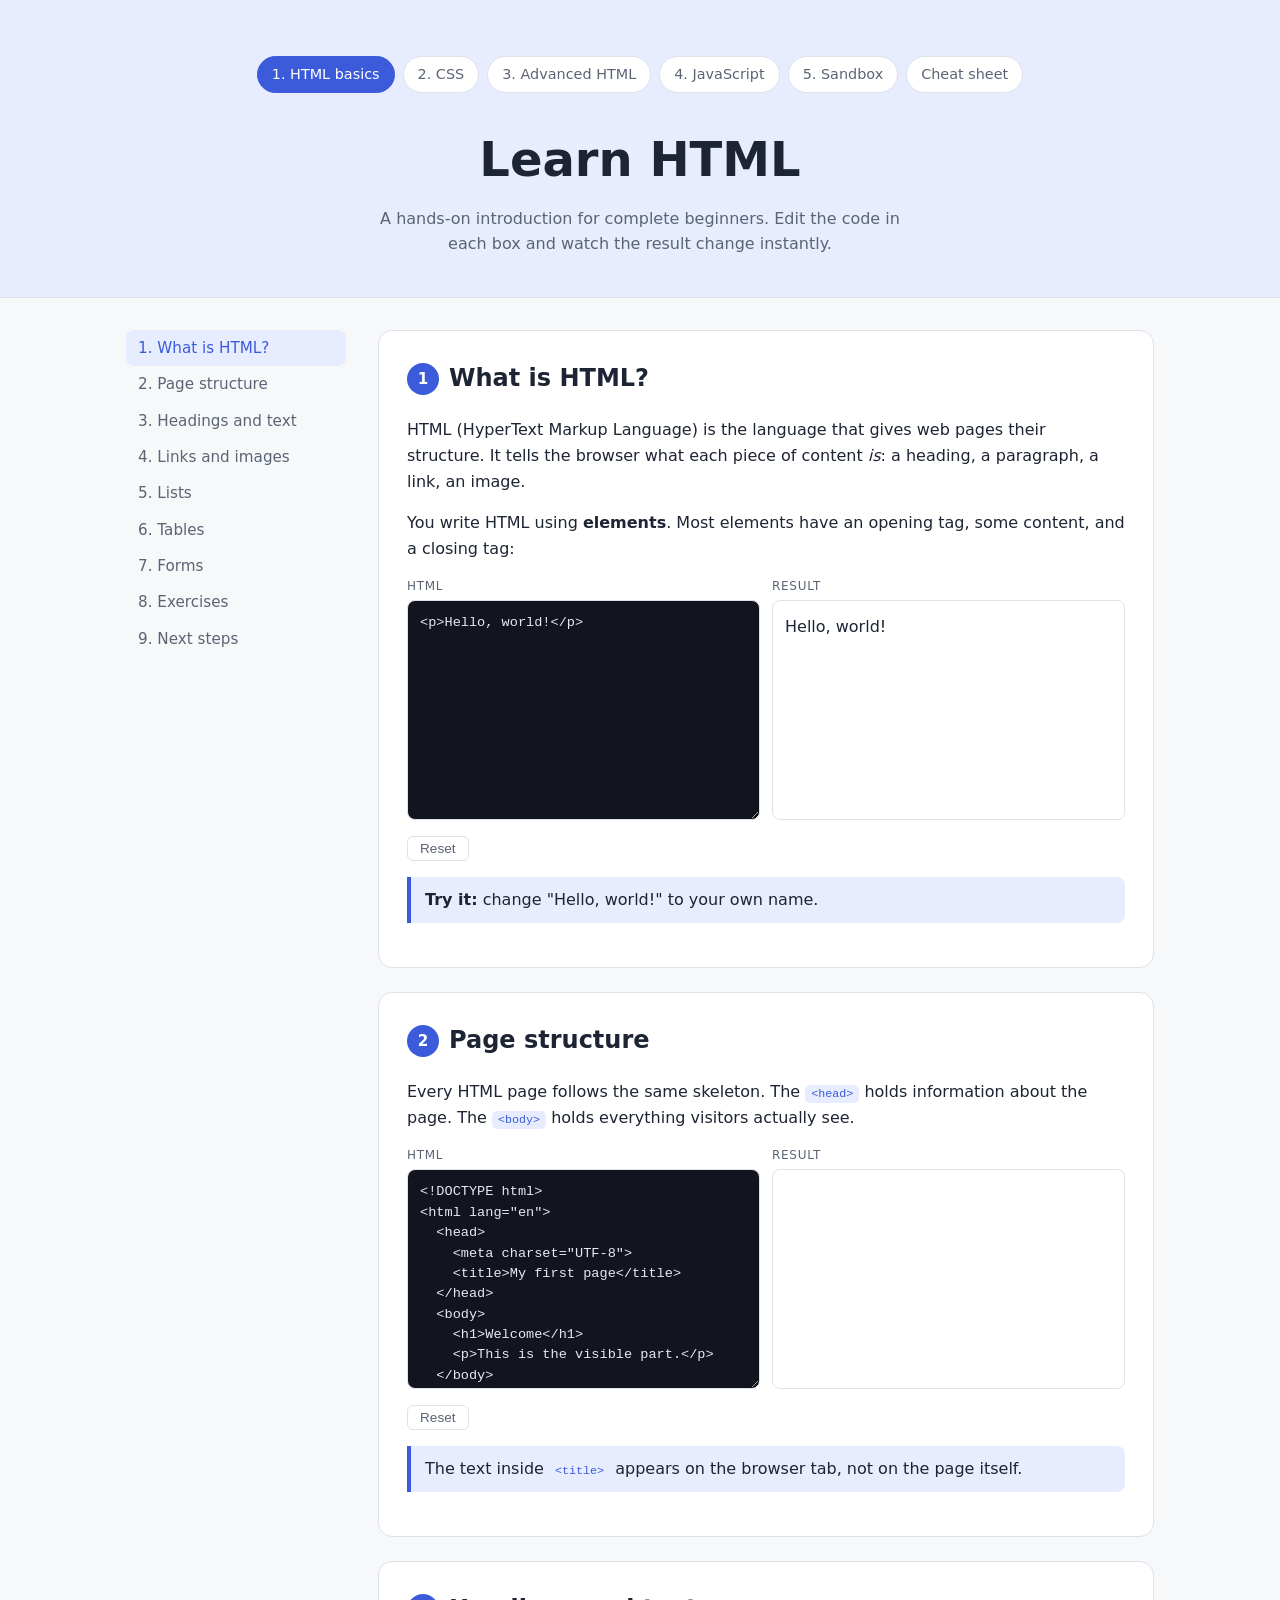
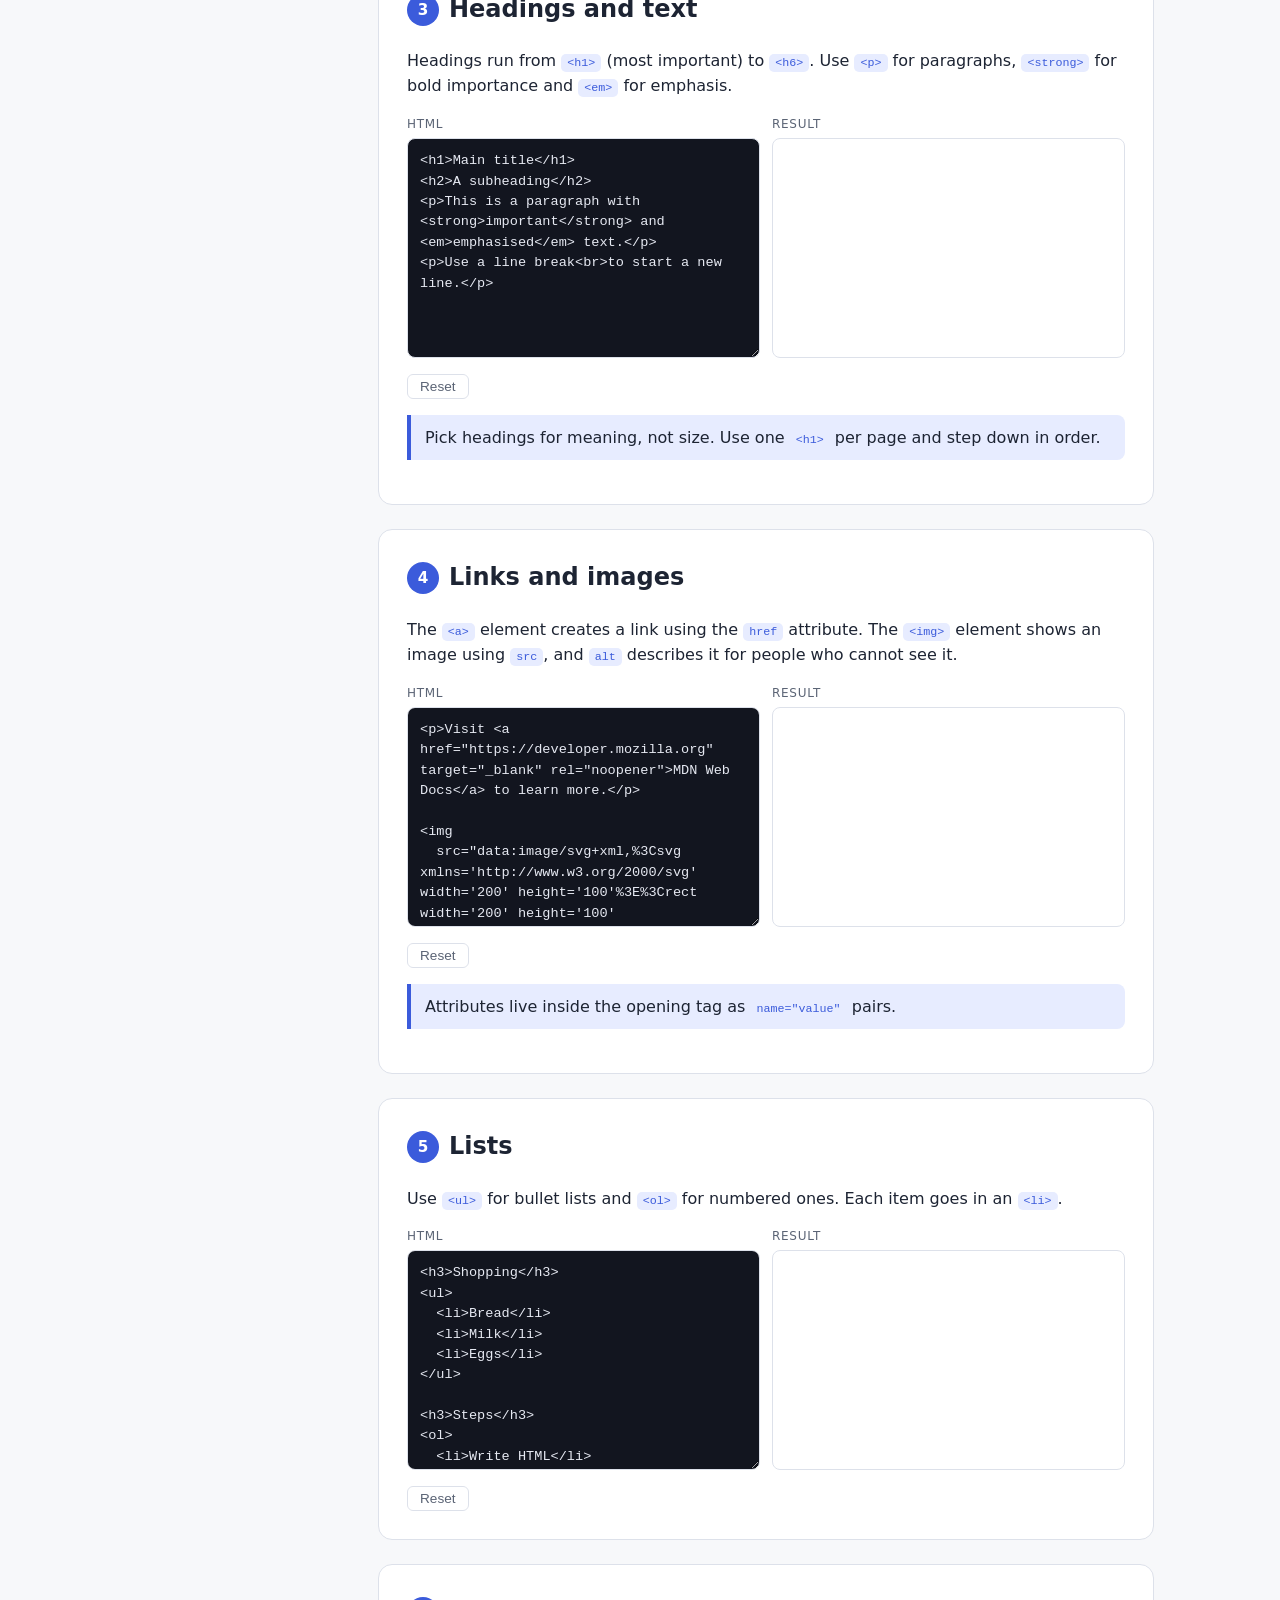
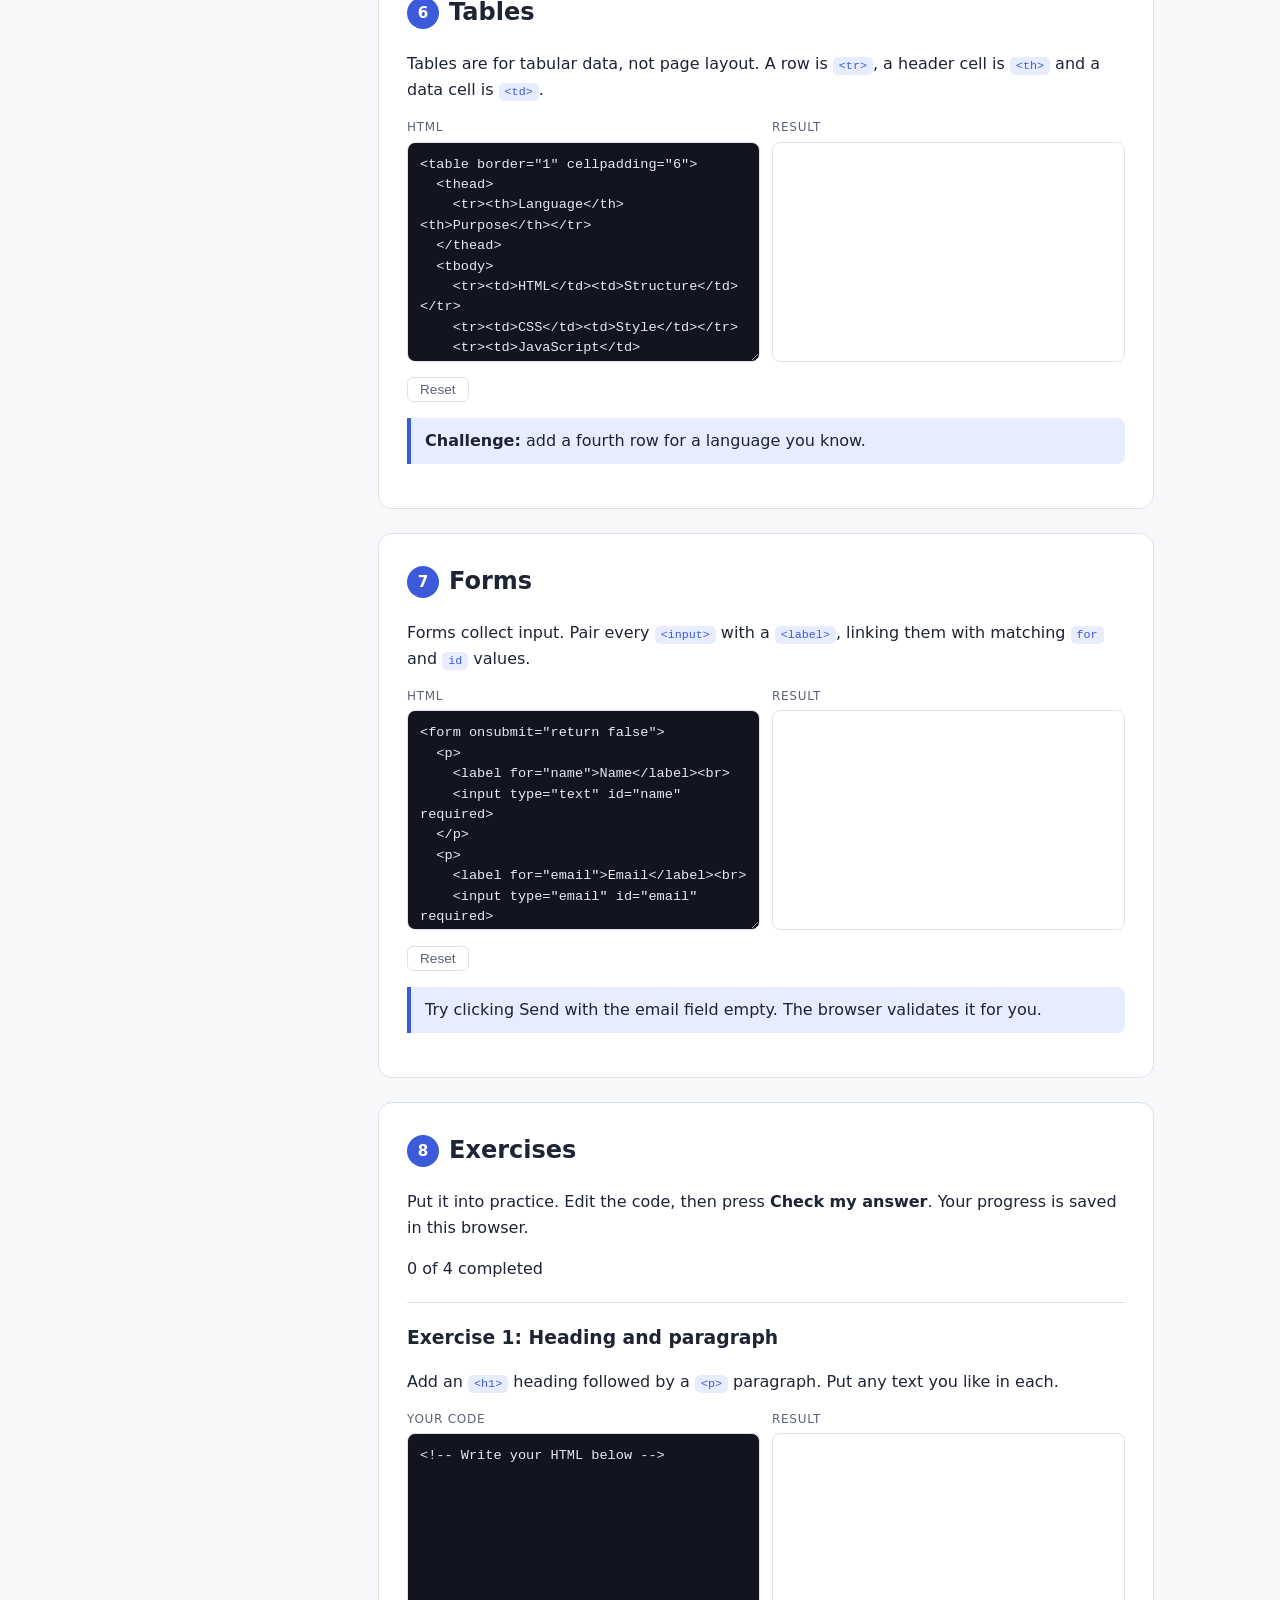
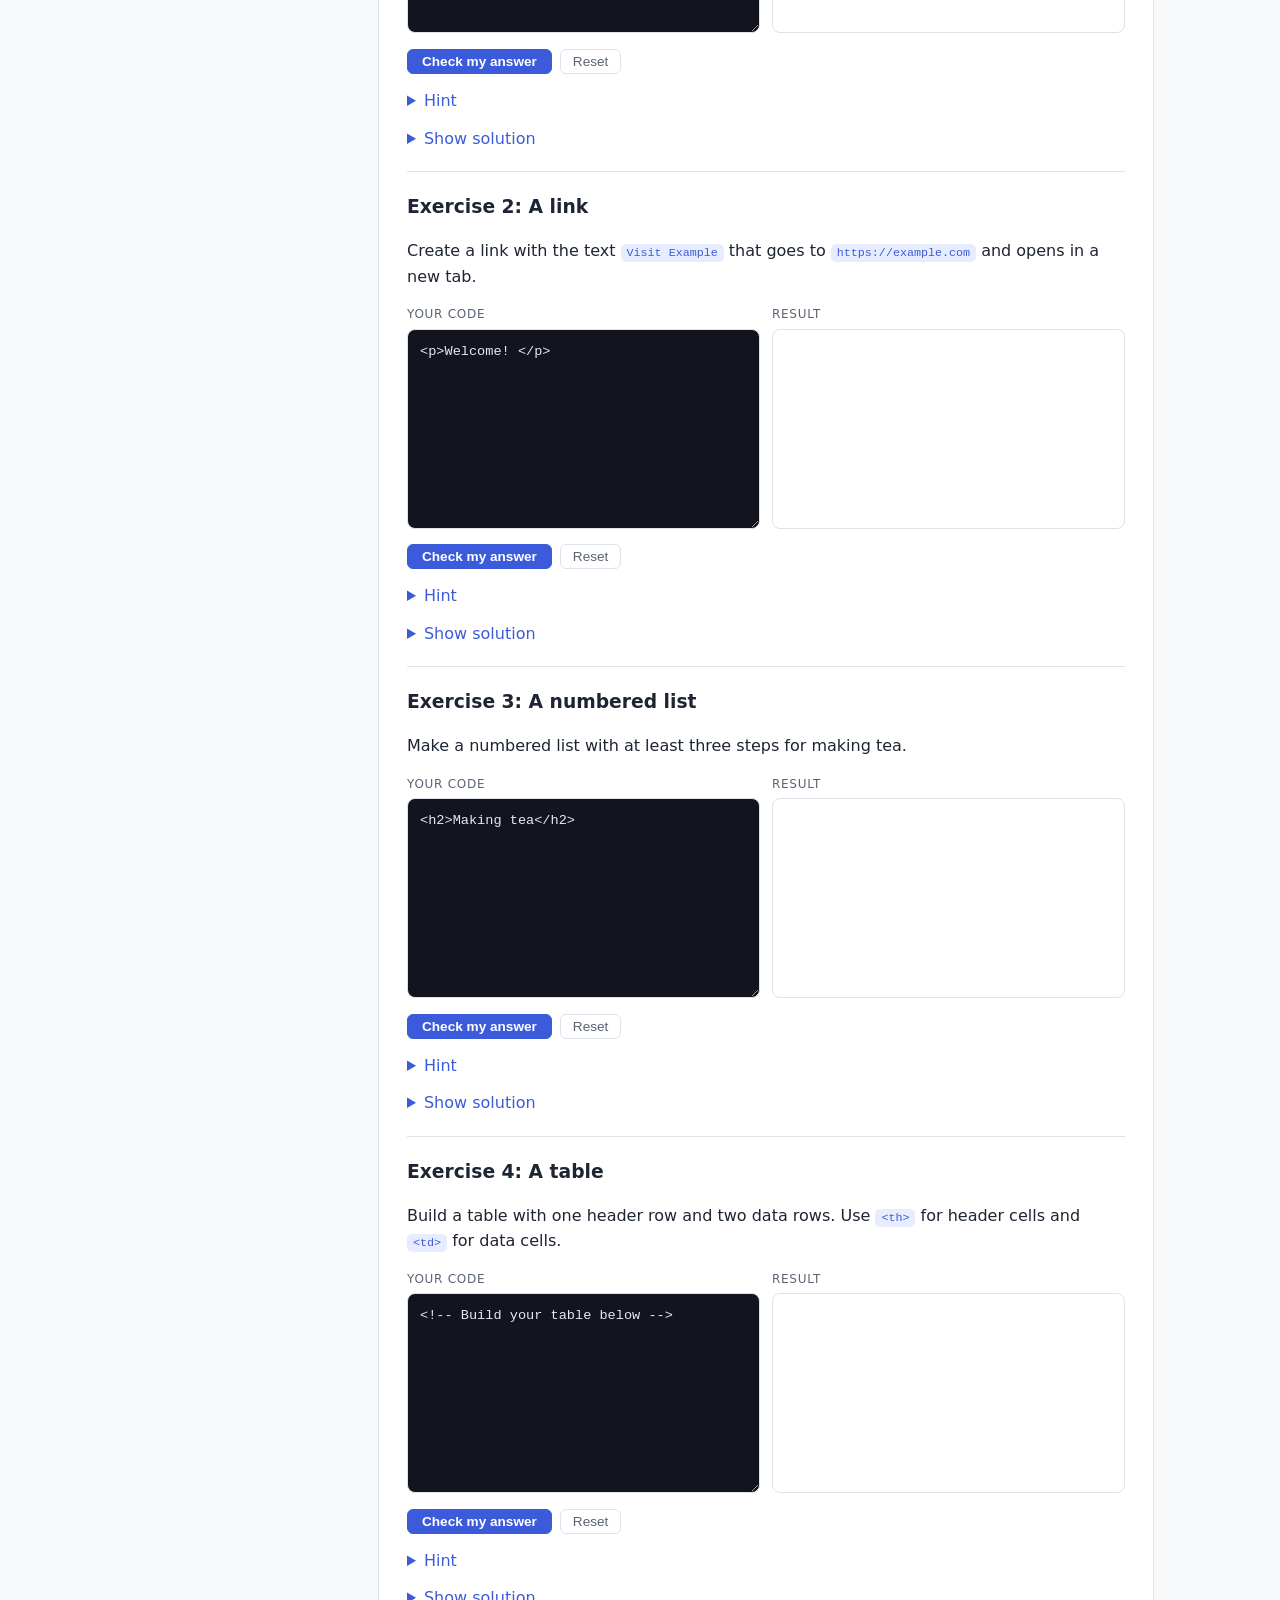
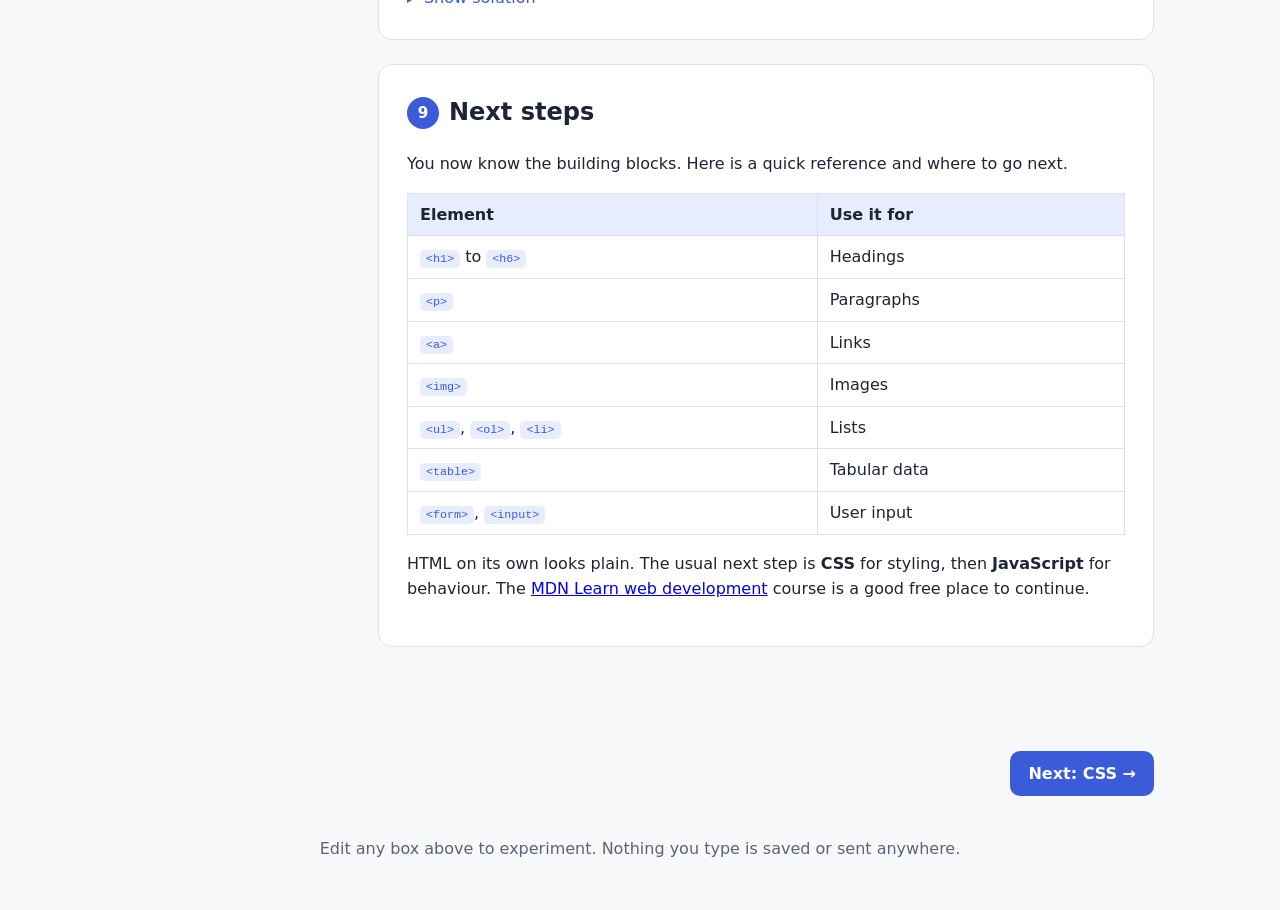
<file: index.html>
<!DOCTYPE html>
<html lang="en-GB">
<head>
<meta charset="UTF-8">
<meta name="viewport" content="width=device-width, initial-scale=1">
<title>Learn HTML</title>
<style>
  :root {
    --bg: #f7f8fa;
    --surface: #ffffff;
    --text: #1d2433;
    --muted: #5b6475;
    --accent: #3b5bdb;
    --accent-soft: #e7ecff;
    --border: #dde1ea;
    --code-bg: #12151f;
    --code-text: #e6e9f2;
  }
  @media (prefers-color-scheme: dark) {
    :root {
      --bg: #0f1219;
      --surface: #181c27;
      --text: #e6e9f2;
      --muted: #9aa3b5;
      --accent: #8da2ff;
      --accent-soft: #232a45;
      --border: #2a3042;
      --code-bg: #0b0d13;
    }
  }
  * { box-sizing: border-box; }
  body {
    margin: 0;
    font-family: system-ui, -apple-system, "Segoe UI", Roboto, sans-serif;
    background: var(--bg);
    color: var(--text);
    line-height: 1.6;
  }
  header {
    padding: 56px 16px 40px;
    text-align: center;
    background: var(--accent-soft);
    border-bottom: 1px solid var(--border);
  }
  header h1 { margin: 0 0 8px; font-size: clamp(2rem, 6vw, 3rem); }
  header p { margin: 0 auto; max-width: 560px; color: var(--muted); }
  .layout {
    display: grid;
    grid-template-columns: 220px minmax(0, 1fr);
    gap: 32px;
    max-width: 1060px;
    margin: 0 auto;
    padding: 32px 16px 80px;
  }
  nav.toc { position: sticky; top: 24px; align-self: start; }
  nav.toc ol { list-style: none; margin: 0; padding: 0; }
  nav.toc a {
    display: block;
    padding: 6px 12px;
    border-radius: 8px;
    color: var(--muted);
    text-decoration: none;
    font-size: 0.95rem;
  }
  nav a:hover, nav a.active { background: var(--accent-soft); color: var(--accent); }
  section {
    background: var(--surface);
    border: 1px solid var(--border);
    border-radius: 14px;
    padding: 28px;
    margin-bottom: 24px;
  }
  section h2 { margin-top: 0; }
  section h2 .num {
    display: inline-block;
    width: 32px; height: 32px;
    line-height: 32px;
    text-align: center;
    border-radius: 50%;
    background: var(--accent);
    color: #fff;
    font-size: 0.95rem;
    margin-right: 10px;
    vertical-align: middle;
  }
  code.inline {
    background: var(--accent-soft);
    color: var(--accent);
    padding: 2px 6px;
    border-radius: 5px;
    font-size: 0.9em;
  }
  .tip {
    border-left: 4px solid var(--accent);
    background: var(--accent-soft);
    padding: 10px 14px;
    border-radius: 0 8px 8px 0;
    margin: 16px 0;
  }
  .playground {
    display: grid;
    grid-template-columns: 1fr 1fr;
    gap: 12px;
    margin-top: 16px;
  }
  .pane-label {
    font-size: 0.75rem;
    text-transform: uppercase;
    letter-spacing: 0.06em;
    color: var(--muted);
    margin-bottom: 4px;
  }
  textarea {
    width: 100%;
    height: 220px;
    resize: vertical;
    background: var(--code-bg);
    color: var(--code-text);
    border: 1px solid var(--border);
    border-radius: 8px;
    padding: 12px;
    font-family: ui-monospace, "SF Mono", Menlo, Consolas, monospace;
    font-size: 0.85rem;
    line-height: 1.5;
    tab-size: 2;
  }
  textarea:focus-visible, iframe:focus-visible, button:focus-visible, a:focus-visible {
    outline: 2px solid var(--accent);
    outline-offset: 2px;
  }
  iframe {
    width: 100%;
    height: 220px;
    border: 1px solid var(--border);
    border-radius: 8px;
    background: #fff;
  }
  button.reset {
    margin-top: 8px;
    background: none;
    border: 1px solid var(--border);
    color: var(--muted);
    padding: 4px 12px;
    border-radius: 6px;
    cursor: pointer;
    font-size: 0.85rem;
  }
  button.reset:hover { color: var(--accent); border-color: var(--accent); }
  table.ref { border-collapse: collapse; width: 100%; margin-top: 12px; }
  table.ref th, table.ref td { border: 1px solid var(--border); padding: 8px 12px; text-align: left; }
  table.ref th { background: var(--accent-soft); }
  .series { display: flex; flex-wrap: wrap; justify-content: center; gap: 8px; margin-bottom: 28px; }
  .series a { padding: 6px 14px; border-radius: 999px; border: 1px solid var(--border); background: var(--surface); color: var(--muted); text-decoration: none; font-size: 0.9rem; }
  .series a:hover { color: var(--accent); border-color: var(--accent); }
  .series a[aria-current="page"] { background: var(--accent); border-color: var(--accent); color: #fff; }
  .pager { display: flex; justify-content: flex-end; max-width: 1060px; margin: 0 auto; padding: 0 16px 40px; }
  .pager a { padding: 10px 18px; border-radius: 10px; background: var(--accent); color: #fff; text-decoration: none; font-weight: 600; }
  footer { text-align: center; color: var(--muted); padding: 0 16px 48px; }
  @media (max-width: 800px) {
    .layout { grid-template-columns: 1fr; }
    nav.toc { position: static; }
    nav.toc ol { display: flex; flex-wrap: wrap; gap: 4px; }
    .playground { grid-template-columns: 1fr; }
    section { padding: 20px; }
  }
</style>
<link rel="stylesheet" href="exercises.css">
</head>
<body>

<header>
  <nav class="series" aria-label="Tutorial series">
    <a href="index.html" aria-current="page">1. HTML basics</a>
    <a href="css.html">2. CSS</a>
    <a href="advanced.html">3. Advanced HTML</a>
    <a href="javascript.html">4. JavaScript</a><a href="sandbox.html">5. Sandbox</a><a href="cheatsheet.html">Cheat sheet</a>
  </nav>
  <h1>Learn HTML</h1>
  <p>A hands-on introduction for complete beginners. Edit the code in each box and watch the result change instantly.</p>
</header>

<div class="layout">
  <nav class="toc" aria-label="Tutorial sections">
    <ol>
      <li><a href="#what">1. What is HTML?</a></li>
      <li><a href="#structure">2. Page structure</a></li>
      <li><a href="#text">3. Headings and text</a></li>
      <li><a href="#links">4. Links and images</a></li>
      <li><a href="#lists">5. Lists</a></li>
      <li><a href="#tables">6. Tables</a></li>
      <li><a href="#forms">7. Forms</a></li>
      <li><a href="#exercises">8. Exercises</a></li><li><a href="#next">9. Next steps</a></li>
    </ol>
  </nav>

  <main>
    <section id="what">
      <h2><span class="num">1</span>What is HTML?</h2>
      <p>HTML (HyperText Markup Language) is the language that gives web pages their structure. It tells the browser what each piece of content <em>is</em>: a heading, a paragraph, a link, an image.</p>
      <p>You write HTML using <strong>elements</strong>. Most elements have an opening tag, some content, and a closing tag:</p>
      <div class="playground">
        <div>
          <div class="pane-label">HTML</div>
          <textarea data-editor spellcheck="false" aria-label="HTML editor">&lt;p&gt;Hello, world!&lt;/p&gt;</textarea>
          <button class="reset" type="button">Reset</button>
        </div>
        <div>
          <div class="pane-label">Result</div>
          <iframe title="Live preview" sandbox="allow-scripts allow-forms allow-modals"></iframe>
        </div>
      </div>
      <div class="tip"><strong>Try it:</strong> change "Hello, world!" to your own name.</div>
    </section>

    <section id="structure">
      <h2><span class="num">2</span>Page structure</h2>
      <p>Every HTML page follows the same skeleton. The <code class="inline">&lt;head&gt;</code> holds information about the page. The <code class="inline">&lt;body&gt;</code> holds everything visitors actually see.</p>
      <div class="playground">
        <div>
          <div class="pane-label">HTML</div>
          <textarea data-editor spellcheck="false" aria-label="HTML editor">&lt;!DOCTYPE html&gt;
&lt;html lang="en"&gt;
  &lt;head&gt;
    &lt;meta charset="UTF-8"&gt;
    &lt;title&gt;My first page&lt;/title&gt;
  &lt;/head&gt;
  &lt;body&gt;
    &lt;h1&gt;Welcome&lt;/h1&gt;
    &lt;p&gt;This is the visible part.&lt;/p&gt;
  &lt;/body&gt;
&lt;/html&gt;</textarea>
          <button class="reset" type="button">Reset</button>
        </div>
        <div>
          <div class="pane-label">Result</div>
          <iframe title="Live preview" sandbox="allow-scripts allow-forms allow-modals"></iframe>
        </div>
      </div>
      <div class="tip">The text inside <code class="inline">&lt;title&gt;</code> appears on the browser tab, not on the page itself.</div>
    </section>

    <section id="text">
      <h2><span class="num">3</span>Headings and text</h2>
      <p>Headings run from <code class="inline">&lt;h1&gt;</code> (most important) to <code class="inline">&lt;h6&gt;</code>. Use <code class="inline">&lt;p&gt;</code> for paragraphs, <code class="inline">&lt;strong&gt;</code> for bold importance and <code class="inline">&lt;em&gt;</code> for emphasis.</p>
      <div class="playground">
        <div>
          <div class="pane-label">HTML</div>
          <textarea data-editor spellcheck="false" aria-label="HTML editor">&lt;h1&gt;Main title&lt;/h1&gt;
&lt;h2&gt;A subheading&lt;/h2&gt;
&lt;p&gt;This is a paragraph with &lt;strong&gt;important&lt;/strong&gt; and &lt;em&gt;emphasised&lt;/em&gt; text.&lt;/p&gt;
&lt;p&gt;Use a line break&lt;br&gt;to start a new line.&lt;/p&gt;</textarea>
          <button class="reset" type="button">Reset</button>
        </div>
        <div>
          <div class="pane-label">Result</div>
          <iframe title="Live preview" sandbox="allow-scripts allow-forms allow-modals"></iframe>
        </div>
      </div>
      <div class="tip">Pick headings for meaning, not size. Use one <code class="inline">&lt;h1&gt;</code> per page and step down in order.</div>
    </section>

    <section id="links">
      <h2><span class="num">4</span>Links and images</h2>
      <p>The <code class="inline">&lt;a&gt;</code> element creates a link using the <code class="inline">href</code> attribute. The <code class="inline">&lt;img&gt;</code> element shows an image using <code class="inline">src</code>, and <code class="inline">alt</code> describes it for people who cannot see it.</p>
      <div class="playground">
        <div>
          <div class="pane-label">HTML</div>
          <textarea data-editor spellcheck="false" aria-label="HTML editor">&lt;p&gt;Visit &lt;a href="https://developer.mozilla.org" target="_blank" rel="noopener"&gt;MDN Web Docs&lt;/a&gt; to learn more.&lt;/p&gt;

&lt;img
  src="data:image/svg+xml,%3Csvg xmlns='http://www.w3.org/2000/svg' width='200' height='100'%3E%3Crect width='200' height='100' fill='%233b5bdb'/%3E%3Ctext x='100' y='56' fill='white' font-size='20' text-anchor='middle'%3EHello%3C/text%3E%3C/svg%3E"
  alt="A blue rectangle that says Hello"
  width="200"&gt;</textarea>
          <button class="reset" type="button">Reset</button>
        </div>
        <div>
          <div class="pane-label">Result</div>
          <iframe title="Live preview" sandbox="allow-scripts allow-forms allow-modals"></iframe>
        </div>
      </div>
      <div class="tip">Attributes live inside the opening tag as <code class="inline">name="value"</code> pairs.</div>
    </section>

    <section id="lists">
      <h2><span class="num">5</span>Lists</h2>
      <p>Use <code class="inline">&lt;ul&gt;</code> for bullet lists and <code class="inline">&lt;ol&gt;</code> for numbered ones. Each item goes in an <code class="inline">&lt;li&gt;</code>.</p>
      <div class="playground">
        <div>
          <div class="pane-label">HTML</div>
          <textarea data-editor spellcheck="false" aria-label="HTML editor">&lt;h3&gt;Shopping&lt;/h3&gt;
&lt;ul&gt;
  &lt;li&gt;Bread&lt;/li&gt;
  &lt;li&gt;Milk&lt;/li&gt;
  &lt;li&gt;Eggs&lt;/li&gt;
&lt;/ul&gt;

&lt;h3&gt;Steps&lt;/h3&gt;
&lt;ol&gt;
  &lt;li&gt;Write HTML&lt;/li&gt;
  &lt;li&gt;Open in a browser&lt;/li&gt;
  &lt;li&gt;Admire it&lt;/li&gt;
&lt;/ol&gt;</textarea>
          <button class="reset" type="button">Reset</button>
        </div>
        <div>
          <div class="pane-label">Result</div>
          <iframe title="Live preview" sandbox="allow-scripts allow-forms allow-modals"></iframe>
        </div>
      </div>
    </section>

    <section id="tables">
      <h2><span class="num">6</span>Tables</h2>
      <p>Tables are for tabular data, not page layout. A row is <code class="inline">&lt;tr&gt;</code>, a header cell is <code class="inline">&lt;th&gt;</code> and a data cell is <code class="inline">&lt;td&gt;</code>.</p>
      <div class="playground">
        <div>
          <div class="pane-label">HTML</div>
          <textarea data-editor spellcheck="false" aria-label="HTML editor">&lt;table border="1" cellpadding="6"&gt;
  &lt;thead&gt;
    &lt;tr&gt;&lt;th&gt;Language&lt;/th&gt;&lt;th&gt;Purpose&lt;/th&gt;&lt;/tr&gt;
  &lt;/thead&gt;
  &lt;tbody&gt;
    &lt;tr&gt;&lt;td&gt;HTML&lt;/td&gt;&lt;td&gt;Structure&lt;/td&gt;&lt;/tr&gt;
    &lt;tr&gt;&lt;td&gt;CSS&lt;/td&gt;&lt;td&gt;Style&lt;/td&gt;&lt;/tr&gt;
    &lt;tr&gt;&lt;td&gt;JavaScript&lt;/td&gt;&lt;td&gt;Behaviour&lt;/td&gt;&lt;/tr&gt;
  &lt;/tbody&gt;
&lt;/table&gt;</textarea>
          <button class="reset" type="button">Reset</button>
        </div>
        <div>
          <div class="pane-label">Result</div>
          <iframe title="Live preview" sandbox="allow-scripts allow-forms allow-modals"></iframe>
        </div>
      </div>
      <div class="tip"><strong>Challenge:</strong> add a fourth row for a language you know.</div>
    </section>

    <section id="forms">
      <h2><span class="num">7</span>Forms</h2>
      <p>Forms collect input. Pair every <code class="inline">&lt;input&gt;</code> with a <code class="inline">&lt;label&gt;</code>, linking them with matching <code class="inline">for</code> and <code class="inline">id</code> values.</p>
      <div class="playground">
        <div>
          <div class="pane-label">HTML</div>
          <textarea data-editor spellcheck="false" aria-label="HTML editor">&lt;form onsubmit="return false"&gt;
  &lt;p&gt;
    &lt;label for="name"&gt;Name&lt;/label&gt;&lt;br&gt;
    &lt;input type="text" id="name" required&gt;
  &lt;/p&gt;
  &lt;p&gt;
    &lt;label for="email"&gt;Email&lt;/label&gt;&lt;br&gt;
    &lt;input type="email" id="email" required&gt;
  &lt;/p&gt;
  &lt;p&gt;
    &lt;label for="role"&gt;Role&lt;/label&gt;&lt;br&gt;
    &lt;select id="role"&gt;
      &lt;option&gt;Learner&lt;/option&gt;
      &lt;option&gt;Coach&lt;/option&gt;
    &lt;/select&gt;
  &lt;/p&gt;
  &lt;button type="submit"&gt;Send&lt;/button&gt;
&lt;/form&gt;</textarea>
          <button class="reset" type="button">Reset</button>
        </div>
        <div>
          <div class="pane-label">Result</div>
          <iframe title="Live preview" sandbox="allow-scripts allow-forms allow-modals"></iframe>
        </div>
      </div>
      <div class="tip">Try clicking Send with the email field empty. The browser validates it for you.</div>
    </section>

    <section id="exercises" data-page="index"><h2><span class="num">8</span>Exercises</h2><p>Put it into practice. Edit the code, then press <strong>Check my answer</strong>. Your progress is saved in this browser.</p><p class="progress" id="ex-progress"></p><div id="ex-list"></div></section><section id="next">
      <h2><span class="num">9</span>Next steps</h2>
      <p>You now know the building blocks. Here is a quick reference and where to go next.</p>
      <table class="ref">
        <thead><tr><th>Element</th><th>Use it for</th></tr></thead>
        <tbody>
          <tr><td><code class="inline">&lt;h1&gt;</code> to <code class="inline">&lt;h6&gt;</code></td><td>Headings</td></tr>
          <tr><td><code class="inline">&lt;p&gt;</code></td><td>Paragraphs</td></tr>
          <tr><td><code class="inline">&lt;a&gt;</code></td><td>Links</td></tr>
          <tr><td><code class="inline">&lt;img&gt;</code></td><td>Images</td></tr>
          <tr><td><code class="inline">&lt;ul&gt;</code>, <code class="inline">&lt;ol&gt;</code>, <code class="inline">&lt;li&gt;</code></td><td>Lists</td></tr>
          <tr><td><code class="inline">&lt;table&gt;</code></td><td>Tabular data</td></tr>
          <tr><td><code class="inline">&lt;form&gt;</code>, <code class="inline">&lt;input&gt;</code></td><td>User input</td></tr>
        </tbody>
      </table>
      <p>HTML on its own looks plain. The usual next step is <strong>CSS</strong> for styling, then <strong>JavaScript</strong> for behaviour. The <a href="https://developer.mozilla.org/en-US/docs/Learn_web_development" target="_blank" rel="noopener">MDN Learn web development</a> course is a good free place to continue.</p>
    </section>
  </main>
</div>

<div class="pager"><a href="css.html">Next: CSS &rarr;</a></div>

<footer>Edit any box above to experiment. Nothing you type is saved or sent anywhere.</footer>

<script>
  document.querySelectorAll('.playground').forEach((pg) => {
    const editor = pg.querySelector('[data-editor]');
    const frame = pg.querySelector('iframe');
    const reset = pg.querySelector('.reset');
    const original = editor.value;

    const render = () => {
      frame.srcdoc =
        '<style>body{font-family:system-ui,sans-serif;margin:12px;color:#1d2433}</style>' + editor.value;
    };

    editor.addEventListener('input', render);
    editor.addEventListener('keydown', (e) => {
      if (e.key !== 'Tab') return;
      e.preventDefault();
      const { selectionStart: s, selectionEnd: en } = editor;
      editor.setRangeText('  ', s, en, 'end');
      render();
    });
    reset.addEventListener('click', () => {
      editor.value = original;
      render();
    });
    render();
  });

  const links = [...document.querySelectorAll('nav.toc a')];
  const observer = new IntersectionObserver(
    (entries) => {
      entries.forEach((entry) => {
        if (!entry.isIntersecting) return;
        links.forEach((a) =>
          a.classList.toggle('active', a.getAttribute('href') === '#' + entry.target.id)
        );
      });
    },
    { rootMargin: '-30% 0px -60% 0px' }
  );
  document.querySelectorAll('section').forEach((s) => observer.observe(s));
</script>
<script src="exercises-data.js"></script>
<script src="exercises.js"></script>
</body>
</html>
</file>
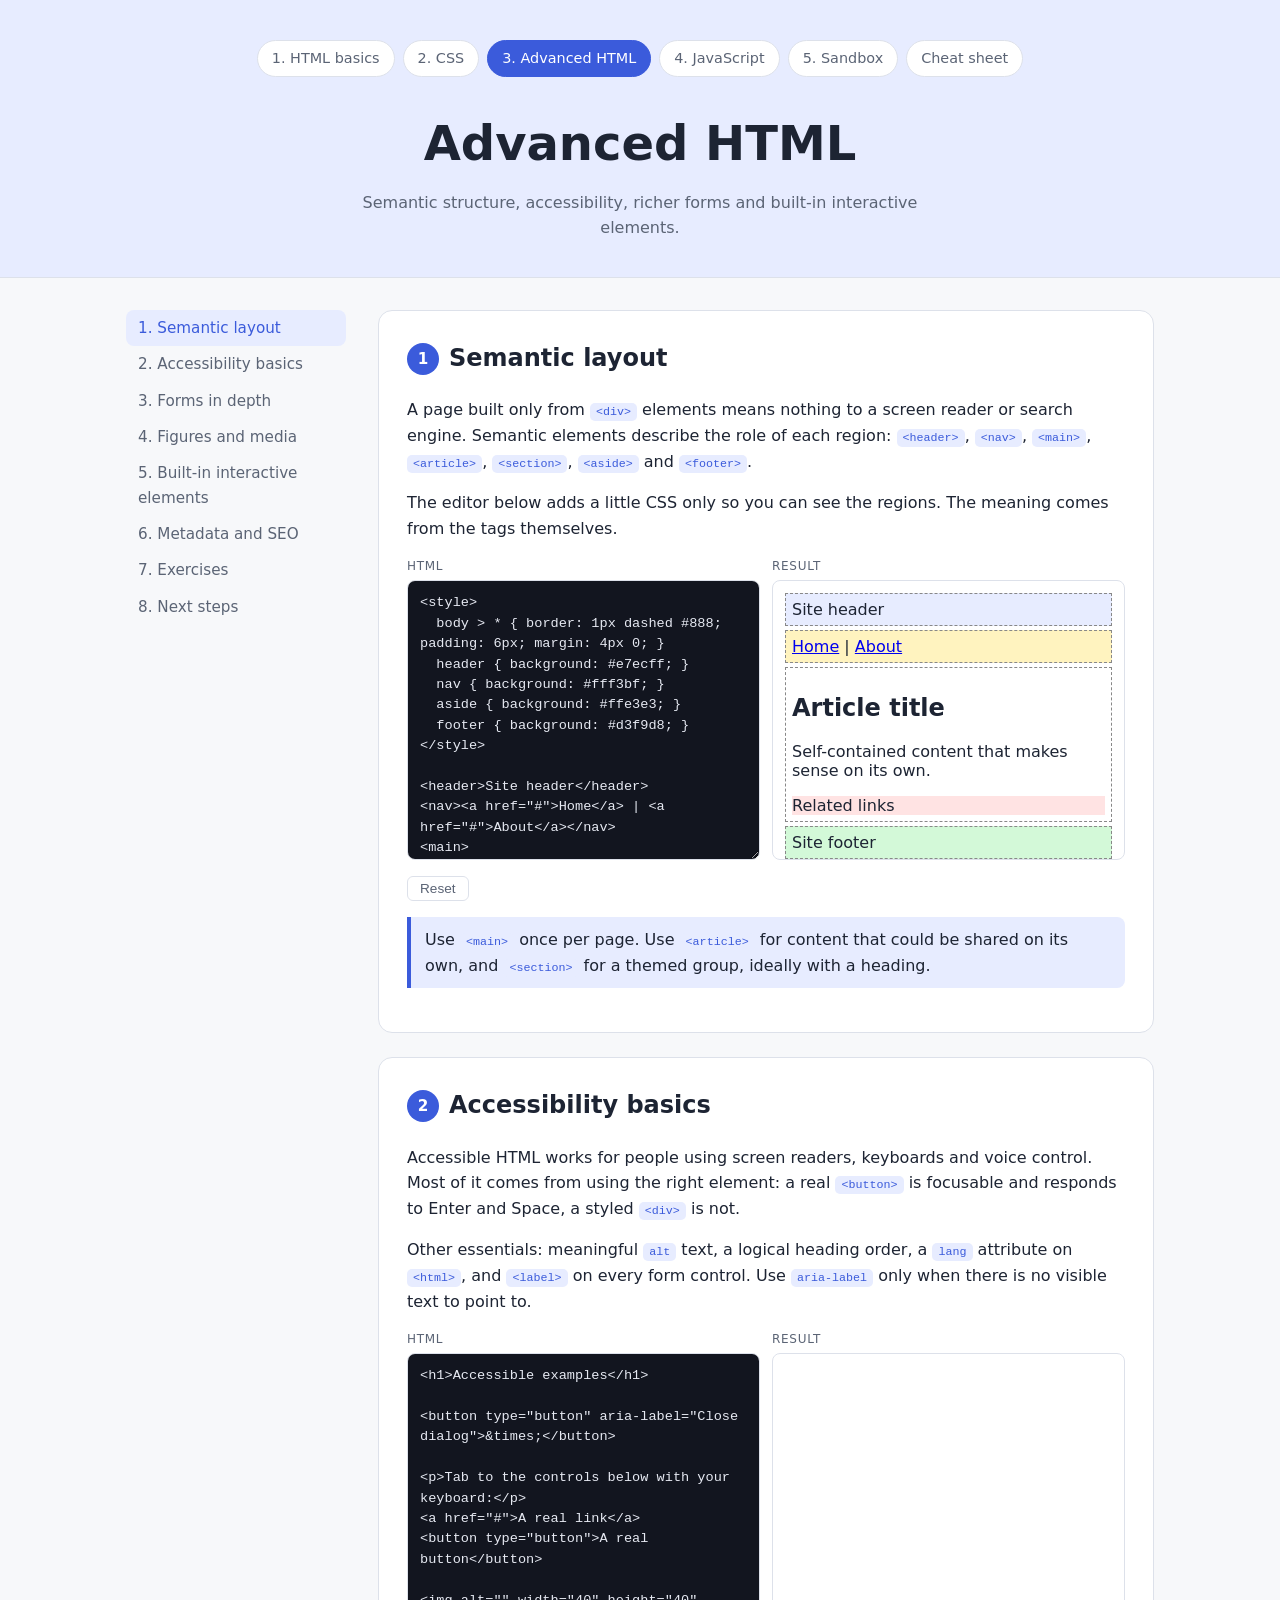
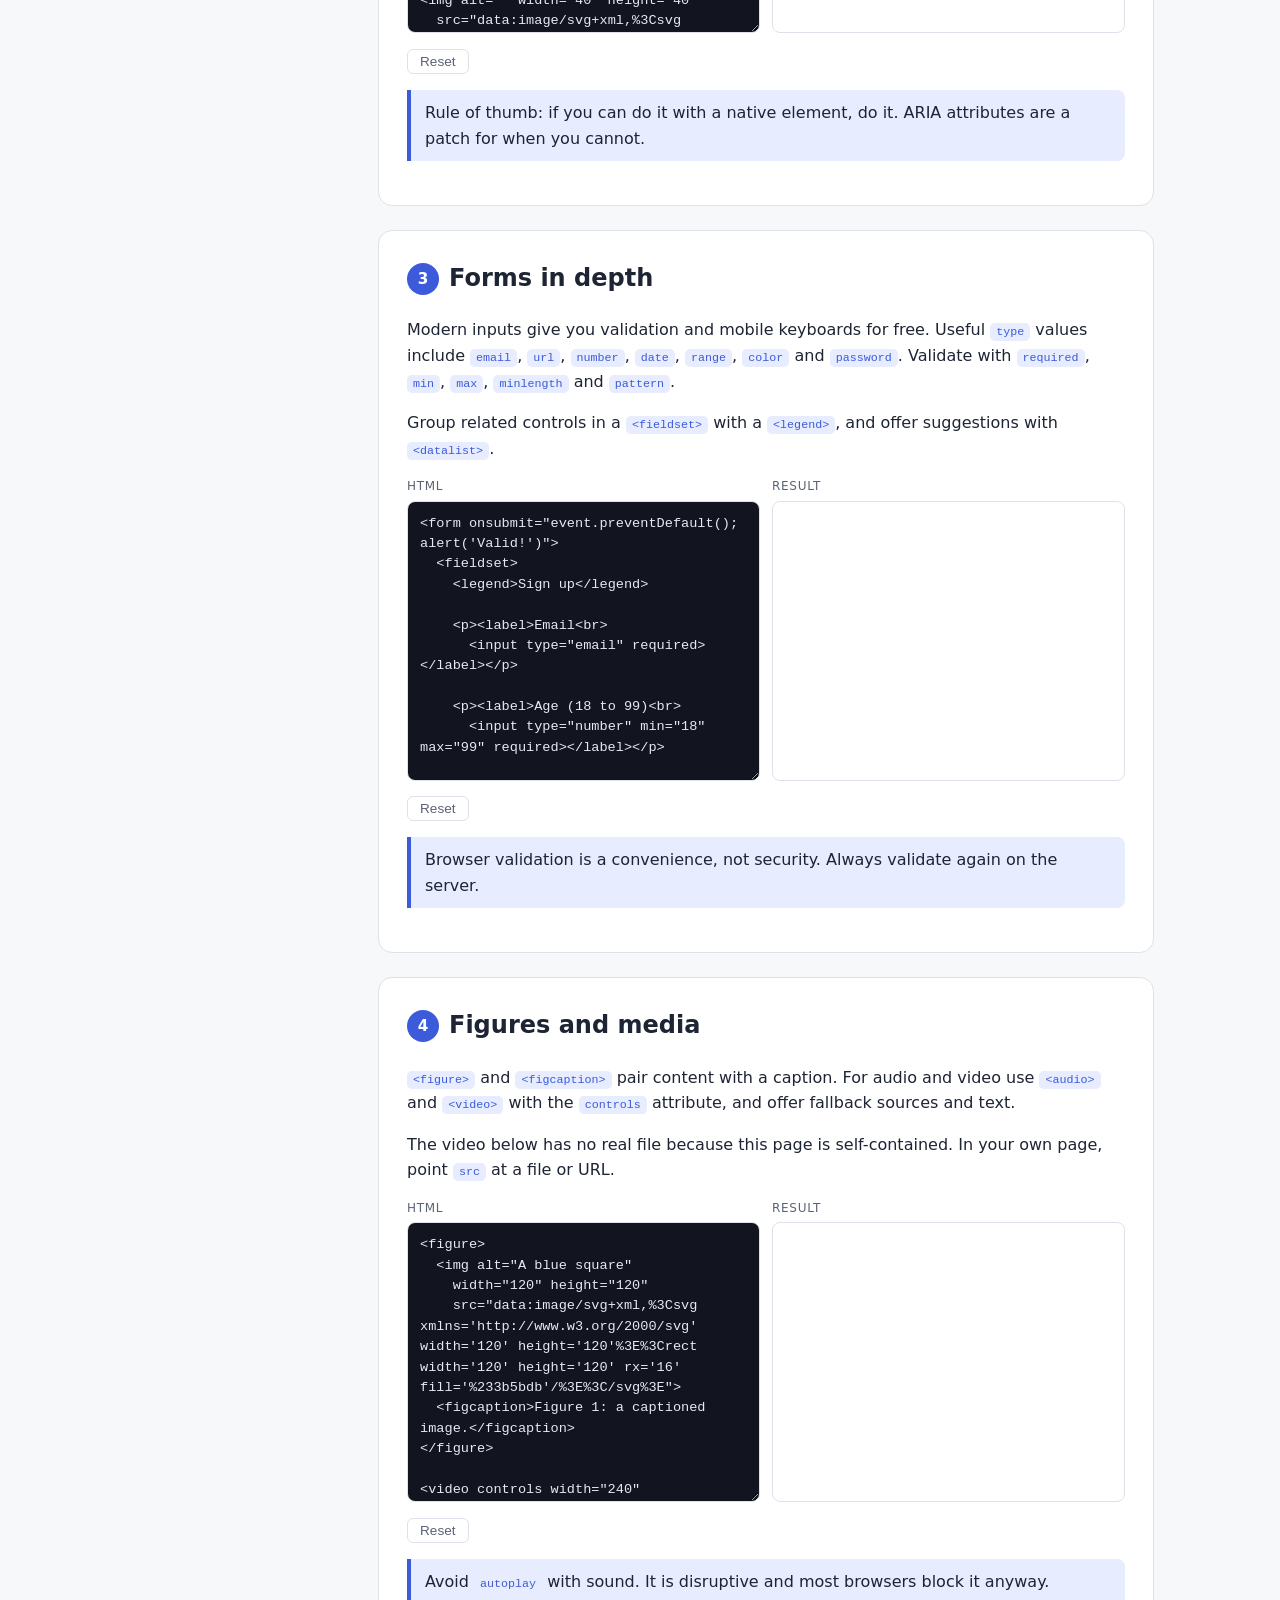
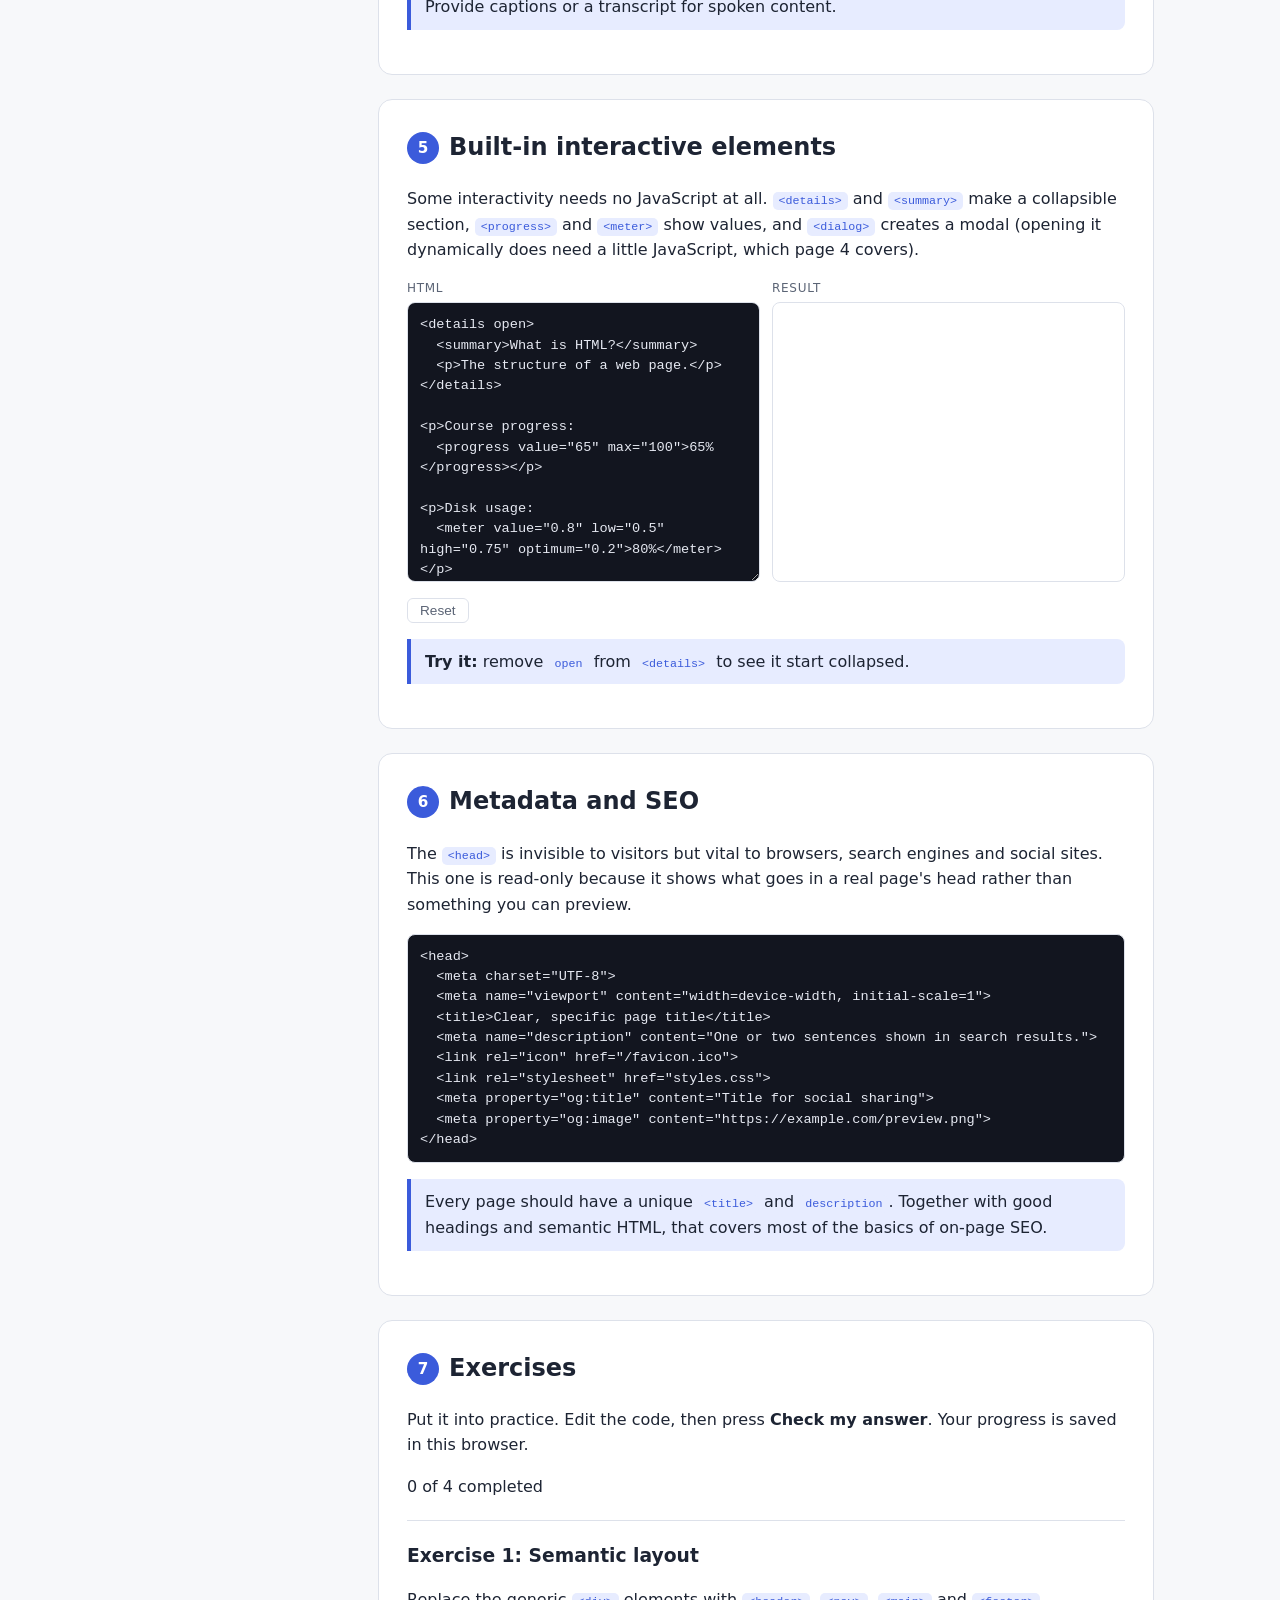
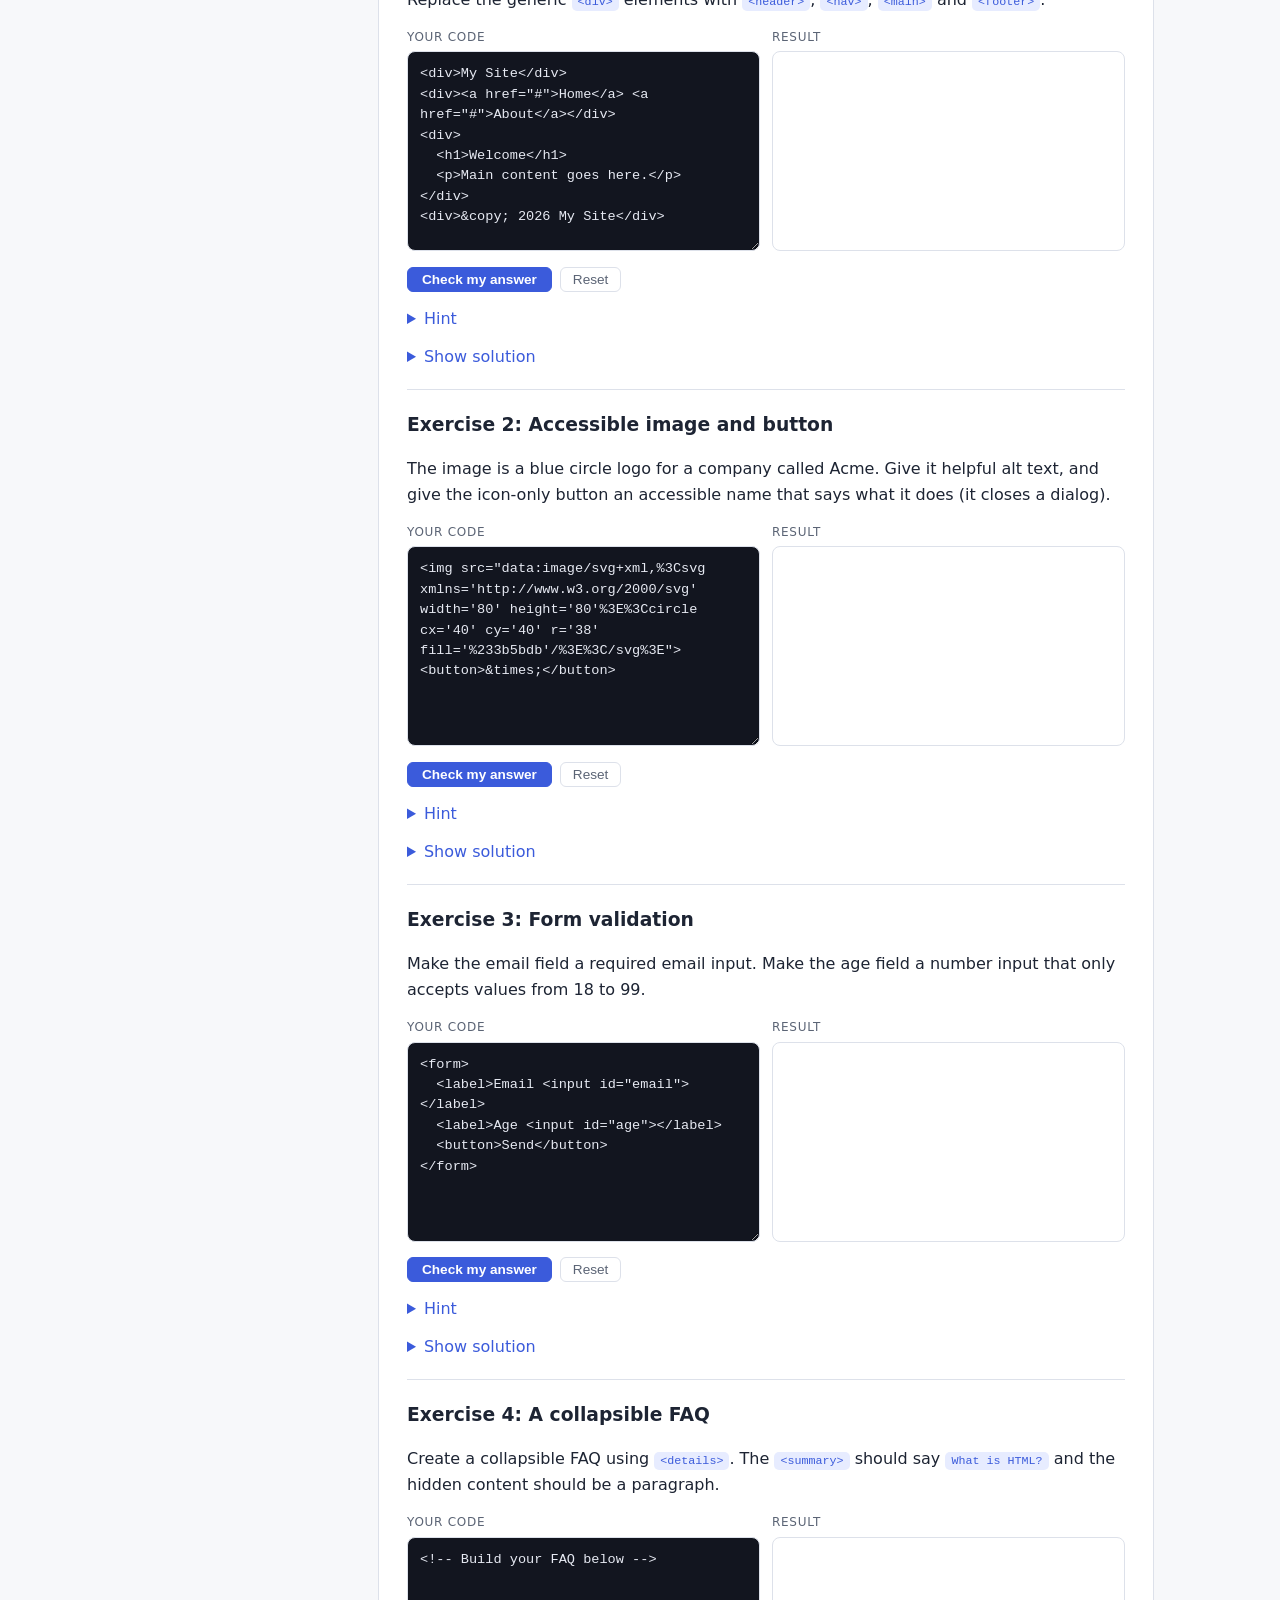
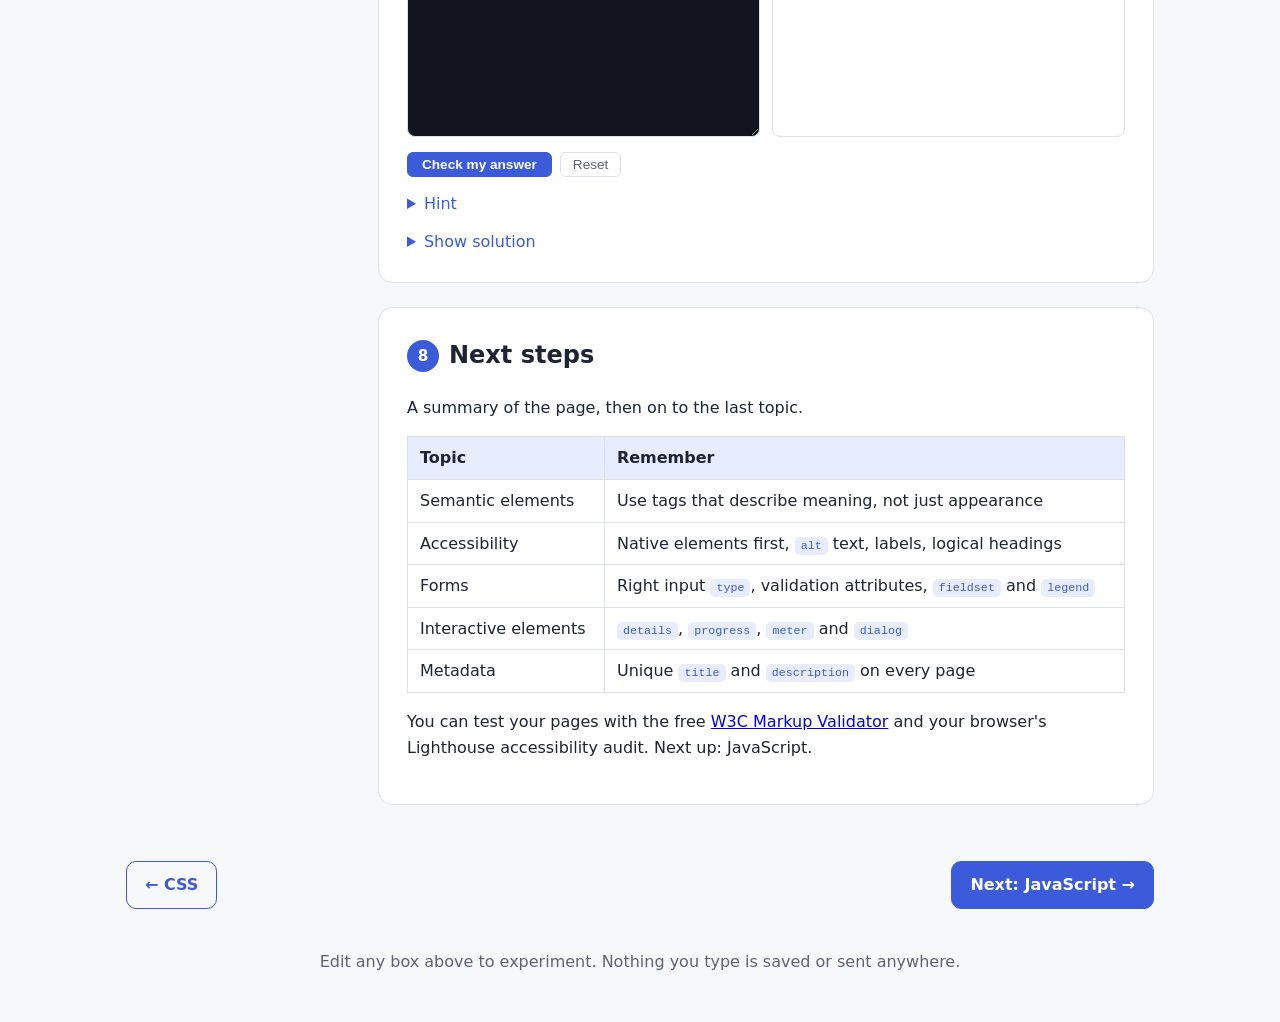
<file: advanced.html>
<!DOCTYPE html>
<html lang="en-GB">
<head>
<meta charset="UTF-8">
<meta name="viewport" content="width=device-width, initial-scale=1">
<title>Advanced HTML</title>
<style>
  :root {
    --bg: #f7f8fa; --surface: #ffffff; --text: #1d2433; --muted: #5b6475;
    --accent: #3b5bdb; --accent-soft: #e7ecff; --border: #dde1ea; --code-bg: #12151f; --code-text: #e6e9f2;
  }
  @media (prefers-color-scheme: dark) {
    :root {
      --bg: #0f1219; --surface: #181c27; --text: #e6e9f2; --muted: #9aa3b5;
      --accent: #8da2ff; --accent-soft: #232a45; --border: #2a3042; --code-bg: #0b0d13;
    }
  }
  * { box-sizing: border-box; }
  body { margin: 0; font-family: system-ui, -apple-system, "Segoe UI", Roboto, sans-serif; background: var(--bg); color: var(--text); line-height: 1.6; }
  header { padding: 40px 16px 36px; text-align: center; background: var(--accent-soft); border-bottom: 1px solid var(--border); }
  header h1 { margin: 0 0 8px; font-size: clamp(2rem, 6vw, 3rem); }
  header p { margin: 0 auto; max-width: 560px; color: var(--muted); }
  .series { display: flex; flex-wrap: wrap; justify-content: center; gap: 8px; margin-bottom: 28px; }
  .series a { padding: 6px 14px; border-radius: 999px; border: 1px solid var(--border); background: var(--surface); color: var(--muted); text-decoration: none; font-size: 0.9rem; }
  .series a:hover { color: var(--accent); border-color: var(--accent); }
  .series a[aria-current="page"] { background: var(--accent); border-color: var(--accent); color: #fff; }
  .layout { display: grid; grid-template-columns: 220px minmax(0, 1fr); gap: 32px; max-width: 1060px; margin: 0 auto; padding: 32px 16px 32px; }
  nav.toc { position: sticky; top: 24px; align-self: start; }
  nav.toc ol { list-style: none; margin: 0; padding: 0; }
  nav.toc a { display: block; padding: 6px 12px; border-radius: 8px; color: var(--muted); text-decoration: none; font-size: 0.95rem; }
  nav.toc a:hover, nav.toc a.active { background: var(--accent-soft); color: var(--accent); }
  section { background: var(--surface); border: 1px solid var(--border); border-radius: 14px; padding: 28px; margin-bottom: 24px; }
  section h2 { margin-top: 0; }
  section h2 .num { display: inline-block; width: 32px; height: 32px; line-height: 32px; text-align: center; border-radius: 50%; background: var(--accent); color: #fff; font-size: 0.95rem; margin-right: 10px; vertical-align: middle; }
  code.inline { background: var(--accent-soft); color: var(--accent); padding: 2px 6px; border-radius: 5px; font-size: 0.9em; }
  .tip { border-left: 4px solid var(--accent); background: var(--accent-soft); padding: 10px 14px; border-radius: 0 8px 8px 0; margin: 16px 0; }
  .playground { display: grid; grid-template-columns: 1fr 1fr; gap: 12px; margin-top: 16px; }
  .pane-label { font-size: 0.75rem; text-transform: uppercase; letter-spacing: 0.06em; color: var(--muted); margin-bottom: 4px; }
  textarea, pre.static { width: 100%; background: var(--code-bg); color: var(--code-text); border: 1px solid var(--border); border-radius: 8px; padding: 12px; font-family: ui-monospace, "SF Mono", Menlo, Consolas, monospace; font-size: 0.85rem; line-height: 1.5; tab-size: 2; }
  textarea { height: 280px; resize: vertical; }
  pre.static { overflow-x: auto; margin: 16px 0 0; }
  iframe { width: 100%; height: 280px; border: 1px solid var(--border); border-radius: 8px; background: #fff; }
  textarea:focus-visible, iframe:focus-visible, button:focus-visible, a:focus-visible { outline: 2px solid var(--accent); outline-offset: 2px; }
  button.reset { margin-top: 8px; background: none; border: 1px solid var(--border); color: var(--muted); padding: 4px 12px; border-radius: 6px; cursor: pointer; font-size: 0.85rem; }
  button.reset:hover { color: var(--accent); border-color: var(--accent); }
  table.ref { border-collapse: collapse; width: 100%; margin-top: 12px; }
  table.ref th, table.ref td { border: 1px solid var(--border); padding: 8px 12px; text-align: left; }
  table.ref th { background: var(--accent-soft); }
  .pager { display: flex; justify-content: space-between; gap: 12px; max-width: 1060px; margin: 0 auto; padding: 0 16px 40px; }
  .pager a { padding: 10px 18px; border-radius: 10px; border: 1px solid var(--accent); color: var(--accent); text-decoration: none; font-weight: 600; }
  .pager a.primary { background: var(--accent); color: #fff; }
  footer { text-align: center; color: var(--muted); padding: 0 16px 48px; }
  @media (max-width: 800px) {
    .layout { grid-template-columns: 1fr; }
    nav.toc { position: static; }
    nav.toc ol { display: flex; flex-wrap: wrap; gap: 4px; }
    .playground { grid-template-columns: 1fr; }
    section { padding: 20px; }
  }
</style>
<link rel="stylesheet" href="exercises.css">
</head>
<body data-console="false">
<header>
<nav class="series" aria-label="Tutorial series"><a href="index.html">1. HTML basics</a><a href="css.html">2. CSS</a><a href="advanced.html" aria-current="page">3. Advanced HTML</a><a href="javascript.html">4. JavaScript</a><a href="sandbox.html">5. Sandbox</a><a href="cheatsheet.html">Cheat sheet</a></nav>
<h1>Advanced HTML</h1>
<p>Semantic structure, accessibility, richer forms and built-in interactive elements.</p>
</header>
<div class="layout">
<nav class="toc" aria-label="Tutorial sections"><ol><li><a href="#semantic">1. Semantic layout</a></li><li><a href="#a11y">2. Accessibility basics</a></li><li><a href="#forms">3. Forms in depth</a></li><li><a href="#media">4. Figures and media</a></li><li><a href="#interactive">5. Built-in interactive elements</a></li><li><a href="#head">6. Metadata and SEO</a></li><li><a href="#exercises">7. Exercises</a></li><li><a href="#next">8. Next steps</a></li></ol></nav>
<main><section id="semantic"><h2><span class="num">1</span>Semantic layout</h2><p>A page built only from <code class="inline">&lt;div&gt;</code> elements means nothing to a screen reader or search engine. Semantic elements describe the role of each region: <code class="inline">&lt;header&gt;</code>, <code class="inline">&lt;nav&gt;</code>, <code class="inline">&lt;main&gt;</code>, <code class="inline">&lt;article&gt;</code>, <code class="inline">&lt;section&gt;</code>, <code class="inline">&lt;aside&gt;</code> and <code class="inline">&lt;footer&gt;</code>.</p><p>The editor below adds a little CSS only so you can see the regions. The meaning comes from the tags themselves.</p><div class="playground"><div><div class="pane-label">HTML</div><textarea data-editor spellcheck="false" aria-label="Code editor">&lt;style&gt;
  body &gt; * { border: 1px dashed #888; padding: 6px; margin: 4px 0; }
  header { background: #e7ecff; }
  nav { background: #fff3bf; }
  aside { background: #ffe3e3; }
  footer { background: #d3f9d8; }
&lt;/style&gt;

&lt;header&gt;Site header&lt;/header&gt;
&lt;nav&gt;&lt;a href=&quot;#&quot;&gt;Home&lt;/a&gt; | &lt;a href=&quot;#&quot;&gt;About&lt;/a&gt;&lt;/nav&gt;
&lt;main&gt;
  &lt;article&gt;
    &lt;h1&gt;Article title&lt;/h1&gt;
    &lt;p&gt;Self-contained content that makes sense on its own.&lt;/p&gt;
  &lt;/article&gt;
  &lt;aside&gt;Related links&lt;/aside&gt;
&lt;/main&gt;
&lt;footer&gt;Site footer&lt;/footer&gt;</textarea><button class="reset" type="button">Reset</button></div><div><div class="pane-label">Result</div><iframe title="Live preview" sandbox="allow-scripts allow-forms allow-modals"></iframe></div></div><div class="tip">Use <code class="inline">&lt;main&gt;</code> once per page. Use <code class="inline">&lt;article&gt;</code> for content that could be shared on its own, and <code class="inline">&lt;section&gt;</code> for a themed group, ideally with a heading.</div></section><section id="a11y"><h2><span class="num">2</span>Accessibility basics</h2><p>Accessible HTML works for people using screen readers, keyboards and voice control. Most of it comes from using the right element: a real <code class="inline">&lt;button&gt;</code> is focusable and responds to Enter and Space, a styled <code class="inline">&lt;div&gt;</code> is not.</p><p>Other essentials: meaningful <code class="inline">alt</code> text, a logical heading order, a <code class="inline">lang</code> attribute on <code class="inline">&lt;html&gt;</code>, and <code class="inline">&lt;label&gt;</code> on every form control. Use <code class="inline">aria-label</code> only when there is no visible text to point to.</p><div class="playground"><div><div class="pane-label">HTML</div><textarea data-editor spellcheck="false" aria-label="Code editor">&lt;h1&gt;Accessible examples&lt;/h1&gt;

&lt;button type=&quot;button&quot; aria-label=&quot;Close dialog&quot;&gt;&amp;times;&lt;/button&gt;

&lt;p&gt;Tab to the controls below with your keyboard:&lt;/p&gt;
&lt;a href=&quot;#&quot;&gt;A real link&lt;/a&gt;
&lt;button type=&quot;button&quot;&gt;A real button&lt;/button&gt;

&lt;img alt=&quot;&quot; width=&quot;40&quot; height=&quot;40&quot;
  src=&quot;data:image/svg+xml,%3Csvg xmlns=&#x27;http://www.w3.org/2000/svg&#x27; width=&#x27;40&#x27; height=&#x27;40&#x27;%3E%3Ccircle cx=&#x27;20&#x27; cy=&#x27;20&#x27; r=&#x27;18&#x27; fill=&#x27;%233b5bdb&#x27;/%3E%3C/svg%3E&quot;&gt;
&lt;p&gt;Decorative images get an empty &lt;code&gt;alt=&quot;&quot;&lt;/code&gt; so screen readers skip them.&lt;/p&gt;</textarea><button class="reset" type="button">Reset</button></div><div><div class="pane-label">Result</div><iframe title="Live preview" sandbox="allow-scripts allow-forms allow-modals"></iframe></div></div><div class="tip">Rule of thumb: if you can do it with a native element, do it. ARIA attributes are a patch for when you cannot.</div></section><section id="forms"><h2><span class="num">3</span>Forms in depth</h2><p>Modern inputs give you validation and mobile keyboards for free. Useful <code class="inline">type</code> values include <code class="inline">email</code>, <code class="inline">url</code>, <code class="inline">number</code>, <code class="inline">date</code>, <code class="inline">range</code>, <code class="inline">color</code> and <code class="inline">password</code>. Validate with <code class="inline">required</code>, <code class="inline">min</code>, <code class="inline">max</code>, <code class="inline">minlength</code> and <code class="inline">pattern</code>.</p><p>Group related controls in a <code class="inline">&lt;fieldset&gt;</code> with a <code class="inline">&lt;legend&gt;</code>, and offer suggestions with <code class="inline">&lt;datalist&gt;</code>.</p><div class="playground"><div><div class="pane-label">HTML</div><textarea data-editor spellcheck="false" aria-label="Code editor">&lt;form onsubmit=&quot;event.preventDefault(); alert(&#x27;Valid!&#x27;)&quot;&gt;
  &lt;fieldset&gt;
    &lt;legend&gt;Sign up&lt;/legend&gt;

    &lt;p&gt;&lt;label&gt;Email&lt;br&gt;
      &lt;input type=&quot;email&quot; required&gt;&lt;/label&gt;&lt;/p&gt;

    &lt;p&gt;&lt;label&gt;Age (18 to 99)&lt;br&gt;
      &lt;input type=&quot;number&quot; min=&quot;18&quot; max=&quot;99&quot; required&gt;&lt;/label&gt;&lt;/p&gt;

    &lt;p&gt;&lt;label&gt;Postcode (letters and digits)&lt;br&gt;
      &lt;input pattern=&quot;[A-Za-z0-9 ]{5,8}&quot; title=&quot;5 to 8 letters or digits&quot;&gt;&lt;/label&gt;&lt;/p&gt;

    &lt;p&gt;&lt;label&gt;Favourite language&lt;br&gt;
      &lt;input list=&quot;langs&quot;&gt;&lt;/label&gt;&lt;/p&gt;
    &lt;datalist id=&quot;langs&quot;&gt;
      &lt;option value=&quot;HTML&quot;&gt;
      &lt;option value=&quot;CSS&quot;&gt;
      &lt;option value=&quot;JavaScript&quot;&gt;
    &lt;/datalist&gt;

    &lt;button type=&quot;submit&quot;&gt;Submit&lt;/button&gt;
  &lt;/fieldset&gt;
&lt;/form&gt;</textarea><button class="reset" type="button">Reset</button></div><div><div class="pane-label">Result</div><iframe title="Live preview" sandbox="allow-scripts allow-forms allow-modals"></iframe></div></div><div class="tip">Browser validation is a convenience, not security. Always validate again on the server.</div></section><section id="media"><h2><span class="num">4</span>Figures and media</h2><p><code class="inline">&lt;figure&gt;</code> and <code class="inline">&lt;figcaption&gt;</code> pair content with a caption. For audio and video use <code class="inline">&lt;audio&gt;</code> and <code class="inline">&lt;video&gt;</code> with the <code class="inline">controls</code> attribute, and offer fallback sources and text.</p><p>The video below has no real file because this page is self-contained. In your own page, point <code class="inline">src</code> at a file or URL.</p><div class="playground"><div><div class="pane-label">HTML</div><textarea data-editor spellcheck="false" aria-label="Code editor">&lt;figure&gt;
  &lt;img alt=&quot;A blue square&quot;
    width=&quot;120&quot; height=&quot;120&quot;
    src=&quot;data:image/svg+xml,%3Csvg xmlns=&#x27;http://www.w3.org/2000/svg&#x27; width=&#x27;120&#x27; height=&#x27;120&#x27;%3E%3Crect width=&#x27;120&#x27; height=&#x27;120&#x27; rx=&#x27;16&#x27; fill=&#x27;%233b5bdb&#x27;/%3E%3C/svg%3E&quot;&gt;
  &lt;figcaption&gt;Figure 1: a captioned image.&lt;/figcaption&gt;
&lt;/figure&gt;

&lt;video controls width=&quot;240&quot; poster=&quot;data:image/svg+xml,%3Csvg xmlns=&#x27;http://www.w3.org/2000/svg&#x27; width=&#x27;240&#x27; height=&#x27;135&#x27;%3E%3Crect width=&#x27;240&#x27; height=&#x27;135&#x27; fill=&#x27;%2312151f&#x27;/%3E%3C/svg%3E&quot;&gt;
  &lt;source src=&quot;intro.mp4&quot; type=&quot;video/mp4&quot;&gt;
  Your browser does not support video.
&lt;/video&gt;</textarea><button class="reset" type="button">Reset</button></div><div><div class="pane-label">Result</div><iframe title="Live preview" sandbox="allow-scripts allow-forms allow-modals"></iframe></div></div><div class="tip">Avoid <code class="inline">autoplay</code> with sound. It is disruptive and most browsers block it anyway. Provide captions or a transcript for spoken content.</div></section><section id="interactive"><h2><span class="num">5</span>Built-in interactive elements</h2><p>Some interactivity needs no JavaScript at all. <code class="inline">&lt;details&gt;</code> and <code class="inline">&lt;summary&gt;</code> make a collapsible section, <code class="inline">&lt;progress&gt;</code> and <code class="inline">&lt;meter&gt;</code> show values, and <code class="inline">&lt;dialog&gt;</code> creates a modal (opening it dynamically does need a little JavaScript, which page 4 covers).</p><div class="playground"><div><div class="pane-label">HTML</div><textarea data-editor spellcheck="false" aria-label="Code editor">&lt;details open&gt;
  &lt;summary&gt;What is HTML?&lt;/summary&gt;
  &lt;p&gt;The structure of a web page.&lt;/p&gt;
&lt;/details&gt;

&lt;p&gt;Course progress:
  &lt;progress value=&quot;65&quot; max=&quot;100&quot;&gt;65%&lt;/progress&gt;&lt;/p&gt;

&lt;p&gt;Disk usage:
  &lt;meter value=&quot;0.8&quot; low=&quot;0.5&quot; high=&quot;0.75&quot; optimum=&quot;0.2&quot;&gt;80%&lt;/meter&gt;&lt;/p&gt;

&lt;dialog open&gt;
  &lt;p&gt;A dialog, shown with the &lt;code&gt;open&lt;/code&gt; attribute.&lt;/p&gt;
&lt;/dialog&gt;</textarea><button class="reset" type="button">Reset</button></div><div><div class="pane-label">Result</div><iframe title="Live preview" sandbox="allow-scripts allow-forms allow-modals"></iframe></div></div><div class="tip"><strong>Try it:</strong> remove <code class="inline">open</code> from <code class="inline">&lt;details&gt;</code> to see it start collapsed.</div></section><section id="head"><h2><span class="num">6</span>Metadata and SEO</h2><p>The <code class="inline">&lt;head&gt;</code> is invisible to visitors but vital to browsers, search engines and social sites. This one is read-only because it shows what goes in a real page's head rather than something you can preview.</p><pre class="static"><code>&lt;head&gt;
  &lt;meta charset=&quot;UTF-8&quot;&gt;
  &lt;meta name=&quot;viewport&quot; content=&quot;width=device-width, initial-scale=1&quot;&gt;
  &lt;title&gt;Clear, specific page title&lt;/title&gt;
  &lt;meta name=&quot;description&quot; content=&quot;One or two sentences shown in search results.&quot;&gt;
  &lt;link rel=&quot;icon&quot; href=&quot;/favicon.ico&quot;&gt;
  &lt;link rel=&quot;stylesheet&quot; href=&quot;styles.css&quot;&gt;
  &lt;meta property=&quot;og:title&quot; content=&quot;Title for social sharing&quot;&gt;
  &lt;meta property=&quot;og:image&quot; content=&quot;https://example.com/preview.png&quot;&gt;
&lt;/head&gt;</code></pre><div class="tip">Every page should have a unique <code class="inline">&lt;title&gt;</code> and <code class="inline">description</code>. Together with good headings and semantic HTML, that covers most of the basics of on-page SEO.</div></section><section id="exercises" data-page="advanced"><h2><span class="num">7</span>Exercises</h2><p>Put it into practice. Edit the code, then press <strong>Check my answer</strong>. Your progress is saved in this browser.</p><p class="progress" id="ex-progress"></p><div id="ex-list"></div></section><section id="next"><h2><span class="num">8</span>Next steps</h2><p>A summary of the page, then on to the last topic.</p><table class="ref"><thead><tr><th>Topic</th><th>Remember</th></tr></thead><tbody><tr><td>Semantic elements</td><td>Use tags that describe meaning, not just appearance</td></tr><tr><td>Accessibility</td><td>Native elements first, <code class="inline">alt</code> text, labels, logical headings</td></tr><tr><td>Forms</td><td>Right input <code class="inline">type</code>, validation attributes, <code class="inline">fieldset</code> and <code class="inline">legend</code></td></tr><tr><td>Interactive elements</td><td><code class="inline">details</code>, <code class="inline">progress</code>, <code class="inline">meter</code> and <code class="inline">dialog</code></td></tr><tr><td>Metadata</td><td>Unique <code class="inline">title</code> and <code class="inline">description</code> on every page</td></tr></tbody></table><p>You can test your pages with the free <a href="https://validator.w3.org/" target="_blank" rel="noopener">W3C Markup Validator</a> and your browser's Lighthouse accessibility audit. Next up: JavaScript.</p></section></main>
</div>
<div class="pager"><a href="css.html">&larr; CSS</a><a class="primary" href="javascript.html">Next: JavaScript &rarr;</a></div>
<footer>Edit any box above to experiment. Nothing you type is saved or sent anywhere.</footer>
<script>
  const CONSOLE_SHIM = `<script>
    const lines = [];
    const flush = () => {
      if (!document.body) return;
      let out = document.getElementById('__console');
      if (!out) {
        out = document.createElement('pre');
        out.id = '__console';
        out.style.cssText = 'background:#12151f;color:#9be9a8;padding:8px;margin:12px 0 0;border-radius:6px;font-size:12px;white-space:pre-wrap';
        document.body.appendChild(out);
      }
      out.textContent = lines.join('\n');
    };
    console.log = (...args) => {
      lines.push(args.map((a) => (typeof a === 'object' ? JSON.stringify(a) : String(a))).join(' '));
      flush();
    };
    document.addEventListener('DOMContentLoaded', flush);
  <\/script>`;
  const BASE = '<style>body{font-family:system-ui,sans-serif;margin:12px;color:#1d2433}</style>';
  const withConsole = document.body.dataset.console === 'true';

  document.querySelectorAll('.playground').forEach((pg) => {
    const editor = pg.querySelector('[data-editor]');
    const frame = pg.querySelector('iframe');
    const reset = pg.querySelector('.reset');
    const original = editor.value;
    const render = () => {
      frame.srcdoc = BASE + (withConsole ? CONSOLE_SHIM : '') + editor.value;
    };
    editor.addEventListener('input', render);
    editor.addEventListener('keydown', (e) => {
      if (e.key !== 'Tab') return;
      e.preventDefault();
      editor.setRangeText('  ', editor.selectionStart, editor.selectionEnd, 'end');
      render();
    });
    reset.addEventListener('click', () => {
      editor.value = original;
      render();
    });
    render();
  });

  const links = [...document.querySelectorAll('nav.toc a')];
  const observer = new IntersectionObserver(
    (entries) => {
      entries.forEach((entry) => {
        if (!entry.isIntersecting) return;
        links.forEach((a) => a.classList.toggle('active', a.getAttribute('href') === '#' + entry.target.id));
      });
    },
    { rootMargin: '-30% 0px -60% 0px' }
  );
  document.querySelectorAll('section').forEach((s) => observer.observe(s));
</script>
<script src="exercises-data.js"></script>
<script src="exercises.js"></script>
</body>
</html>
</file>
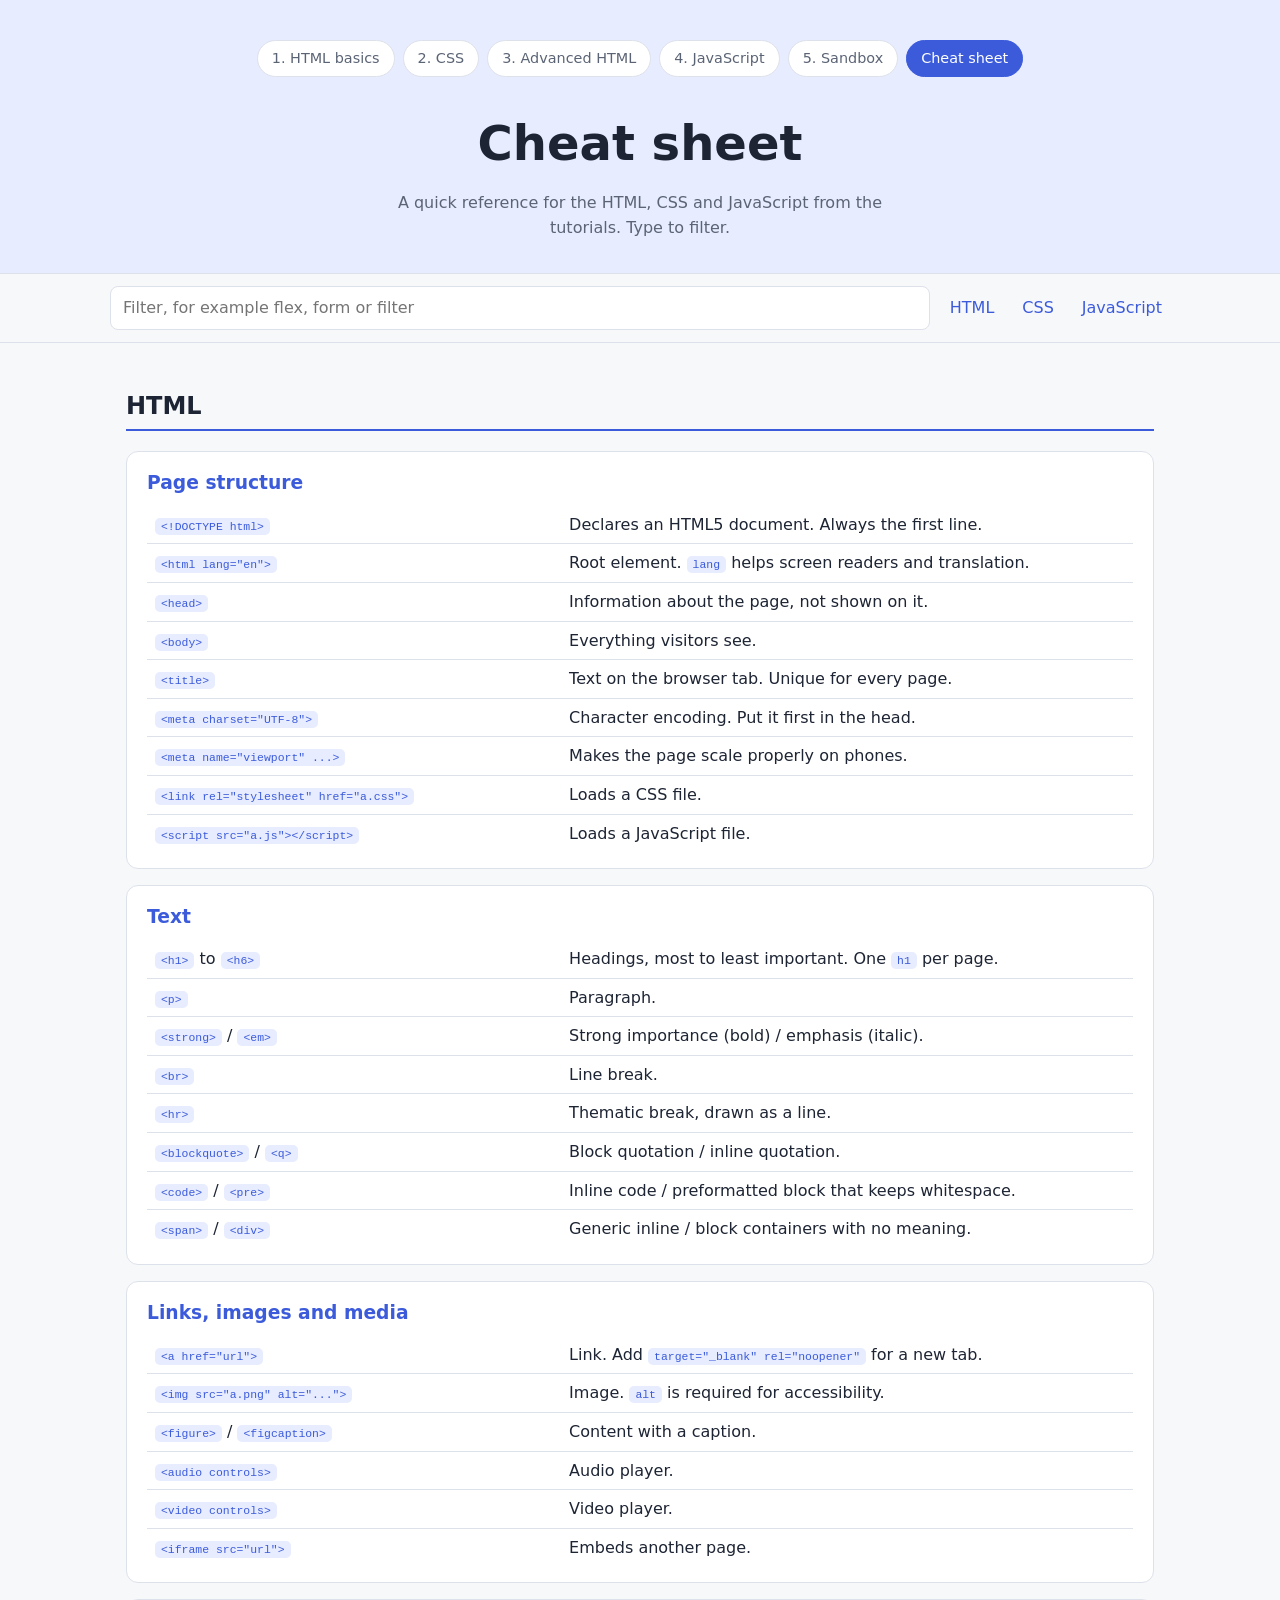
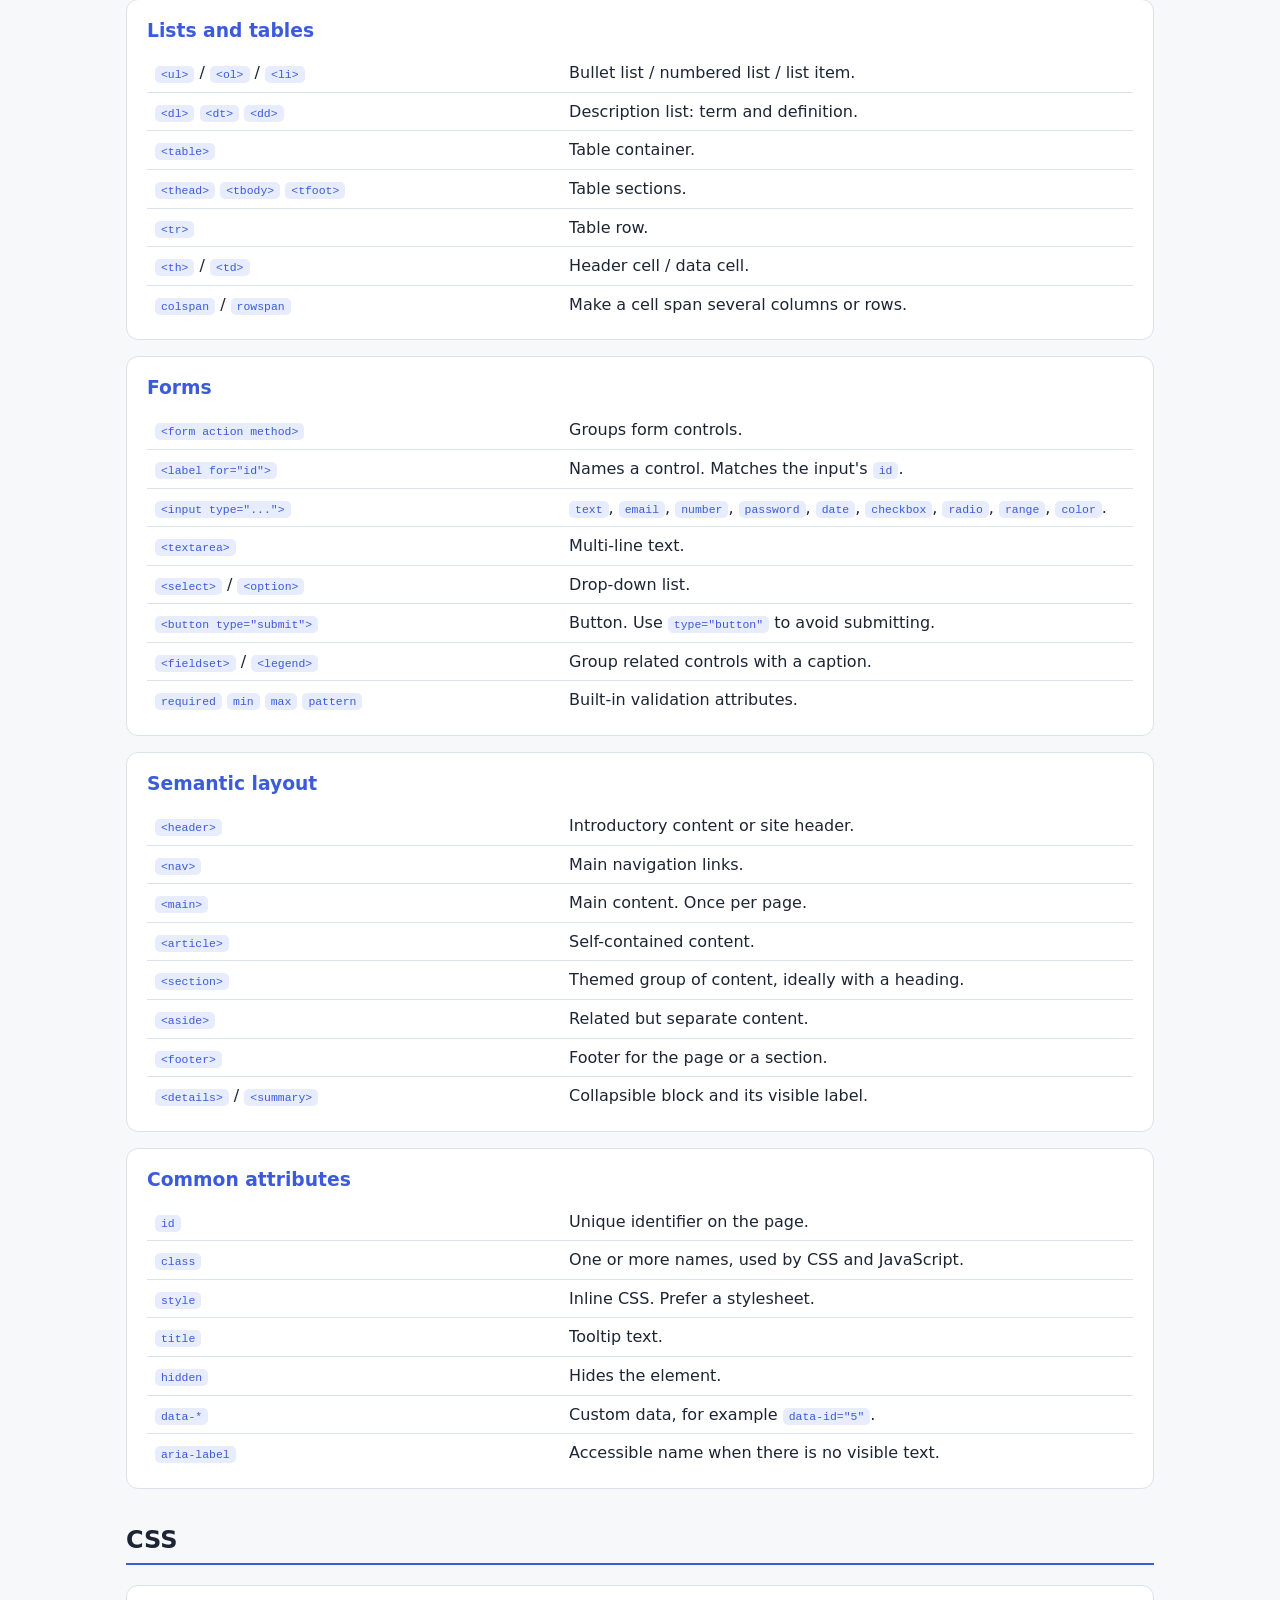
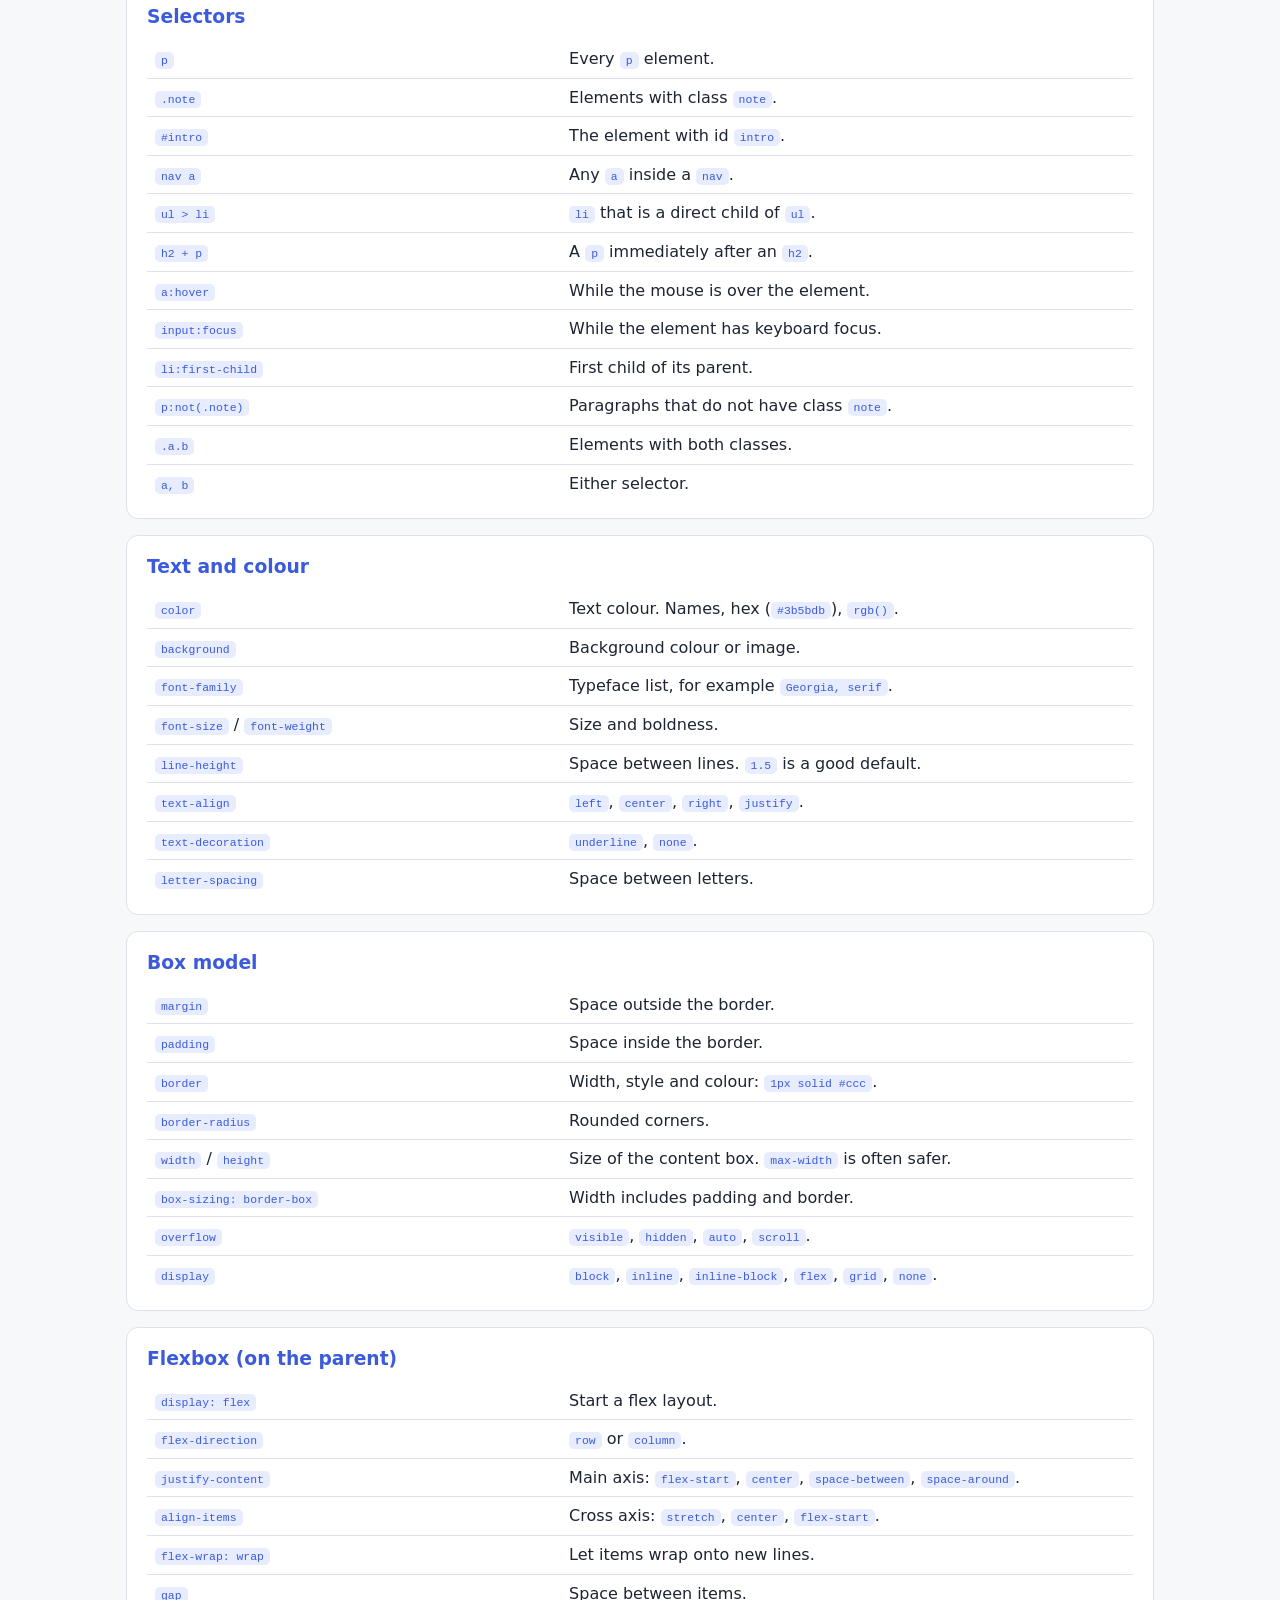
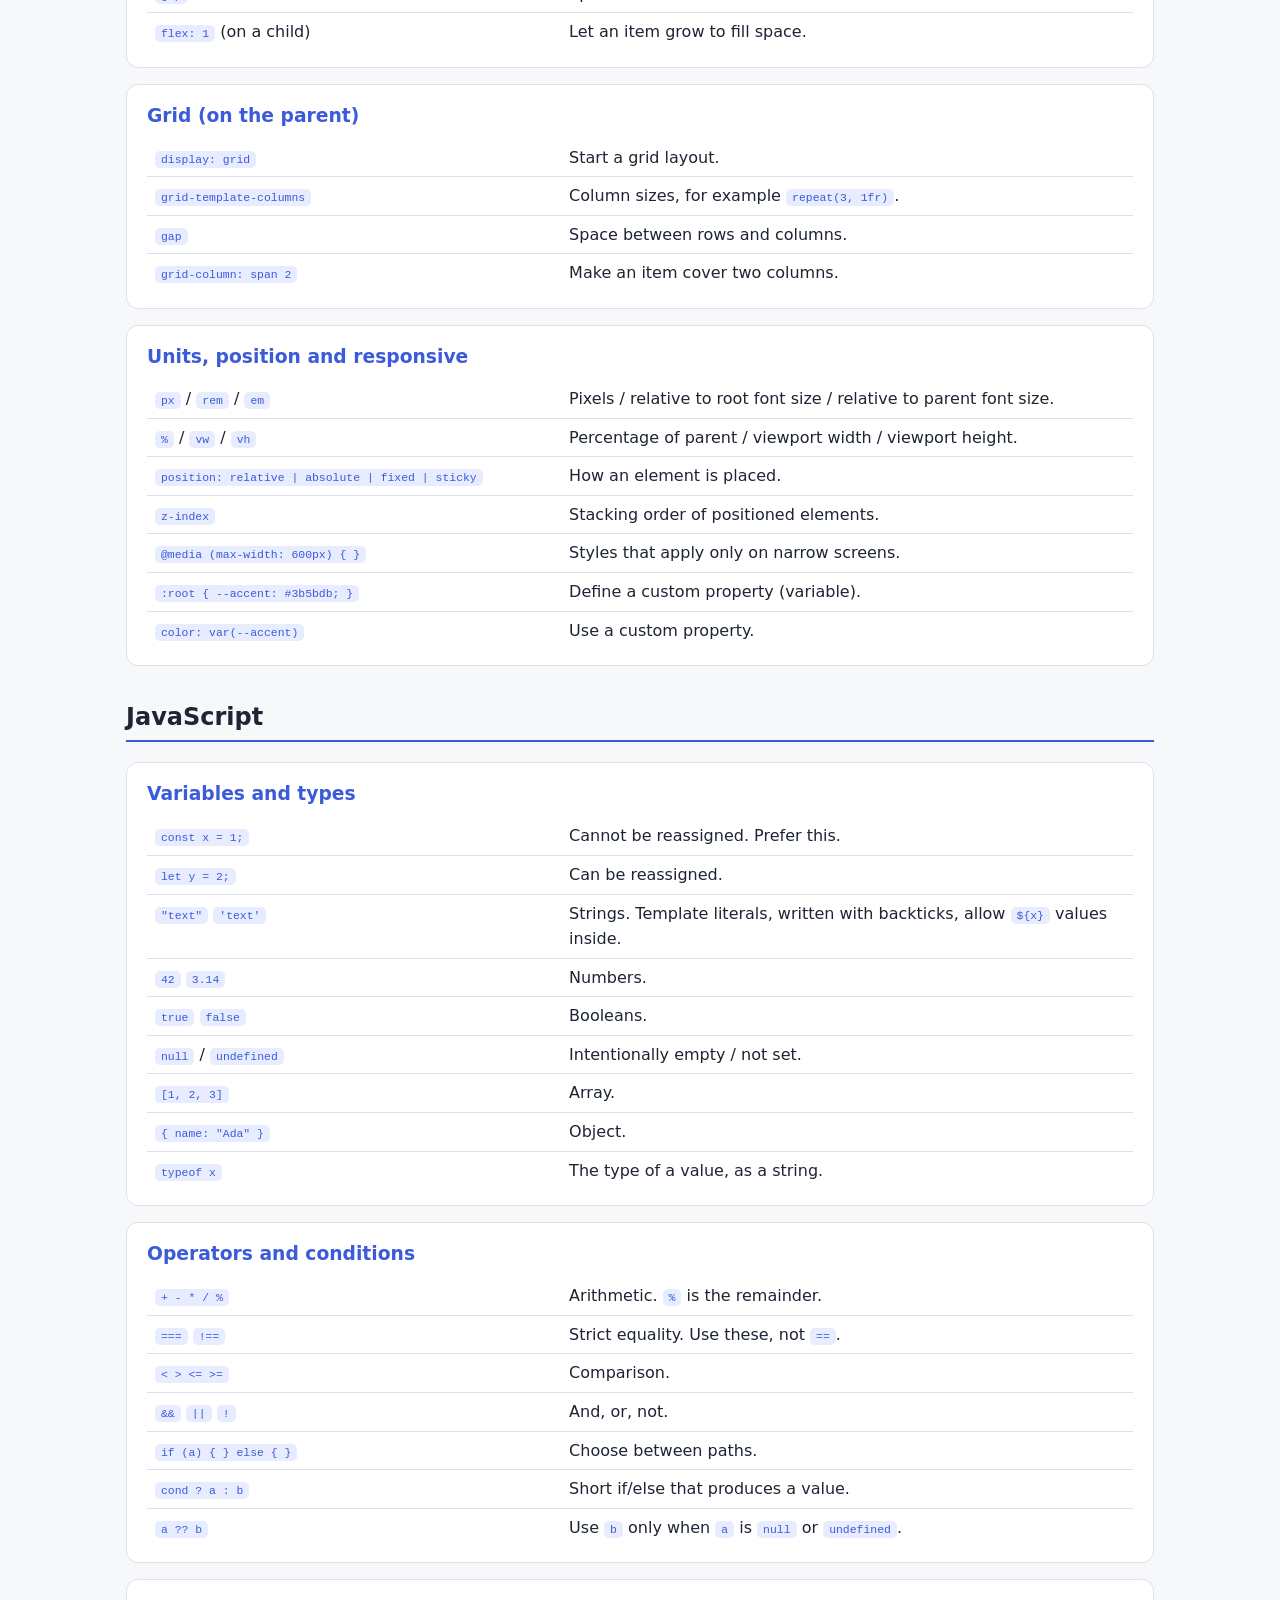
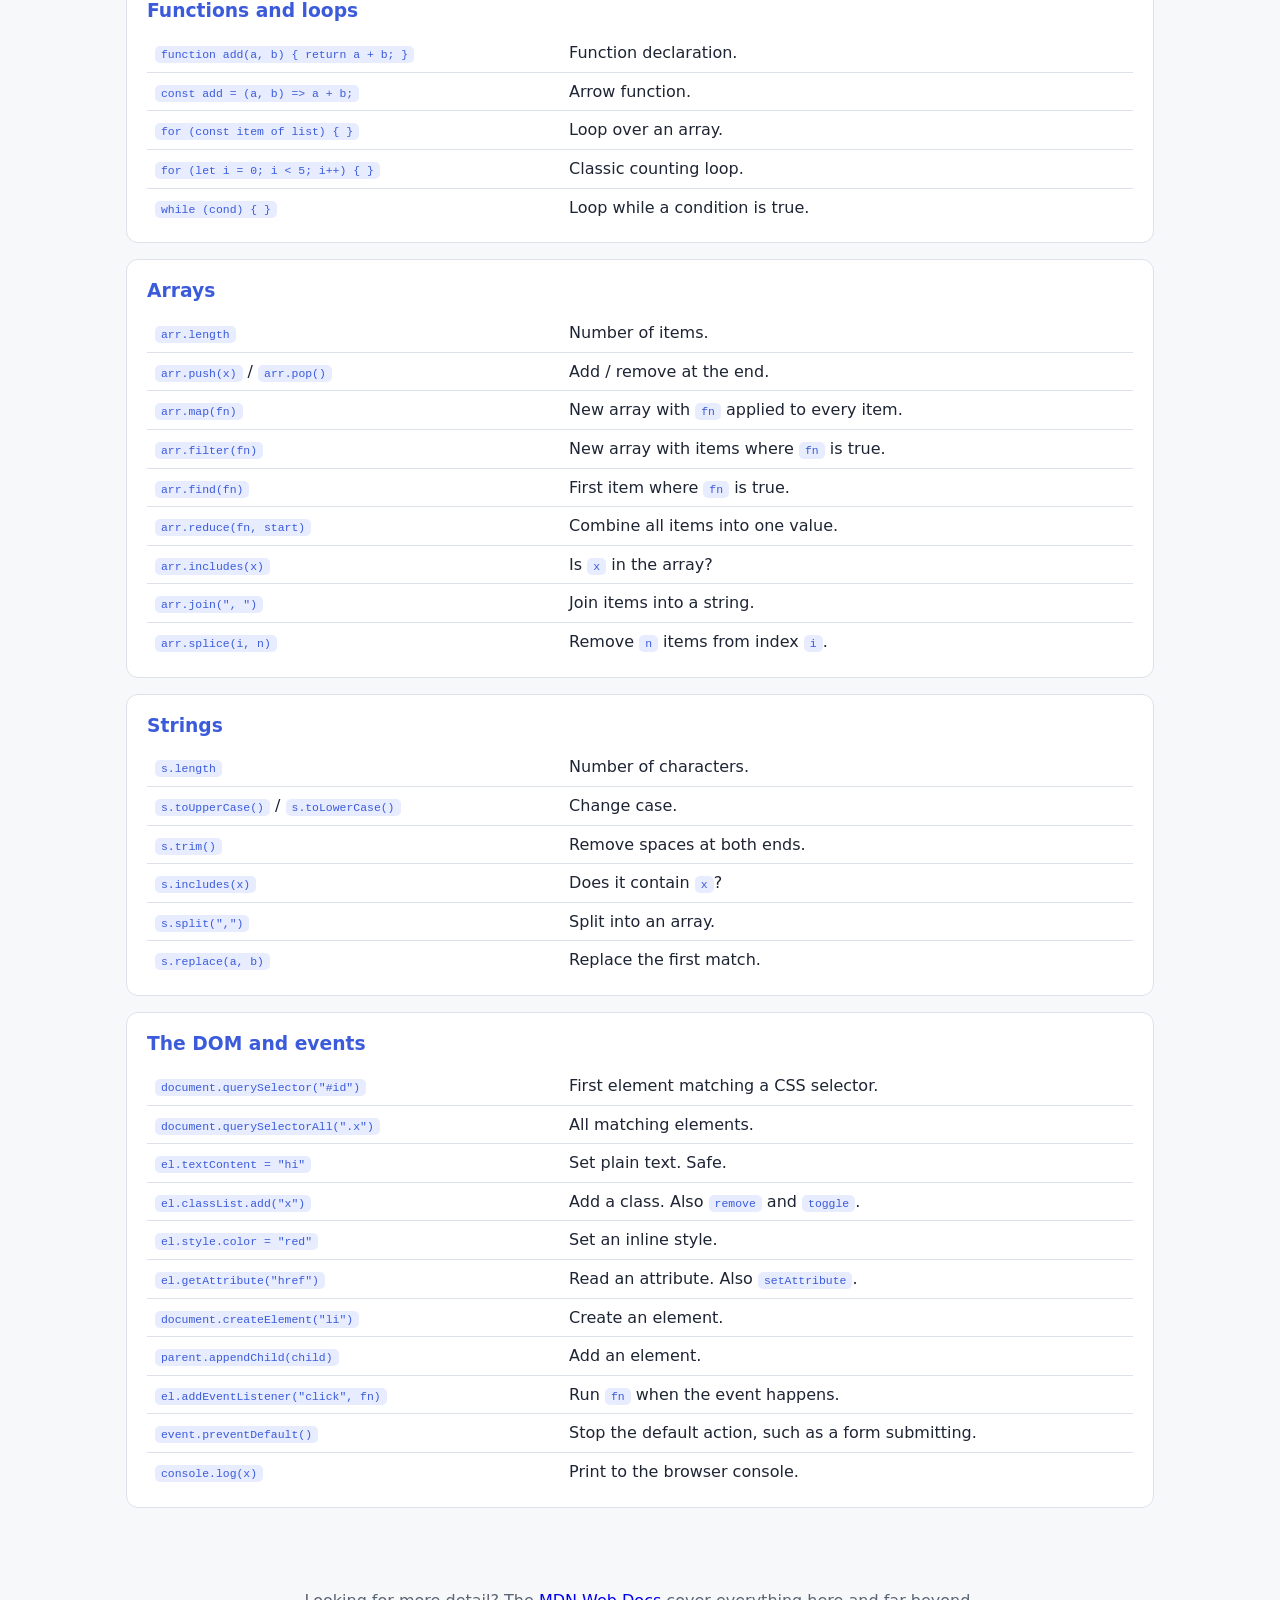
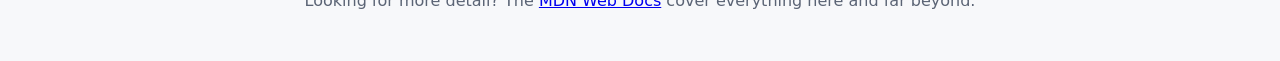
<file: cheatsheet.html>
<!DOCTYPE html>
<html lang="en-GB">
<head>
<meta charset="UTF-8">
<meta name="viewport" content="width=device-width, initial-scale=1">
<title>Cheat sheet</title>
<style>
  :root { --bg: #f7f8fa; --surface: #ffffff; --text: #1d2433; --muted: #5b6475; --accent: #3b5bdb; --accent-soft: #e7ecff; --border: #dde1ea; }
  @media (prefers-color-scheme: dark) {
    :root { --bg: #0f1219; --surface: #181c27; --text: #e6e9f2; --muted: #9aa3b5; --accent: #8da2ff; --accent-soft: #232a45; --border: #2a3042; }
  }
  * { box-sizing: border-box; }
  body { margin: 0; font-family: system-ui, -apple-system, "Segoe UI", Roboto, sans-serif; background: var(--bg); color: var(--text); line-height: 1.6; }
  header { padding: 40px 16px 32px; text-align: center; background: var(--accent-soft); border-bottom: 1px solid var(--border); }
  header h1 { margin: 0 0 8px; font-size: clamp(2rem, 6vw, 3rem); }
  header p { margin: 0 auto; max-width: 560px; color: var(--muted); }
  .series { display: flex; flex-wrap: wrap; justify-content: center; gap: 8px; margin-bottom: 28px; }
  .series a { padding: 6px 14px; border-radius: 999px; border: 1px solid var(--border); background: var(--surface); color: var(--muted); text-decoration: none; font-size: 0.9rem; }
  .series a:hover { color: var(--accent); border-color: var(--accent); }
  .series a[aria-current="page"] { background: var(--accent); border-color: var(--accent); color: #fff; }
  .controls { position: sticky; top: 0; z-index: 2; background: var(--bg); border-bottom: 1px solid var(--border); padding: 12px 16px; }
  .controls-inner { display: flex; flex-wrap: wrap; align-items: center; gap: 12px; max-width: 1060px; margin: 0 auto; }
  .controls input { flex: 1; min-width: 200px; font: inherit; padding: 8px 12px; border-radius: 8px; border: 1px solid var(--border); background: var(--surface); color: var(--text); }
  .controls a { color: var(--accent); text-decoration: none; padding: 4px 8px; border-radius: 6px; }
  .controls a:hover { background: var(--accent-soft); }
  input:focus-visible, a:focus-visible { outline: 2px solid var(--accent); outline-offset: 2px; }
  main { max-width: 1060px; margin: 0 auto; padding: 24px 16px 48px; }
  section { margin-bottom: 32px; }
  section h2 { border-bottom: 2px solid var(--accent); padding-bottom: 4px; }
  .group { background: var(--surface); border: 1px solid var(--border); border-radius: 12px; padding: 16px 20px; margin-bottom: 16px; }
  .group h3 { margin: 0 0 8px; color: var(--accent); }
  table { width: 100%; border-collapse: collapse; }
  td { padding: 6px 8px; border-top: 1px solid var(--border); vertical-align: top; }
  tr:first-child td { border-top: 0; }
  td:first-child { width: 42%; }
  code { background: var(--accent-soft); color: var(--accent); padding: 2px 6px; border-radius: 5px; font-size: 0.88em; word-break: break-word; }
  .empty { display: none; text-align: center; color: var(--muted); padding: 32px 0; }
  footer { text-align: center; color: var(--muted); padding: 0 16px 48px; }
  @media (max-width: 700px) { td:first-child { width: 48%; } .group { padding: 12px; } }
</style>
</head>
<body>
<header>
<nav class="series" aria-label="Tutorial series"><a href="index.html">1. HTML basics</a><a href="css.html">2. CSS</a><a href="advanced.html">3. Advanced HTML</a><a href="javascript.html">4. JavaScript</a><a href="sandbox.html">5. Sandbox</a><a href="cheatsheet.html" aria-current="page">Cheat sheet</a></nav>
<h1>Cheat sheet</h1>
<p>A quick reference for the HTML, CSS and JavaScript from the tutorials. Type to filter.</p>
</header>
<div class="controls"><div class="controls-inner"><input id="filter" type="search" placeholder="Filter, for example flex, form or filter" aria-label="Filter the cheat sheet"><a href="#html">HTML</a><a href="#css">CSS</a><a href="#js">JavaScript</a></div></div>
<main><section id="html"><h2>HTML</h2><div class="group"><h3>Page structure</h3><table><tbody><tr><td><code>&lt;!DOCTYPE html&gt;</code></td><td>Declares an HTML5 document. Always the first line.</td></tr><tr><td><code>&lt;html lang=&quot;en&quot;&gt;</code></td><td>Root element. <code>lang</code> helps screen readers and translation.</td></tr><tr><td><code>&lt;head&gt;</code></td><td>Information about the page, not shown on it.</td></tr><tr><td><code>&lt;body&gt;</code></td><td>Everything visitors see.</td></tr><tr><td><code>&lt;title&gt;</code></td><td>Text on the browser tab. Unique for every page.</td></tr><tr><td><code>&lt;meta charset=&quot;UTF-8&quot;&gt;</code></td><td>Character encoding. Put it first in the head.</td></tr><tr><td><code>&lt;meta name=&quot;viewport&quot; ...&gt;</code></td><td>Makes the page scale properly on phones.</td></tr><tr><td><code>&lt;link rel=&quot;stylesheet&quot; href=&quot;a.css&quot;&gt;</code></td><td>Loads a CSS file.</td></tr><tr><td><code>&lt;script src=&quot;a.js&quot;&gt;&lt;/script&gt;</code></td><td>Loads a JavaScript file.</td></tr></tbody></table></div><div class="group"><h3>Text</h3><table><tbody><tr><td><code>&lt;h1&gt;</code> to <code>&lt;h6&gt;</code></td><td>Headings, most to least important. One <code>h1</code> per page.</td></tr><tr><td><code>&lt;p&gt;</code></td><td>Paragraph.</td></tr><tr><td><code>&lt;strong&gt;</code> / <code>&lt;em&gt;</code></td><td>Strong importance (bold) / emphasis (italic).</td></tr><tr><td><code>&lt;br&gt;</code></td><td>Line break.</td></tr><tr><td><code>&lt;hr&gt;</code></td><td>Thematic break, drawn as a line.</td></tr><tr><td><code>&lt;blockquote&gt;</code> / <code>&lt;q&gt;</code></td><td>Block quotation / inline quotation.</td></tr><tr><td><code>&lt;code&gt;</code> / <code>&lt;pre&gt;</code></td><td>Inline code / preformatted block that keeps whitespace.</td></tr><tr><td><code>&lt;span&gt;</code> / <code>&lt;div&gt;</code></td><td>Generic inline / block containers with no meaning.</td></tr></tbody></table></div><div class="group"><h3>Links, images and media</h3><table><tbody><tr><td><code>&lt;a href=&quot;url&quot;&gt;</code></td><td>Link. Add <code>target=&quot;_blank&quot; rel=&quot;noopener&quot;</code> for a new tab.</td></tr><tr><td><code>&lt;img src=&quot;a.png&quot; alt=&quot;...&quot;&gt;</code></td><td>Image. <code>alt</code> is required for accessibility.</td></tr><tr><td><code>&lt;figure&gt;</code> / <code>&lt;figcaption&gt;</code></td><td>Content with a caption.</td></tr><tr><td><code>&lt;audio controls&gt;</code></td><td>Audio player.</td></tr><tr><td><code>&lt;video controls&gt;</code></td><td>Video player.</td></tr><tr><td><code>&lt;iframe src=&quot;url&quot;&gt;</code></td><td>Embeds another page.</td></tr></tbody></table></div><div class="group"><h3>Lists and tables</h3><table><tbody><tr><td><code>&lt;ul&gt;</code> / <code>&lt;ol&gt;</code> / <code>&lt;li&gt;</code></td><td>Bullet list / numbered list / list item.</td></tr><tr><td><code>&lt;dl&gt;</code> <code>&lt;dt&gt;</code> <code>&lt;dd&gt;</code></td><td>Description list: term and definition.</td></tr><tr><td><code>&lt;table&gt;</code></td><td>Table container.</td></tr><tr><td><code>&lt;thead&gt;</code> <code>&lt;tbody&gt;</code> <code>&lt;tfoot&gt;</code></td><td>Table sections.</td></tr><tr><td><code>&lt;tr&gt;</code></td><td>Table row.</td></tr><tr><td><code>&lt;th&gt;</code> / <code>&lt;td&gt;</code></td><td>Header cell / data cell.</td></tr><tr><td><code>colspan</code> / <code>rowspan</code></td><td>Make a cell span several columns or rows.</td></tr></tbody></table></div><div class="group"><h3>Forms</h3><table><tbody><tr><td><code>&lt;form action method&gt;</code></td><td>Groups form controls.</td></tr><tr><td><code>&lt;label for=&quot;id&quot;&gt;</code></td><td>Names a control. Matches the input's <code>id</code>.</td></tr><tr><td><code>&lt;input type=&quot;...&quot;&gt;</code></td><td><code>text</code>, <code>email</code>, <code>number</code>, <code>password</code>, <code>date</code>, <code>checkbox</code>, <code>radio</code>, <code>range</code>, <code>color</code>.</td></tr><tr><td><code>&lt;textarea&gt;</code></td><td>Multi-line text.</td></tr><tr><td><code>&lt;select&gt;</code> / <code>&lt;option&gt;</code></td><td>Drop-down list.</td></tr><tr><td><code>&lt;button type=&quot;submit&quot;&gt;</code></td><td>Button. Use <code>type=&quot;button&quot;</code> to avoid submitting.</td></tr><tr><td><code>&lt;fieldset&gt;</code> / <code>&lt;legend&gt;</code></td><td>Group related controls with a caption.</td></tr><tr><td><code>required</code> <code>min</code> <code>max</code> <code>pattern</code></td><td>Built-in validation attributes.</td></tr></tbody></table></div><div class="group"><h3>Semantic layout</h3><table><tbody><tr><td><code>&lt;header&gt;</code></td><td>Introductory content or site header.</td></tr><tr><td><code>&lt;nav&gt;</code></td><td>Main navigation links.</td></tr><tr><td><code>&lt;main&gt;</code></td><td>Main content. Once per page.</td></tr><tr><td><code>&lt;article&gt;</code></td><td>Self-contained content.</td></tr><tr><td><code>&lt;section&gt;</code></td><td>Themed group of content, ideally with a heading.</td></tr><tr><td><code>&lt;aside&gt;</code></td><td>Related but separate content.</td></tr><tr><td><code>&lt;footer&gt;</code></td><td>Footer for the page or a section.</td></tr><tr><td><code>&lt;details&gt;</code> / <code>&lt;summary&gt;</code></td><td>Collapsible block and its visible label.</td></tr></tbody></table></div><div class="group"><h3>Common attributes</h3><table><tbody><tr><td><code>id</code></td><td>Unique identifier on the page.</td></tr><tr><td><code>class</code></td><td>One or more names, used by CSS and JavaScript.</td></tr><tr><td><code>style</code></td><td>Inline CSS. Prefer a stylesheet.</td></tr><tr><td><code>title</code></td><td>Tooltip text.</td></tr><tr><td><code>hidden</code></td><td>Hides the element.</td></tr><tr><td><code>data-*</code></td><td>Custom data, for example <code>data-id=&quot;5&quot;</code>.</td></tr><tr><td><code>aria-label</code></td><td>Accessible name when there is no visible text.</td></tr></tbody></table></div></section><section id="css"><h2>CSS</h2><div class="group"><h3>Selectors</h3><table><tbody><tr><td><code>p</code></td><td>Every <code>p</code> element.</td></tr><tr><td><code>.note</code></td><td>Elements with class <code>note</code>.</td></tr><tr><td><code>#intro</code></td><td>The element with id <code>intro</code>.</td></tr><tr><td><code>nav a</code></td><td>Any <code>a</code> inside a <code>nav</code>.</td></tr><tr><td><code>ul &gt; li</code></td><td><code>li</code> that is a direct child of <code>ul</code>.</td></tr><tr><td><code>h2 + p</code></td><td>A <code>p</code> immediately after an <code>h2</code>.</td></tr><tr><td><code>a:hover</code></td><td>While the mouse is over the element.</td></tr><tr><td><code>input:focus</code></td><td>While the element has keyboard focus.</td></tr><tr><td><code>li:first-child</code></td><td>First child of its parent.</td></tr><tr><td><code>p:not(.note)</code></td><td>Paragraphs that do not have class <code>note</code>.</td></tr><tr><td><code>.a.b</code></td><td>Elements with both classes.</td></tr><tr><td><code>a, b</code></td><td>Either selector.</td></tr></tbody></table></div><div class="group"><h3>Text and colour</h3><table><tbody><tr><td><code>color</code></td><td>Text colour. Names, hex (<code>#3b5bdb</code>), <code>rgb()</code>.</td></tr><tr><td><code>background</code></td><td>Background colour or image.</td></tr><tr><td><code>font-family</code></td><td>Typeface list, for example <code>Georgia, serif</code>.</td></tr><tr><td><code>font-size</code> / <code>font-weight</code></td><td>Size and boldness.</td></tr><tr><td><code>line-height</code></td><td>Space between lines. <code>1.5</code> is a good default.</td></tr><tr><td><code>text-align</code></td><td><code>left</code>, <code>center</code>, <code>right</code>, <code>justify</code>.</td></tr><tr><td><code>text-decoration</code></td><td><code>underline</code>, <code>none</code>.</td></tr><tr><td><code>letter-spacing</code></td><td>Space between letters.</td></tr></tbody></table></div><div class="group"><h3>Box model</h3><table><tbody><tr><td><code>margin</code></td><td>Space outside the border.</td></tr><tr><td><code>padding</code></td><td>Space inside the border.</td></tr><tr><td><code>border</code></td><td>Width, style and colour: <code>1px solid #ccc</code>.</td></tr><tr><td><code>border-radius</code></td><td>Rounded corners.</td></tr><tr><td><code>width</code> / <code>height</code></td><td>Size of the content box. <code>max-width</code> is often safer.</td></tr><tr><td><code>box-sizing: border-box</code></td><td>Width includes padding and border.</td></tr><tr><td><code>overflow</code></td><td><code>visible</code>, <code>hidden</code>, <code>auto</code>, <code>scroll</code>.</td></tr><tr><td><code>display</code></td><td><code>block</code>, <code>inline</code>, <code>inline-block</code>, <code>flex</code>, <code>grid</code>, <code>none</code>.</td></tr></tbody></table></div><div class="group"><h3>Flexbox (on the parent)</h3><table><tbody><tr><td><code>display: flex</code></td><td>Start a flex layout.</td></tr><tr><td><code>flex-direction</code></td><td><code>row</code> or <code>column</code>.</td></tr><tr><td><code>justify-content</code></td><td>Main axis: <code>flex-start</code>, <code>center</code>, <code>space-between</code>, <code>space-around</code>.</td></tr><tr><td><code>align-items</code></td><td>Cross axis: <code>stretch</code>, <code>center</code>, <code>flex-start</code>.</td></tr><tr><td><code>flex-wrap: wrap</code></td><td>Let items wrap onto new lines.</td></tr><tr><td><code>gap</code></td><td>Space between items.</td></tr><tr><td><code>flex: 1</code> (on a child)</td><td>Let an item grow to fill space.</td></tr></tbody></table></div><div class="group"><h3>Grid (on the parent)</h3><table><tbody><tr><td><code>display: grid</code></td><td>Start a grid layout.</td></tr><tr><td><code>grid-template-columns</code></td><td>Column sizes, for example <code>repeat(3, 1fr)</code>.</td></tr><tr><td><code>gap</code></td><td>Space between rows and columns.</td></tr><tr><td><code>grid-column: span 2</code></td><td>Make an item cover two columns.</td></tr></tbody></table></div><div class="group"><h3>Units, position and responsive</h3><table><tbody><tr><td><code>px</code> / <code>rem</code> / <code>em</code></td><td>Pixels / relative to root font size / relative to parent font size.</td></tr><tr><td><code>%</code> / <code>vw</code> / <code>vh</code></td><td>Percentage of parent / viewport width / viewport height.</td></tr><tr><td><code>position: relative | absolute | fixed | sticky</code></td><td>How an element is placed.</td></tr><tr><td><code>z-index</code></td><td>Stacking order of positioned elements.</td></tr><tr><td><code>@media (max-width: 600px) { }</code></td><td>Styles that apply only on narrow screens.</td></tr><tr><td><code>:root { --accent: #3b5bdb; }</code></td><td>Define a custom property (variable).</td></tr><tr><td><code>color: var(--accent)</code></td><td>Use a custom property.</td></tr></tbody></table></div></section><section id="js"><h2>JavaScript</h2><div class="group"><h3>Variables and types</h3><table><tbody><tr><td><code>const x = 1;</code></td><td>Cannot be reassigned. Prefer this.</td></tr><tr><td><code>let y = 2;</code></td><td>Can be reassigned.</td></tr><tr><td><code>&quot;text&quot;</code> <code>&#x27;text&#x27;</code></td><td>Strings. Template literals, written with backticks, allow <code>${x}</code> values inside.</td></tr><tr><td><code>42</code> <code>3.14</code></td><td>Numbers.</td></tr><tr><td><code>true</code> <code>false</code></td><td>Booleans.</td></tr><tr><td><code>null</code> / <code>undefined</code></td><td>Intentionally empty / not set.</td></tr><tr><td><code>[1, 2, 3]</code></td><td>Array.</td></tr><tr><td><code>{ name: &quot;Ada&quot; }</code></td><td>Object.</td></tr><tr><td><code>typeof x</code></td><td>The type of a value, as a string.</td></tr></tbody></table></div><div class="group"><h3>Operators and conditions</h3><table><tbody><tr><td><code>+ - * / %</code></td><td>Arithmetic. <code>%</code> is the remainder.</td></tr><tr><td><code>===</code> <code>!==</code></td><td>Strict equality. Use these, not <code>==</code>.</td></tr><tr><td><code>&lt; &gt; &lt;= &gt;=</code></td><td>Comparison.</td></tr><tr><td><code>&amp;&amp;</code> <code>||</code> <code>!</code></td><td>And, or, not.</td></tr><tr><td><code>if (a) { } else { }</code></td><td>Choose between paths.</td></tr><tr><td><code>cond ? a : b</code></td><td>Short if/else that produces a value.</td></tr><tr><td><code>a ?? b</code></td><td>Use <code>b</code> only when <code>a</code> is <code>null</code> or <code>undefined</code>.</td></tr></tbody></table></div><div class="group"><h3>Functions and loops</h3><table><tbody><tr><td><code>function add(a, b) { return a + b; }</code></td><td>Function declaration.</td></tr><tr><td><code>const add = (a, b) =&gt; a + b;</code></td><td>Arrow function.</td></tr><tr><td><code>for (const item of list) { }</code></td><td>Loop over an array.</td></tr><tr><td><code>for (let i = 0; i &lt; 5; i++) { }</code></td><td>Classic counting loop.</td></tr><tr><td><code>while (cond) { }</code></td><td>Loop while a condition is true.</td></tr></tbody></table></div><div class="group"><h3>Arrays</h3><table><tbody><tr><td><code>arr.length</code></td><td>Number of items.</td></tr><tr><td><code>arr.push(x)</code> / <code>arr.pop()</code></td><td>Add / remove at the end.</td></tr><tr><td><code>arr.map(fn)</code></td><td>New array with <code>fn</code> applied to every item.</td></tr><tr><td><code>arr.filter(fn)</code></td><td>New array with items where <code>fn</code> is true.</td></tr><tr><td><code>arr.find(fn)</code></td><td>First item where <code>fn</code> is true.</td></tr><tr><td><code>arr.reduce(fn, start)</code></td><td>Combine all items into one value.</td></tr><tr><td><code>arr.includes(x)</code></td><td>Is <code>x</code> in the array?</td></tr><tr><td><code>arr.join(&quot;, &quot;)</code></td><td>Join items into a string.</td></tr><tr><td><code>arr.splice(i, n)</code></td><td>Remove <code>n</code> items from index <code>i</code>.</td></tr></tbody></table></div><div class="group"><h3>Strings</h3><table><tbody><tr><td><code>s.length</code></td><td>Number of characters.</td></tr><tr><td><code>s.toUpperCase()</code> / <code>s.toLowerCase()</code></td><td>Change case.</td></tr><tr><td><code>s.trim()</code></td><td>Remove spaces at both ends.</td></tr><tr><td><code>s.includes(x)</code></td><td>Does it contain <code>x</code>?</td></tr><tr><td><code>s.split(&quot;,&quot;)</code></td><td>Split into an array.</td></tr><tr><td><code>s.replace(a, b)</code></td><td>Replace the first match.</td></tr></tbody></table></div><div class="group"><h3>The DOM and events</h3><table><tbody><tr><td><code>document.querySelector(&quot;#id&quot;)</code></td><td>First element matching a CSS selector.</td></tr><tr><td><code>document.querySelectorAll(&quot;.x&quot;)</code></td><td>All matching elements.</td></tr><tr><td><code>el.textContent = &quot;hi&quot;</code></td><td>Set plain text. Safe.</td></tr><tr><td><code>el.classList.add(&quot;x&quot;)</code></td><td>Add a class. Also <code>remove</code> and <code>toggle</code>.</td></tr><tr><td><code>el.style.color = &quot;red&quot;</code></td><td>Set an inline style.</td></tr><tr><td><code>el.getAttribute(&quot;href&quot;)</code></td><td>Read an attribute. Also <code>setAttribute</code>.</td></tr><tr><td><code>document.createElement(&quot;li&quot;)</code></td><td>Create an element.</td></tr><tr><td><code>parent.appendChild(child)</code></td><td>Add an element.</td></tr><tr><td><code>el.addEventListener(&quot;click&quot;, fn)</code></td><td>Run <code>fn</code> when the event happens.</td></tr><tr><td><code>event.preventDefault()</code></td><td>Stop the default action, such as a form submitting.</td></tr><tr><td><code>console.log(x)</code></td><td>Print to the browser console.</td></tr></tbody></table></div></section><p class="empty" id="empty">Nothing matches that search.</p></main>
<footer>Looking for more detail? The <a href="https://developer.mozilla.org" target="_blank" rel="noopener">MDN Web Docs</a> cover everything here and far beyond.</footer>
<script>
  const input = document.getElementById('filter');
  const groups = [...document.querySelectorAll('.group')];
  const sections = [...document.querySelectorAll('main section')];
  const empty = document.getElementById('empty');

  input.addEventListener('input', () => {
    const query = input.value.trim().toLowerCase();
    groups.forEach((group) => {
      const rows = [...group.querySelectorAll('tr')];
      rows.forEach((row) => { row.hidden = query !== '' && !row.textContent.toLowerCase().includes(query); });
      group.hidden = rows.every((row) => row.hidden);
    });
    sections.forEach((section) => { section.hidden = [...section.querySelectorAll('.group')].every((g) => g.hidden); });
    empty.style.display = sections.every((s) => s.hidden) ? 'block' : 'none';
  });
</script>
</body>
</html>
</file>
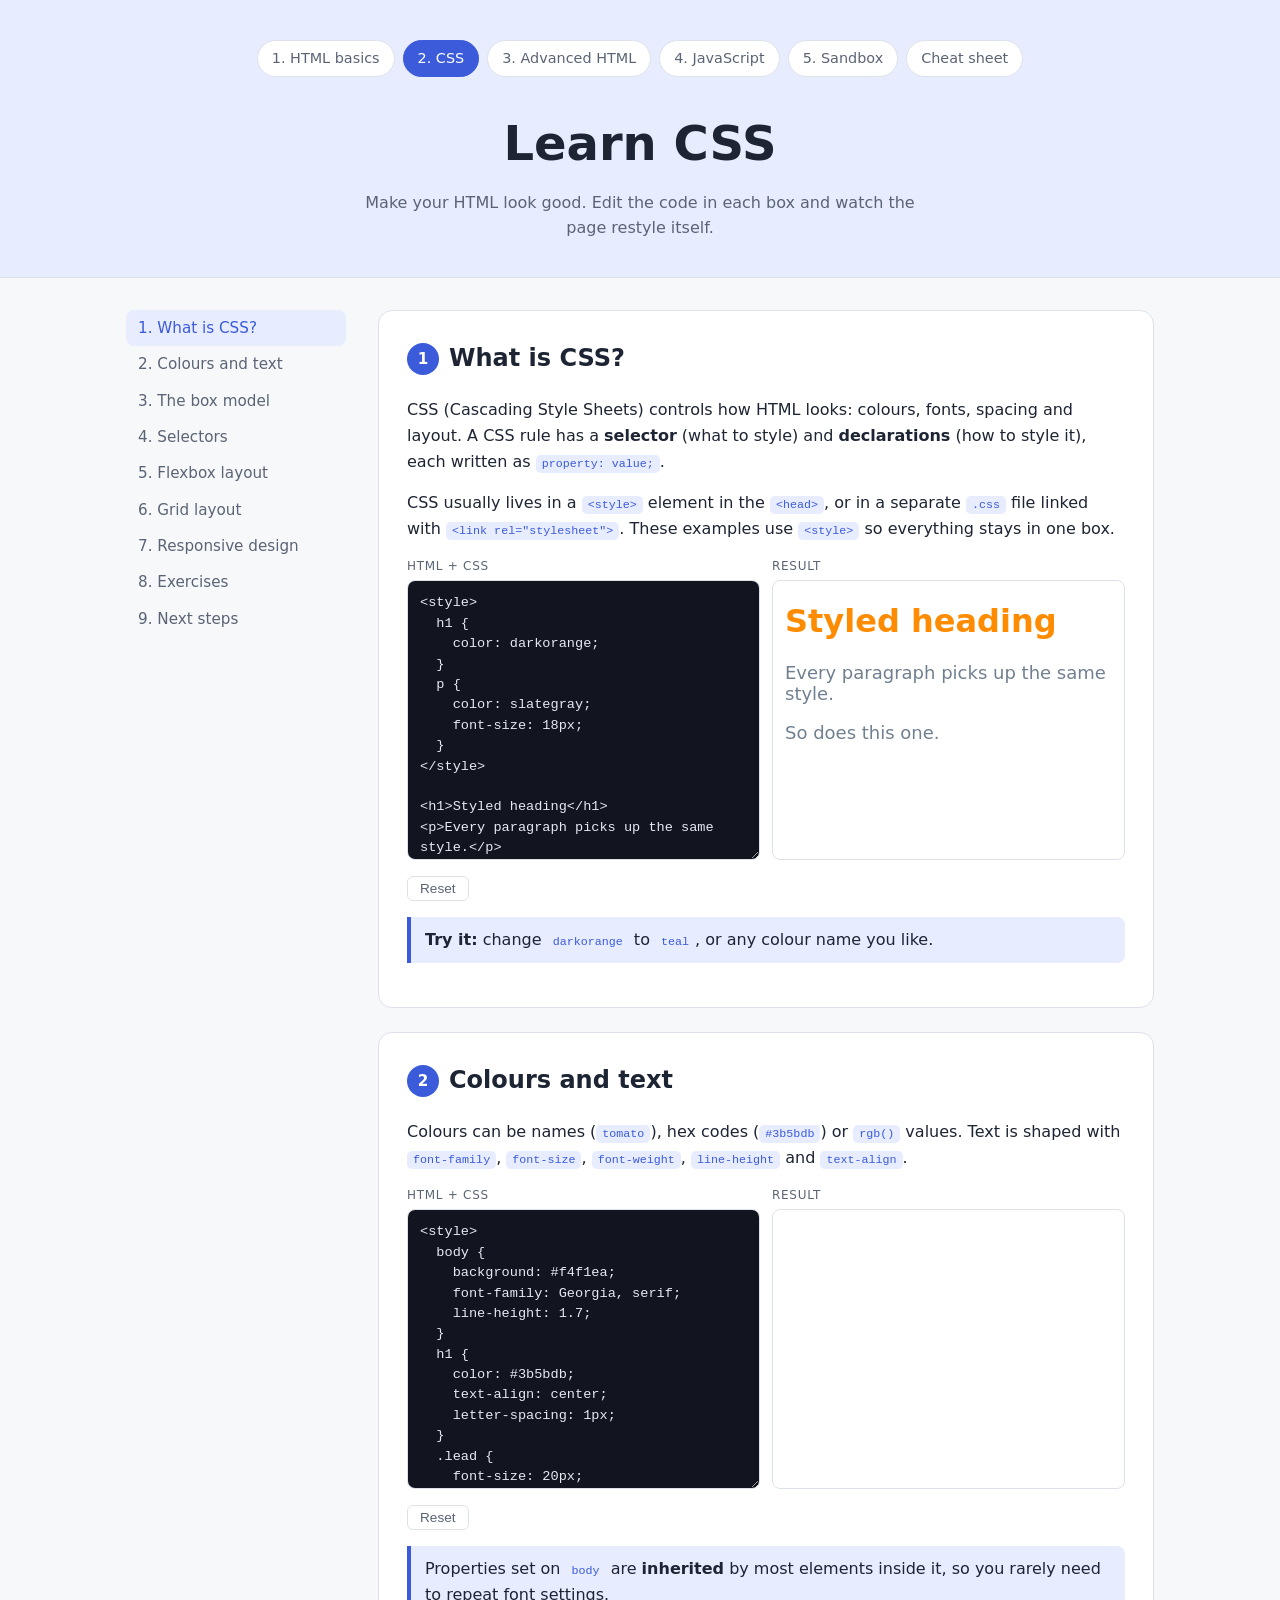
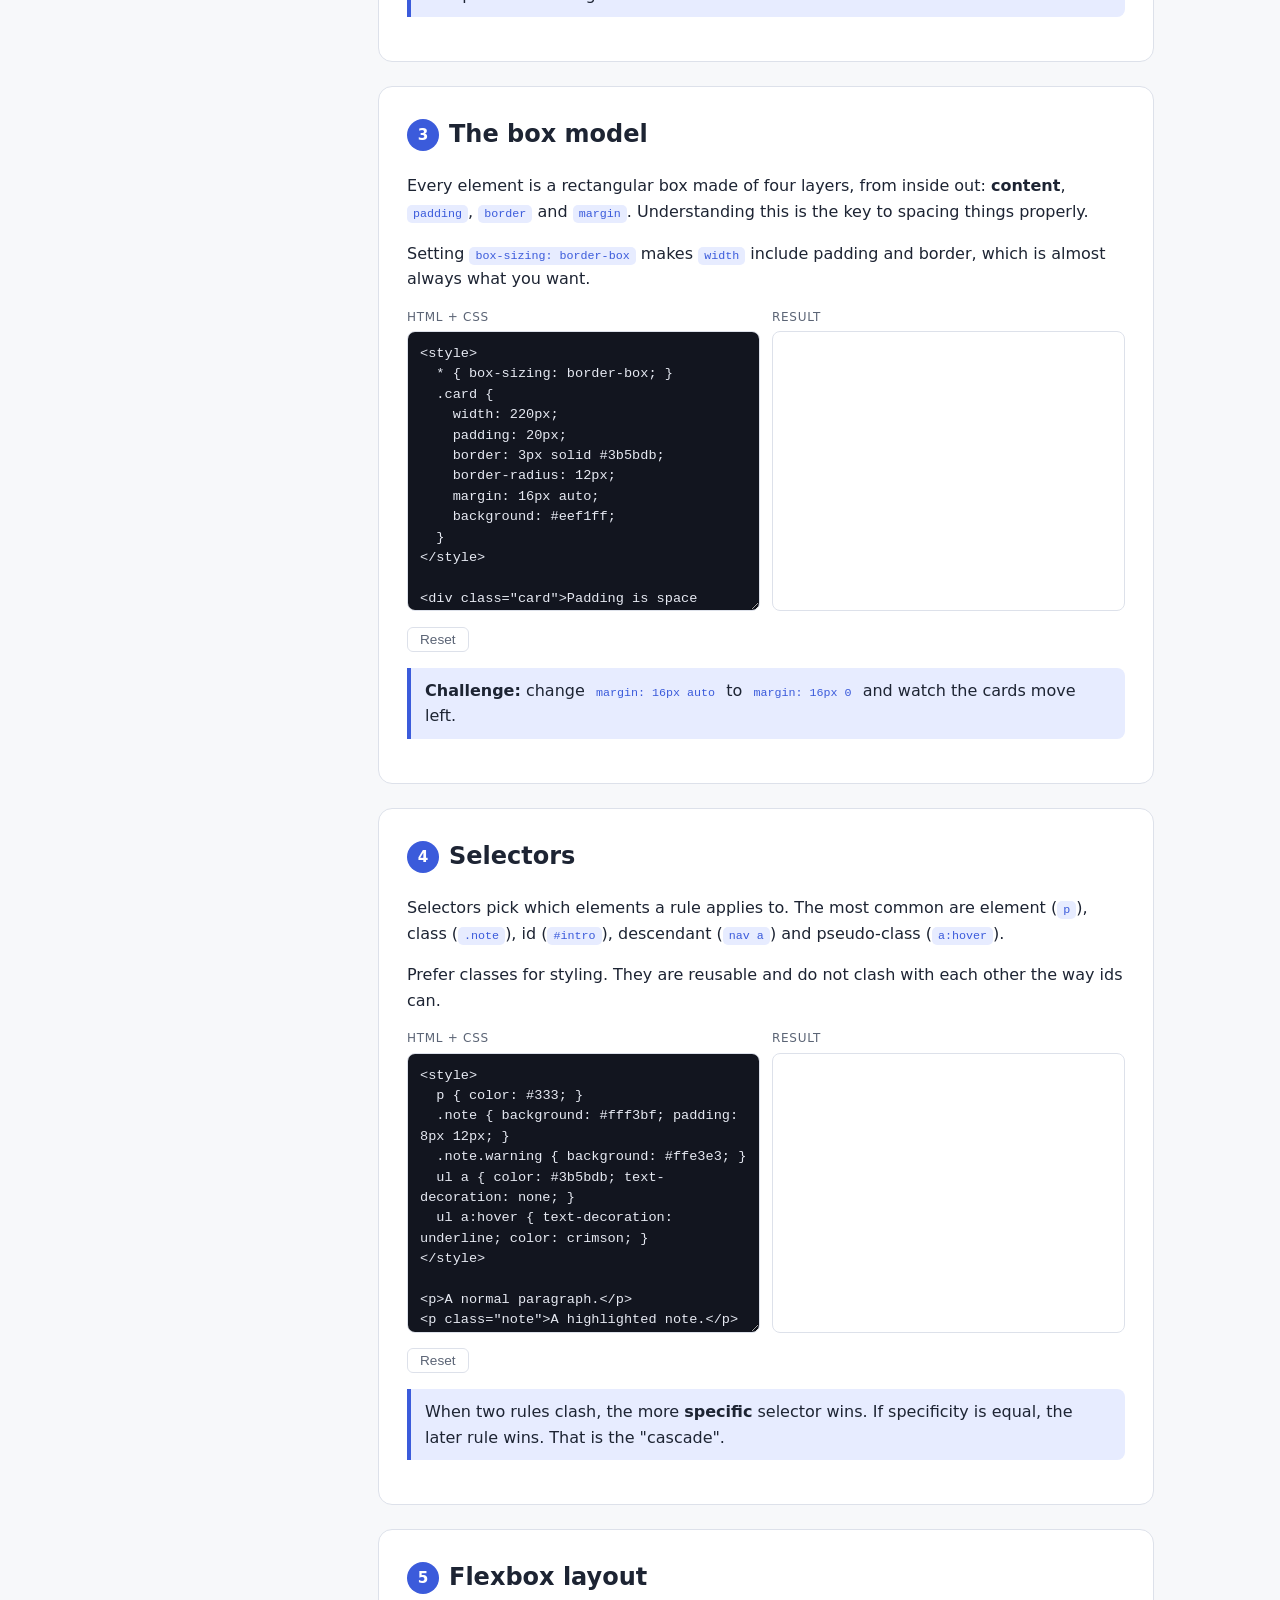
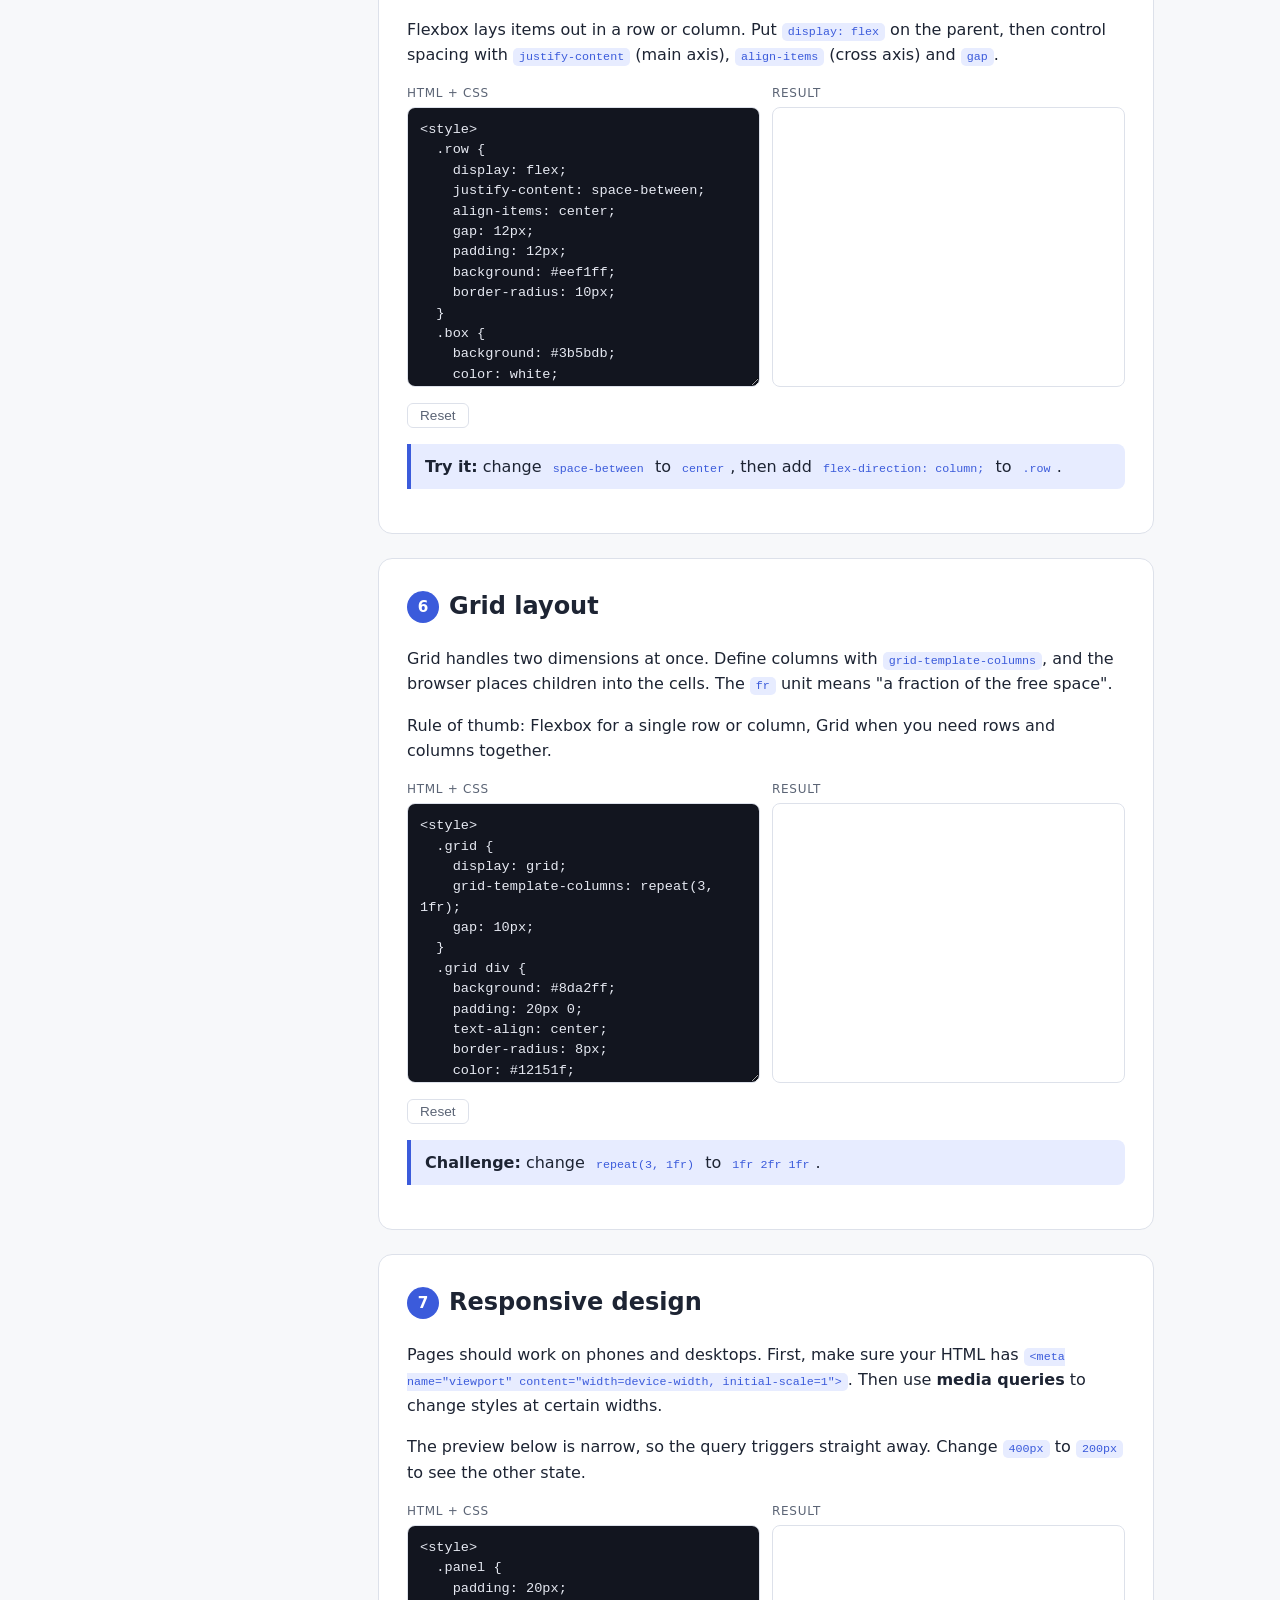
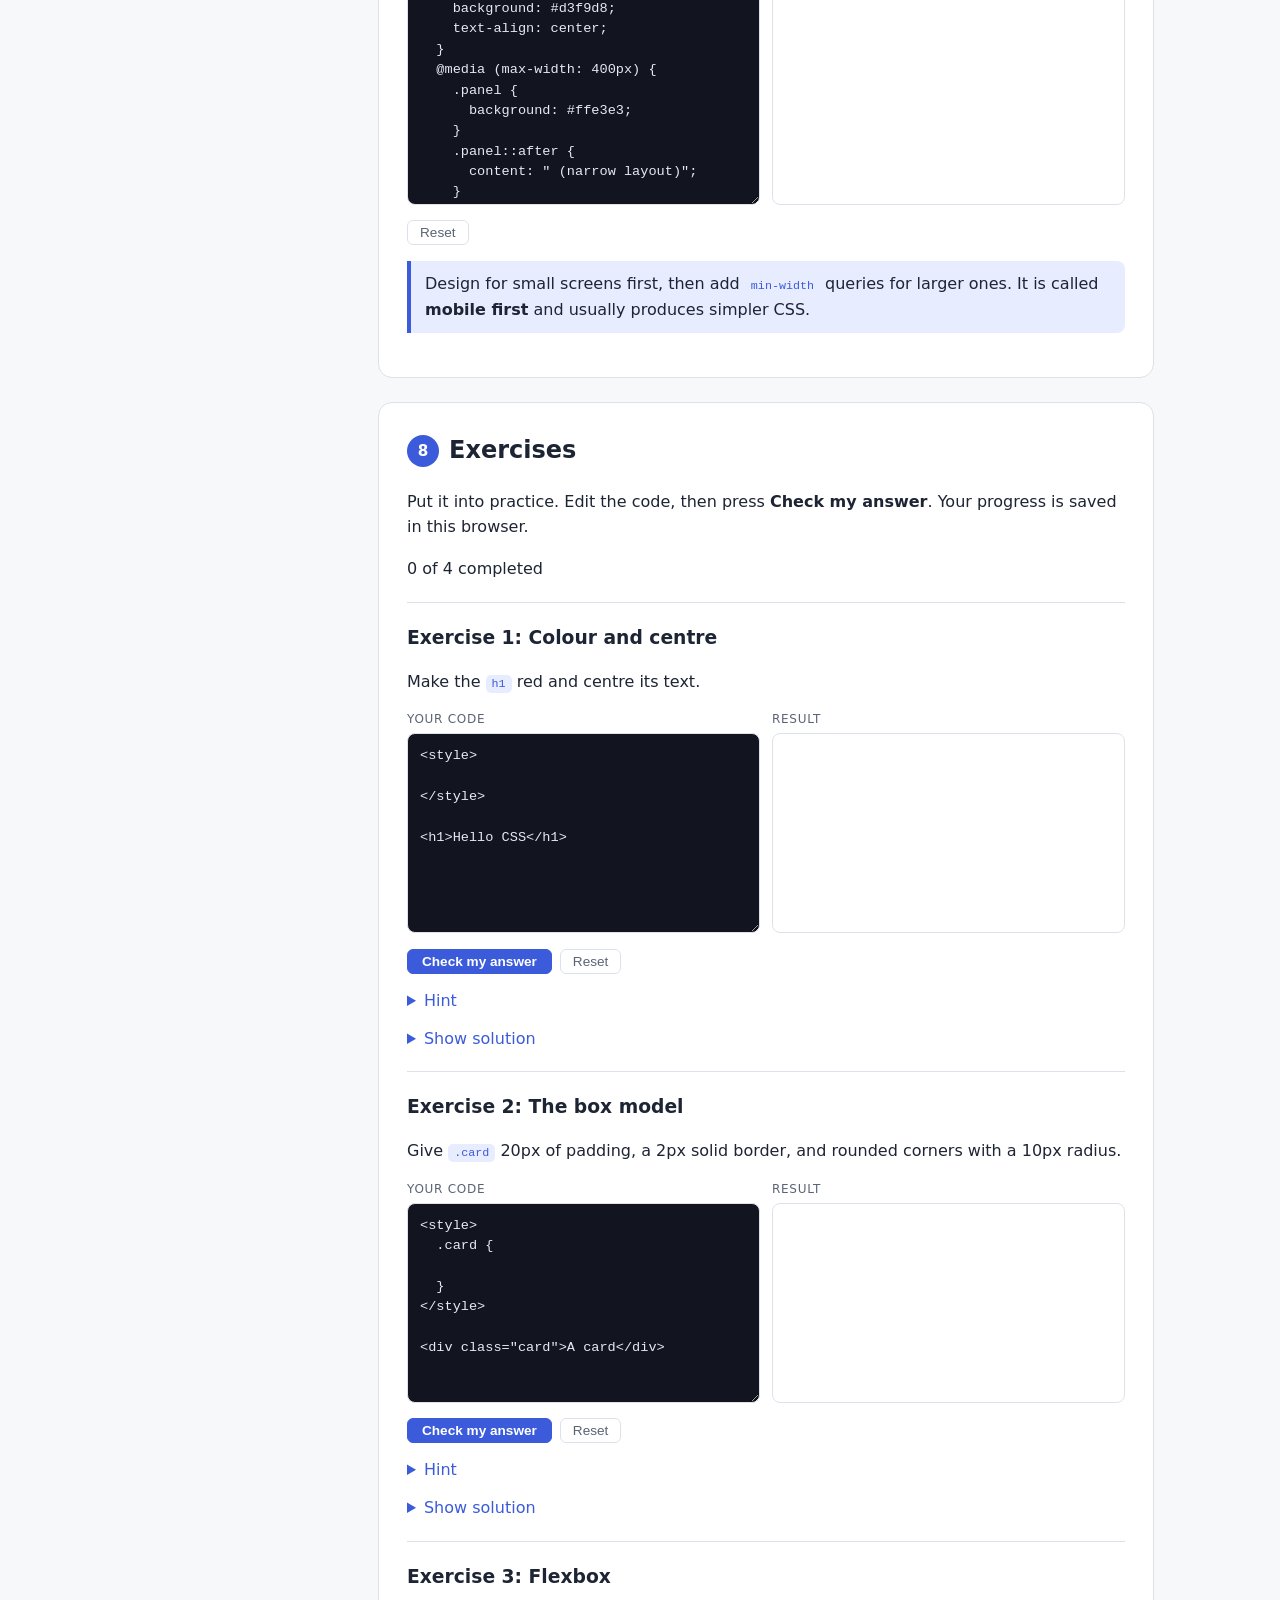
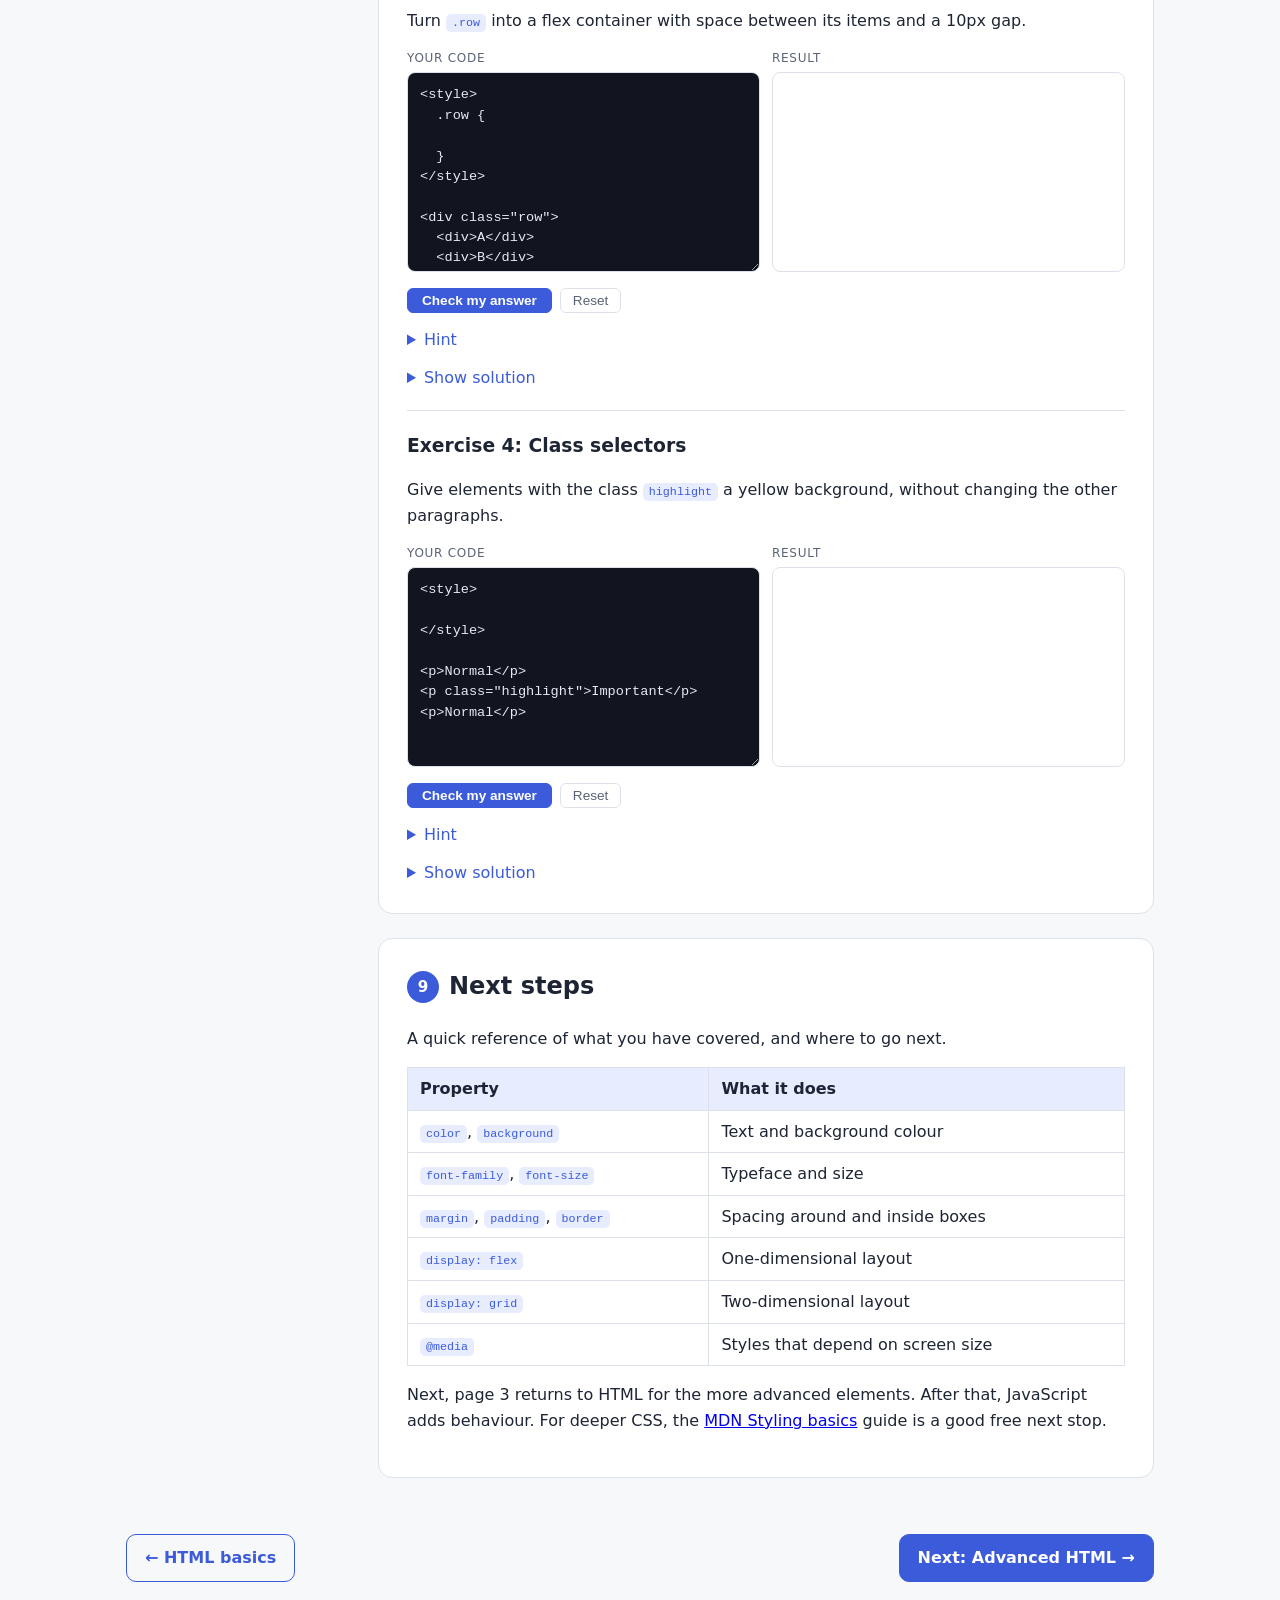
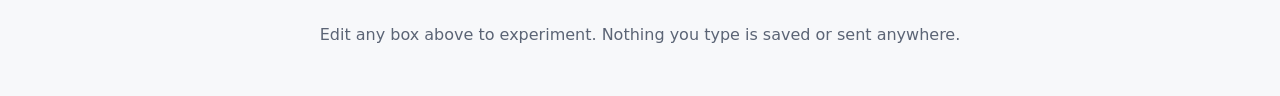
<file: css.html>
<!DOCTYPE html>
<html lang="en-GB">
<head>
<meta charset="UTF-8">
<meta name="viewport" content="width=device-width, initial-scale=1">
<title>Learn CSS</title>
<style>
  :root {
    --bg: #f7f8fa; --surface: #ffffff; --text: #1d2433; --muted: #5b6475;
    --accent: #3b5bdb; --accent-soft: #e7ecff; --border: #dde1ea; --code-bg: #12151f; --code-text: #e6e9f2;
  }
  @media (prefers-color-scheme: dark) {
    :root {
      --bg: #0f1219; --surface: #181c27; --text: #e6e9f2; --muted: #9aa3b5;
      --accent: #8da2ff; --accent-soft: #232a45; --border: #2a3042; --code-bg: #0b0d13;
    }
  }
  * { box-sizing: border-box; }
  body { margin: 0; font-family: system-ui, -apple-system, "Segoe UI", Roboto, sans-serif; background: var(--bg); color: var(--text); line-height: 1.6; }
  header { padding: 40px 16px 36px; text-align: center; background: var(--accent-soft); border-bottom: 1px solid var(--border); }
  header h1 { margin: 0 0 8px; font-size: clamp(2rem, 6vw, 3rem); }
  header p { margin: 0 auto; max-width: 560px; color: var(--muted); }
  .series { display: flex; flex-wrap: wrap; justify-content: center; gap: 8px; margin-bottom: 28px; }
  .series a { padding: 6px 14px; border-radius: 999px; border: 1px solid var(--border); background: var(--surface); color: var(--muted); text-decoration: none; font-size: 0.9rem; }
  .series a:hover { color: var(--accent); border-color: var(--accent); }
  .series a[aria-current="page"] { background: var(--accent); border-color: var(--accent); color: #fff; }
  .layout { display: grid; grid-template-columns: 220px minmax(0, 1fr); gap: 32px; max-width: 1060px; margin: 0 auto; padding: 32px 16px 32px; }
  nav.toc { position: sticky; top: 24px; align-self: start; }
  nav.toc ol { list-style: none; margin: 0; padding: 0; }
  nav.toc a { display: block; padding: 6px 12px; border-radius: 8px; color: var(--muted); text-decoration: none; font-size: 0.95rem; }
  nav.toc a:hover, nav.toc a.active { background: var(--accent-soft); color: var(--accent); }
  section { background: var(--surface); border: 1px solid var(--border); border-radius: 14px; padding: 28px; margin-bottom: 24px; }
  section h2 { margin-top: 0; }
  section h2 .num { display: inline-block; width: 32px; height: 32px; line-height: 32px; text-align: center; border-radius: 50%; background: var(--accent); color: #fff; font-size: 0.95rem; margin-right: 10px; vertical-align: middle; }
  code.inline { background: var(--accent-soft); color: var(--accent); padding: 2px 6px; border-radius: 5px; font-size: 0.9em; }
  .tip { border-left: 4px solid var(--accent); background: var(--accent-soft); padding: 10px 14px; border-radius: 0 8px 8px 0; margin: 16px 0; }
  .playground { display: grid; grid-template-columns: 1fr 1fr; gap: 12px; margin-top: 16px; }
  .pane-label { font-size: 0.75rem; text-transform: uppercase; letter-spacing: 0.06em; color: var(--muted); margin-bottom: 4px; }
  textarea, pre.static { width: 100%; background: var(--code-bg); color: var(--code-text); border: 1px solid var(--border); border-radius: 8px; padding: 12px; font-family: ui-monospace, "SF Mono", Menlo, Consolas, monospace; font-size: 0.85rem; line-height: 1.5; tab-size: 2; }
  textarea { height: 280px; resize: vertical; }
  pre.static { overflow-x: auto; margin: 16px 0 0; }
  iframe { width: 100%; height: 280px; border: 1px solid var(--border); border-radius: 8px; background: #fff; }
  textarea:focus-visible, iframe:focus-visible, button:focus-visible, a:focus-visible { outline: 2px solid var(--accent); outline-offset: 2px; }
  button.reset { margin-top: 8px; background: none; border: 1px solid var(--border); color: var(--muted); padding: 4px 12px; border-radius: 6px; cursor: pointer; font-size: 0.85rem; }
  button.reset:hover { color: var(--accent); border-color: var(--accent); }
  table.ref { border-collapse: collapse; width: 100%; margin-top: 12px; }
  table.ref th, table.ref td { border: 1px solid var(--border); padding: 8px 12px; text-align: left; }
  table.ref th { background: var(--accent-soft); }
  .pager { display: flex; justify-content: space-between; gap: 12px; max-width: 1060px; margin: 0 auto; padding: 0 16px 40px; }
  .pager a { padding: 10px 18px; border-radius: 10px; border: 1px solid var(--accent); color: var(--accent); text-decoration: none; font-weight: 600; }
  .pager a.primary { background: var(--accent); color: #fff; }
  footer { text-align: center; color: var(--muted); padding: 0 16px 48px; }
  @media (max-width: 800px) {
    .layout { grid-template-columns: 1fr; }
    nav.toc { position: static; }
    nav.toc ol { display: flex; flex-wrap: wrap; gap: 4px; }
    .playground { grid-template-columns: 1fr; }
    section { padding: 20px; }
  }
</style>
<link rel="stylesheet" href="exercises.css">
</head>
<body data-console="false">
<header>
<nav class="series" aria-label="Tutorial series"><a href="index.html">1. HTML basics</a><a href="css.html" aria-current="page">2. CSS</a><a href="advanced.html">3. Advanced HTML</a><a href="javascript.html">4. JavaScript</a><a href="sandbox.html">5. Sandbox</a><a href="cheatsheet.html">Cheat sheet</a></nav>
<h1>Learn CSS</h1>
<p>Make your HTML look good. Edit the code in each box and watch the page restyle itself.</p>
</header>
<div class="layout">
<nav class="toc" aria-label="Tutorial sections"><ol><li><a href="#what">1. What is CSS?</a></li><li><a href="#text">2. Colours and text</a></li><li><a href="#box">3. The box model</a></li><li><a href="#selectors">4. Selectors</a></li><li><a href="#flexbox">5. Flexbox layout</a></li><li><a href="#grid">6. Grid layout</a></li><li><a href="#responsive">7. Responsive design</a></li><li><a href="#exercises">8. Exercises</a></li><li><a href="#next">9. Next steps</a></li></ol></nav>
<main><section id="what"><h2><span class="num">1</span>What is CSS?</h2><p>CSS (Cascading Style Sheets) controls how HTML looks: colours, fonts, spacing and layout. A CSS rule has a <strong>selector</strong> (what to style) and <strong>declarations</strong> (how to style it), each written as <code class="inline">property: value;</code>.</p><p>CSS usually lives in a <code class="inline">&lt;style&gt;</code> element in the <code class="inline">&lt;head&gt;</code>, or in a separate <code class="inline">.css</code> file linked with <code class="inline">&lt;link rel=&quot;stylesheet&quot;&gt;</code>. These examples use <code class="inline">&lt;style&gt;</code> so everything stays in one box.</p><div class="playground"><div><div class="pane-label">HTML + CSS</div><textarea data-editor spellcheck="false" aria-label="Code editor">&lt;style&gt;
  h1 {
    color: darkorange;
  }
  p {
    color: slategray;
    font-size: 18px;
  }
&lt;/style&gt;

&lt;h1&gt;Styled heading&lt;/h1&gt;
&lt;p&gt;Every paragraph picks up the same style.&lt;/p&gt;
&lt;p&gt;So does this one.&lt;/p&gt;</textarea><button class="reset" type="button">Reset</button></div><div><div class="pane-label">Result</div><iframe title="Live preview" sandbox="allow-scripts allow-forms allow-modals"></iframe></div></div><div class="tip"><strong>Try it:</strong> change <code class="inline">darkorange</code> to <code class="inline">teal</code>, or any colour name you like.</div></section><section id="text"><h2><span class="num">2</span>Colours and text</h2><p>Colours can be names (<code class="inline">tomato</code>), hex codes (<code class="inline">#3b5bdb</code>) or <code class="inline">rgb()</code> values. Text is shaped with <code class="inline">font-family</code>, <code class="inline">font-size</code>, <code class="inline">font-weight</code>, <code class="inline">line-height</code> and <code class="inline">text-align</code>.</p><div class="playground"><div><div class="pane-label">HTML + CSS</div><textarea data-editor spellcheck="false" aria-label="Code editor">&lt;style&gt;
  body {
    background: #f4f1ea;
    font-family: Georgia, serif;
    line-height: 1.7;
  }
  h1 {
    color: #3b5bdb;
    text-align: center;
    letter-spacing: 1px;
  }
  .lead {
    font-size: 20px;
    font-weight: bold;
    color: #444;
  }
&lt;/style&gt;

&lt;h1&gt;Readable text&lt;/h1&gt;
&lt;p class=&quot;lead&quot;&gt;A generous line height makes paragraphs easier to read.&lt;/p&gt;
&lt;p&gt;Notice how the whole page picked up the font from &lt;code&gt;body&lt;/code&gt;.&lt;/p&gt;</textarea><button class="reset" type="button">Reset</button></div><div><div class="pane-label">Result</div><iframe title="Live preview" sandbox="allow-scripts allow-forms allow-modals"></iframe></div></div><div class="tip">Properties set on <code class="inline">body</code> are <strong>inherited</strong> by most elements inside it, so you rarely need to repeat font settings.</div></section><section id="box"><h2><span class="num">3</span>The box model</h2><p>Every element is a rectangular box made of four layers, from inside out: <strong>content</strong>, <code class="inline">padding</code>, <code class="inline">border</code> and <code class="inline">margin</code>. Understanding this is the key to spacing things properly.</p><p>Setting <code class="inline">box-sizing: border-box</code> makes <code class="inline">width</code> include padding and border, which is almost always what you want.</p><div class="playground"><div><div class="pane-label">HTML + CSS</div><textarea data-editor spellcheck="false" aria-label="Code editor">&lt;style&gt;
  * { box-sizing: border-box; }
  .card {
    width: 220px;
    padding: 20px;
    border: 3px solid #3b5bdb;
    border-radius: 12px;
    margin: 16px auto;
    background: #eef1ff;
  }
&lt;/style&gt;

&lt;div class=&quot;card&quot;&gt;Padding is space inside the border.&lt;/div&gt;
&lt;div class=&quot;card&quot;&gt;Margin is space outside it.&lt;/div&gt;</textarea><button class="reset" type="button">Reset</button></div><div><div class="pane-label">Result</div><iframe title="Live preview" sandbox="allow-scripts allow-forms allow-modals"></iframe></div></div><div class="tip"><strong>Challenge:</strong> change <code class="inline">margin: 16px auto</code> to <code class="inline">margin: 16px 0</code> and watch the cards move left.</div></section><section id="selectors"><h2><span class="num">4</span>Selectors</h2><p>Selectors pick which elements a rule applies to. The most common are element (<code class="inline">p</code>), class (<code class="inline">.note</code>), id (<code class="inline">#intro</code>), descendant (<code class="inline">nav a</code>) and pseudo-class (<code class="inline">a:hover</code>).</p><p>Prefer classes for styling. They are reusable and do not clash with each other the way ids can.</p><div class="playground"><div><div class="pane-label">HTML + CSS</div><textarea data-editor spellcheck="false" aria-label="Code editor">&lt;style&gt;
  p { color: #333; }
  .note { background: #fff3bf; padding: 8px 12px; }
  .note.warning { background: #ffe3e3; }
  ul a { color: #3b5bdb; text-decoration: none; }
  ul a:hover { text-decoration: underline; color: crimson; }
&lt;/style&gt;

&lt;p&gt;A normal paragraph.&lt;/p&gt;
&lt;p class=&quot;note&quot;&gt;A highlighted note.&lt;/p&gt;
&lt;p class=&quot;note warning&quot;&gt;A warning note (two classes).&lt;/p&gt;
&lt;ul&gt;
  &lt;li&gt;&lt;a href=&quot;#&quot;&gt;Hover over me&lt;/a&gt;&lt;/li&gt;
  &lt;li&gt;&lt;a href=&quot;#&quot;&gt;And me&lt;/a&gt;&lt;/li&gt;
&lt;/ul&gt;</textarea><button class="reset" type="button">Reset</button></div><div><div class="pane-label">Result</div><iframe title="Live preview" sandbox="allow-scripts allow-forms allow-modals"></iframe></div></div><div class="tip">When two rules clash, the more <strong>specific</strong> selector wins. If specificity is equal, the later rule wins. That is the "cascade".</div></section><section id="flexbox"><h2><span class="num">5</span>Flexbox layout</h2><p>Flexbox lays items out in a row or column. Put <code class="inline">display: flex</code> on the parent, then control spacing with <code class="inline">justify-content</code> (main axis), <code class="inline">align-items</code> (cross axis) and <code class="inline">gap</code>.</p><div class="playground"><div><div class="pane-label">HTML + CSS</div><textarea data-editor spellcheck="false" aria-label="Code editor">&lt;style&gt;
  .row {
    display: flex;
    justify-content: space-between;
    align-items: center;
    gap: 12px;
    padding: 12px;
    background: #eef1ff;
    border-radius: 10px;
  }
  .box {
    background: #3b5bdb;
    color: white;
    padding: 12px 18px;
    border-radius: 8px;
  }
  .box.tall { padding: 28px 18px; }
&lt;/style&gt;

&lt;div class=&quot;row&quot;&gt;
  &lt;div class=&quot;box&quot;&gt;One&lt;/div&gt;
  &lt;div class=&quot;box tall&quot;&gt;Two&lt;/div&gt;
  &lt;div class=&quot;box&quot;&gt;Three&lt;/div&gt;
&lt;/div&gt;</textarea><button class="reset" type="button">Reset</button></div><div><div class="pane-label">Result</div><iframe title="Live preview" sandbox="allow-scripts allow-forms allow-modals"></iframe></div></div><div class="tip"><strong>Try it:</strong> change <code class="inline">space-between</code> to <code class="inline">center</code>, then add <code class="inline">flex-direction: column;</code> to <code class="inline">.row</code>.</div></section><section id="grid"><h2><span class="num">6</span>Grid layout</h2><p>Grid handles two dimensions at once. Define columns with <code class="inline">grid-template-columns</code>, and the browser places children into the cells. The <code class="inline">fr</code> unit means "a fraction of the free space".</p><p>Rule of thumb: Flexbox for a single row or column, Grid when you need rows and columns together.</p><div class="playground"><div><div class="pane-label">HTML + CSS</div><textarea data-editor spellcheck="false" aria-label="Code editor">&lt;style&gt;
  .grid {
    display: grid;
    grid-template-columns: repeat(3, 1fr);
    gap: 10px;
  }
  .grid div {
    background: #8da2ff;
    padding: 20px 0;
    text-align: center;
    border-radius: 8px;
    color: #12151f;
  }
  .wide { grid-column: span 2; }
&lt;/style&gt;

&lt;div class=&quot;grid&quot;&gt;
  &lt;div class=&quot;wide&quot;&gt;Spans two columns&lt;/div&gt;
  &lt;div&gt;2&lt;/div&gt;
  &lt;div&gt;3&lt;/div&gt;
  &lt;div&gt;4&lt;/div&gt;
  &lt;div&gt;5&lt;/div&gt;
&lt;/div&gt;</textarea><button class="reset" type="button">Reset</button></div><div><div class="pane-label">Result</div><iframe title="Live preview" sandbox="allow-scripts allow-forms allow-modals"></iframe></div></div><div class="tip"><strong>Challenge:</strong> change <code class="inline">repeat(3, 1fr)</code> to <code class="inline">1fr 2fr 1fr</code>.</div></section><section id="responsive"><h2><span class="num">7</span>Responsive design</h2><p>Pages should work on phones and desktops. First, make sure your HTML has <code class="inline">&lt;meta name=&quot;viewport&quot; content=&quot;width=device-width, initial-scale=1&quot;&gt;</code>. Then use <strong>media queries</strong> to change styles at certain widths.</p><p>The preview below is narrow, so the query triggers straight away. Change <code class="inline">400px</code> to <code class="inline">200px</code> to see the other state.</p><div class="playground"><div><div class="pane-label">HTML + CSS</div><textarea data-editor spellcheck="false" aria-label="Code editor">&lt;style&gt;
  .panel {
    padding: 20px;
    background: #d3f9d8;
    text-align: center;
  }
  @media (max-width: 400px) {
    .panel {
      background: #ffe3e3;
    }
    .panel::after {
      content: &quot; (narrow layout)&quot;;
    }
  }
&lt;/style&gt;

&lt;div class=&quot;panel&quot;&gt;Responsive panel&lt;/div&gt;</textarea><button class="reset" type="button">Reset</button></div><div><div class="pane-label">Result</div><iframe title="Live preview" sandbox="allow-scripts allow-forms allow-modals"></iframe></div></div><div class="tip">Design for small screens first, then add <code class="inline">min-width</code> queries for larger ones. It is called <strong>mobile first</strong> and usually produces simpler CSS.</div></section><section id="exercises" data-page="css"><h2><span class="num">8</span>Exercises</h2><p>Put it into practice. Edit the code, then press <strong>Check my answer</strong>. Your progress is saved in this browser.</p><p class="progress" id="ex-progress"></p><div id="ex-list"></div></section><section id="next"><h2><span class="num">9</span>Next steps</h2><p>A quick reference of what you have covered, and where to go next.</p><table class="ref"><thead><tr><th>Property</th><th>What it does</th></tr></thead><tbody><tr><td><code class="inline">color</code>, <code class="inline">background</code></td><td>Text and background colour</td></tr><tr><td><code class="inline">font-family</code>, <code class="inline">font-size</code></td><td>Typeface and size</td></tr><tr><td><code class="inline">margin</code>, <code class="inline">padding</code>, <code class="inline">border</code></td><td>Spacing around and inside boxes</td></tr><tr><td><code class="inline">display: flex</code></td><td>One-dimensional layout</td></tr><tr><td><code class="inline">display: grid</code></td><td>Two-dimensional layout</td></tr><tr><td><code class="inline">@media</code></td><td>Styles that depend on screen size</td></tr></tbody></table><p>Next, page 3 returns to HTML for the more advanced elements. After that, JavaScript adds behaviour. For deeper CSS, the <a href="https://developer.mozilla.org/en-US/docs/Learn_web_development/Core/Styling_basics" target="_blank" rel="noopener">MDN Styling basics</a> guide is a good free next stop.</p></section></main>
</div>
<div class="pager"><a href="index.html">&larr; HTML basics</a><a class="primary" href="advanced.html">Next: Advanced HTML &rarr;</a></div>
<footer>Edit any box above to experiment. Nothing you type is saved or sent anywhere.</footer>
<script>
  const CONSOLE_SHIM = `<script>
    const lines = [];
    const flush = () => {
      if (!document.body) return;
      let out = document.getElementById('__console');
      if (!out) {
        out = document.createElement('pre');
        out.id = '__console';
        out.style.cssText = 'background:#12151f;color:#9be9a8;padding:8px;margin:12px 0 0;border-radius:6px;font-size:12px;white-space:pre-wrap';
        document.body.appendChild(out);
      }
      out.textContent = lines.join('\n');
    };
    console.log = (...args) => {
      lines.push(args.map((a) => (typeof a === 'object' ? JSON.stringify(a) : String(a))).join(' '));
      flush();
    };
    document.addEventListener('DOMContentLoaded', flush);
  <\/script>`;
  const BASE = '<style>body{font-family:system-ui,sans-serif;margin:12px;color:#1d2433}</style>';
  const withConsole = document.body.dataset.console === 'true';

  document.querySelectorAll('.playground').forEach((pg) => {
    const editor = pg.querySelector('[data-editor]');
    const frame = pg.querySelector('iframe');
    const reset = pg.querySelector('.reset');
    const original = editor.value;
    const render = () => {
      frame.srcdoc = BASE + (withConsole ? CONSOLE_SHIM : '') + editor.value;
    };
    editor.addEventListener('input', render);
    editor.addEventListener('keydown', (e) => {
      if (e.key !== 'Tab') return;
      e.preventDefault();
      editor.setRangeText('  ', editor.selectionStart, editor.selectionEnd, 'end');
      render();
    });
    reset.addEventListener('click', () => {
      editor.value = original;
      render();
    });
    render();
  });

  const links = [...document.querySelectorAll('nav.toc a')];
  const observer = new IntersectionObserver(
    (entries) => {
      entries.forEach((entry) => {
        if (!entry.isIntersecting) return;
        links.forEach((a) => a.classList.toggle('active', a.getAttribute('href') === '#' + entry.target.id));
      });
    },
    { rootMargin: '-30% 0px -60% 0px' }
  );
  document.querySelectorAll('section').forEach((s) => observer.observe(s));
</script>
<script src="exercises-data.js"></script>
<script src="exercises.js"></script>
</body>
</html>
</file>
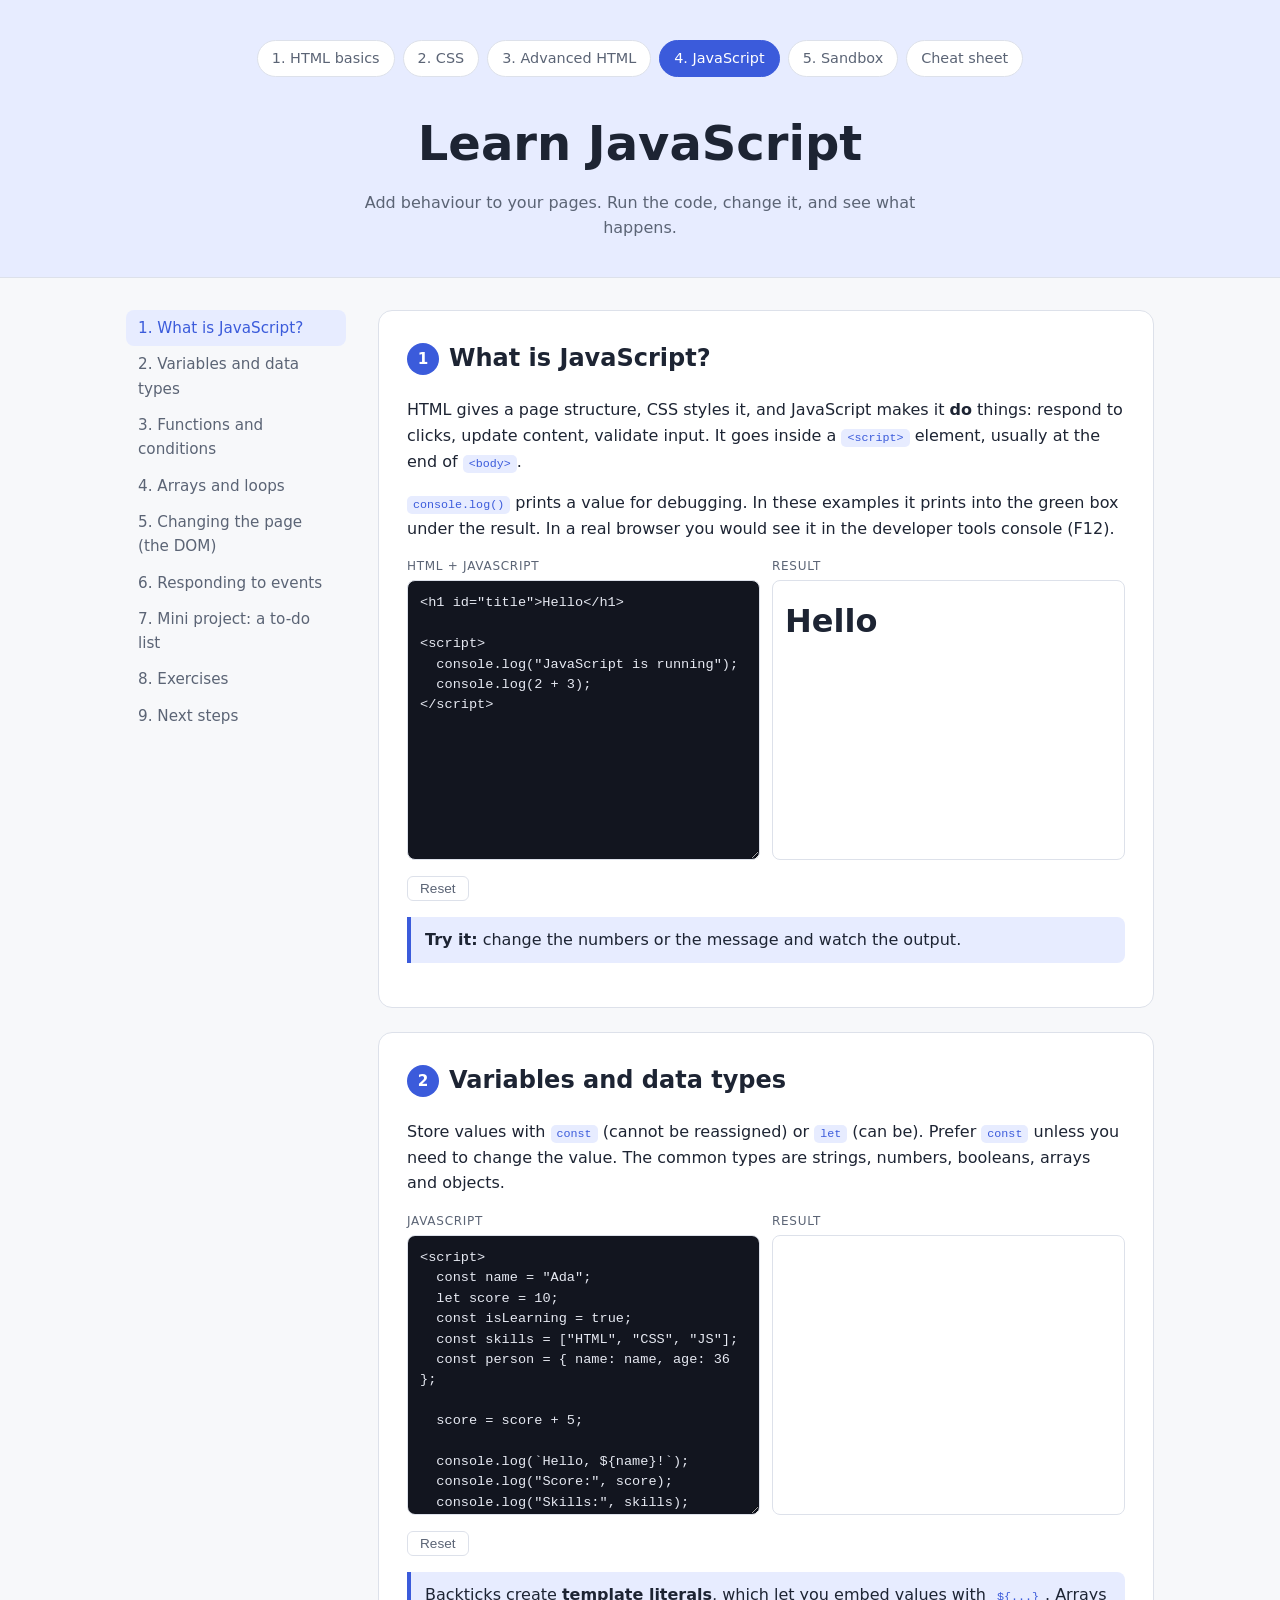
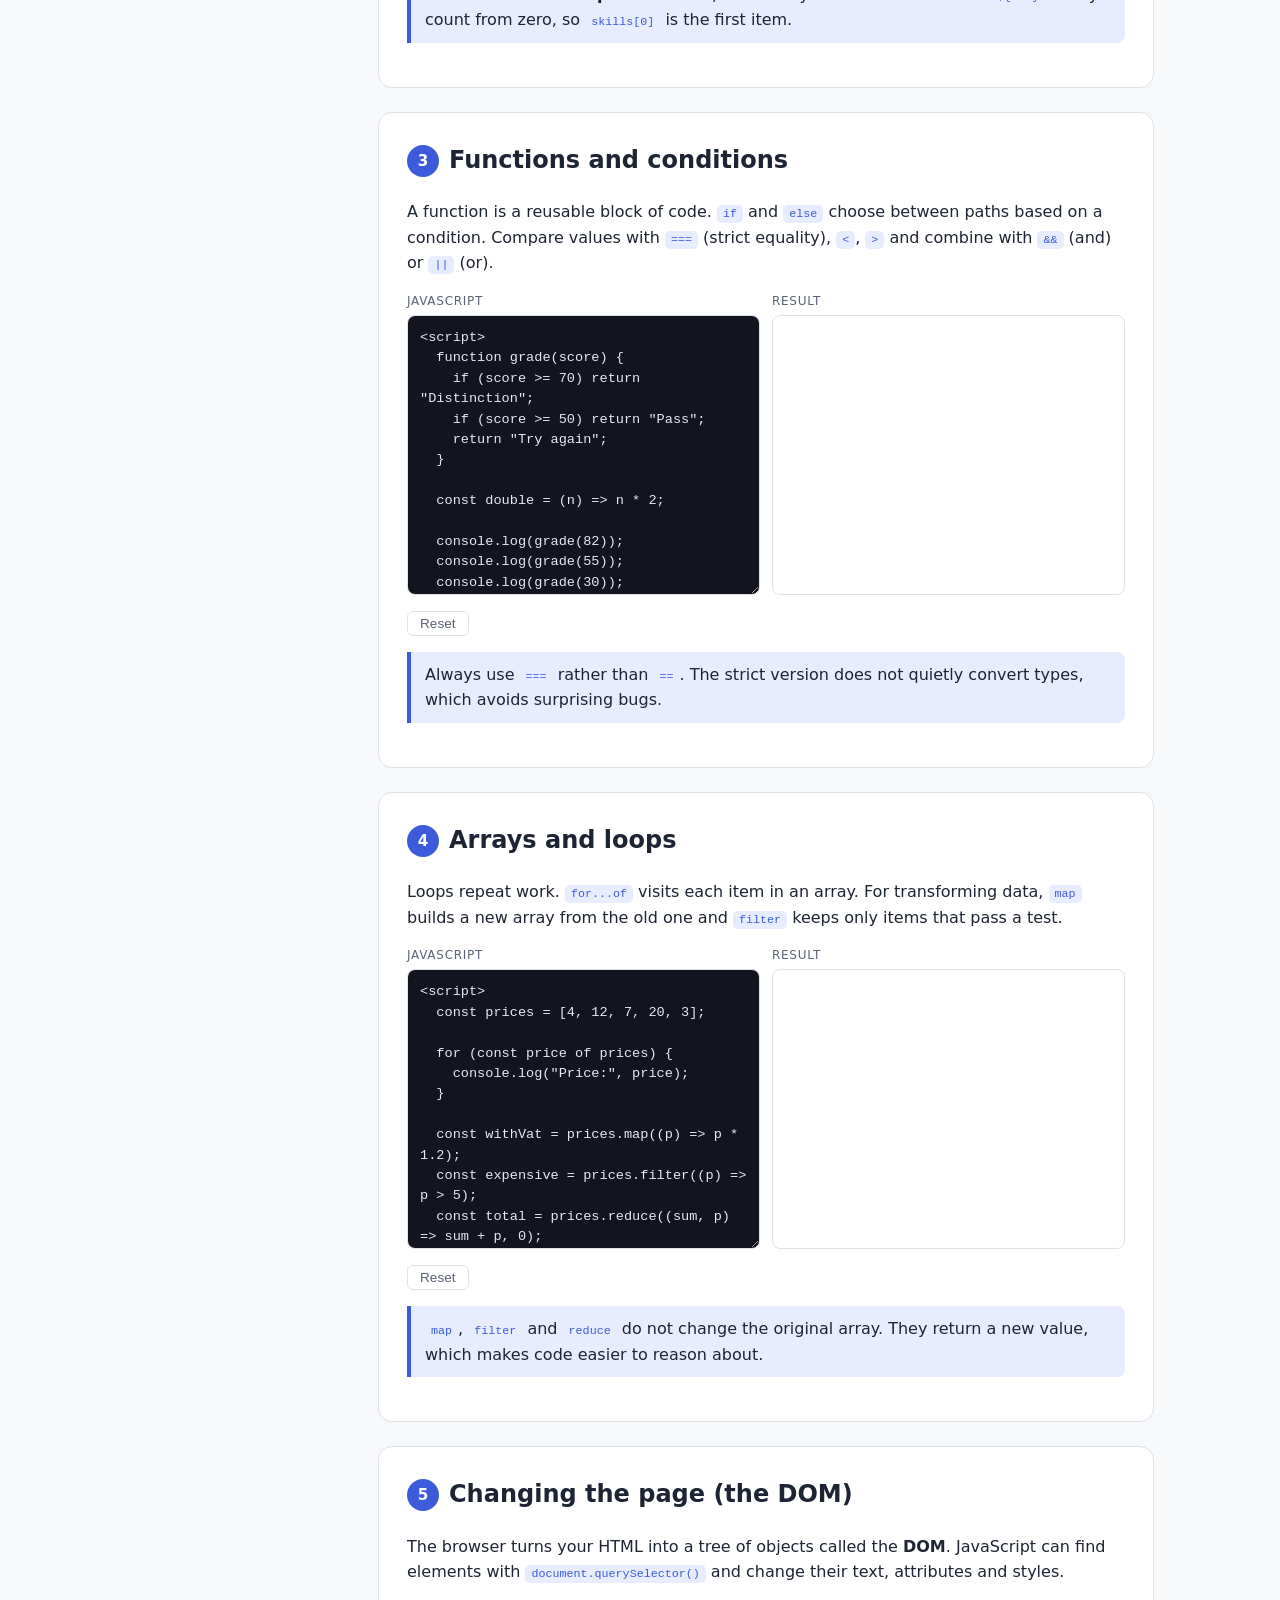
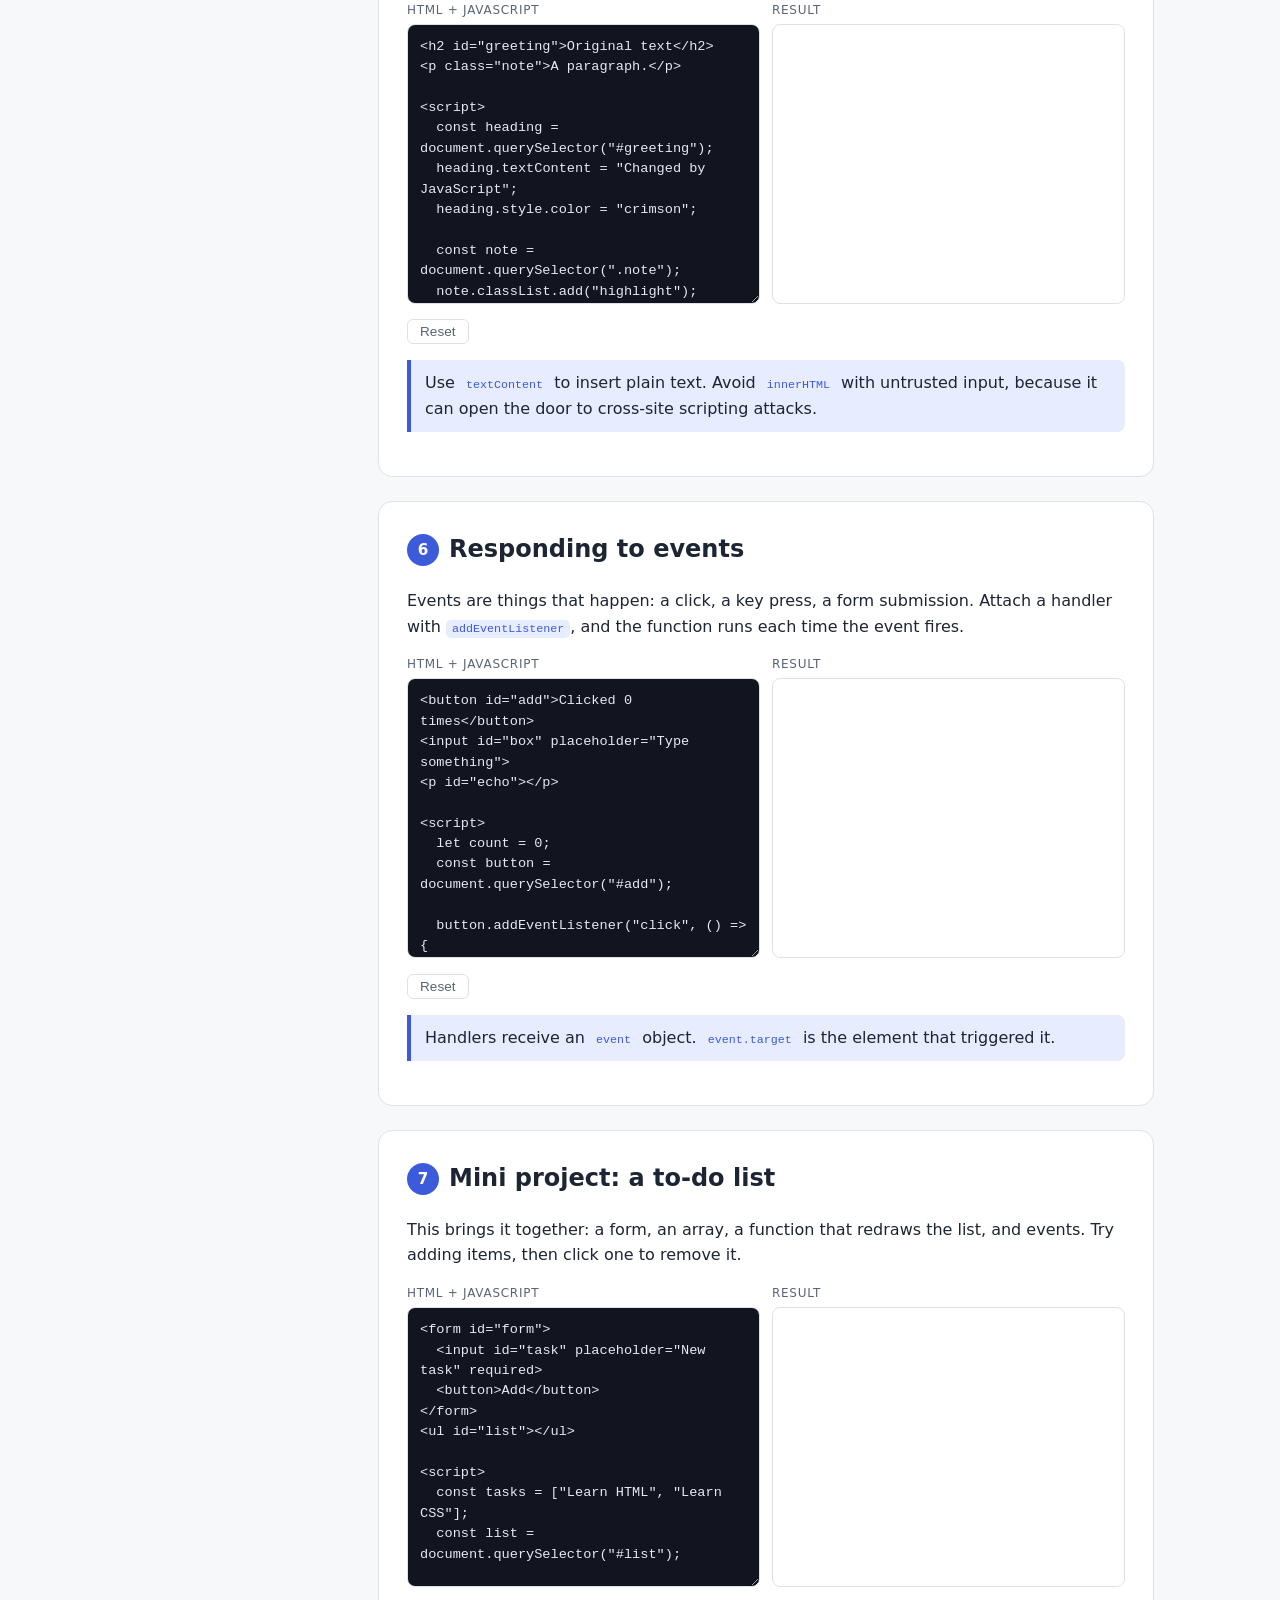
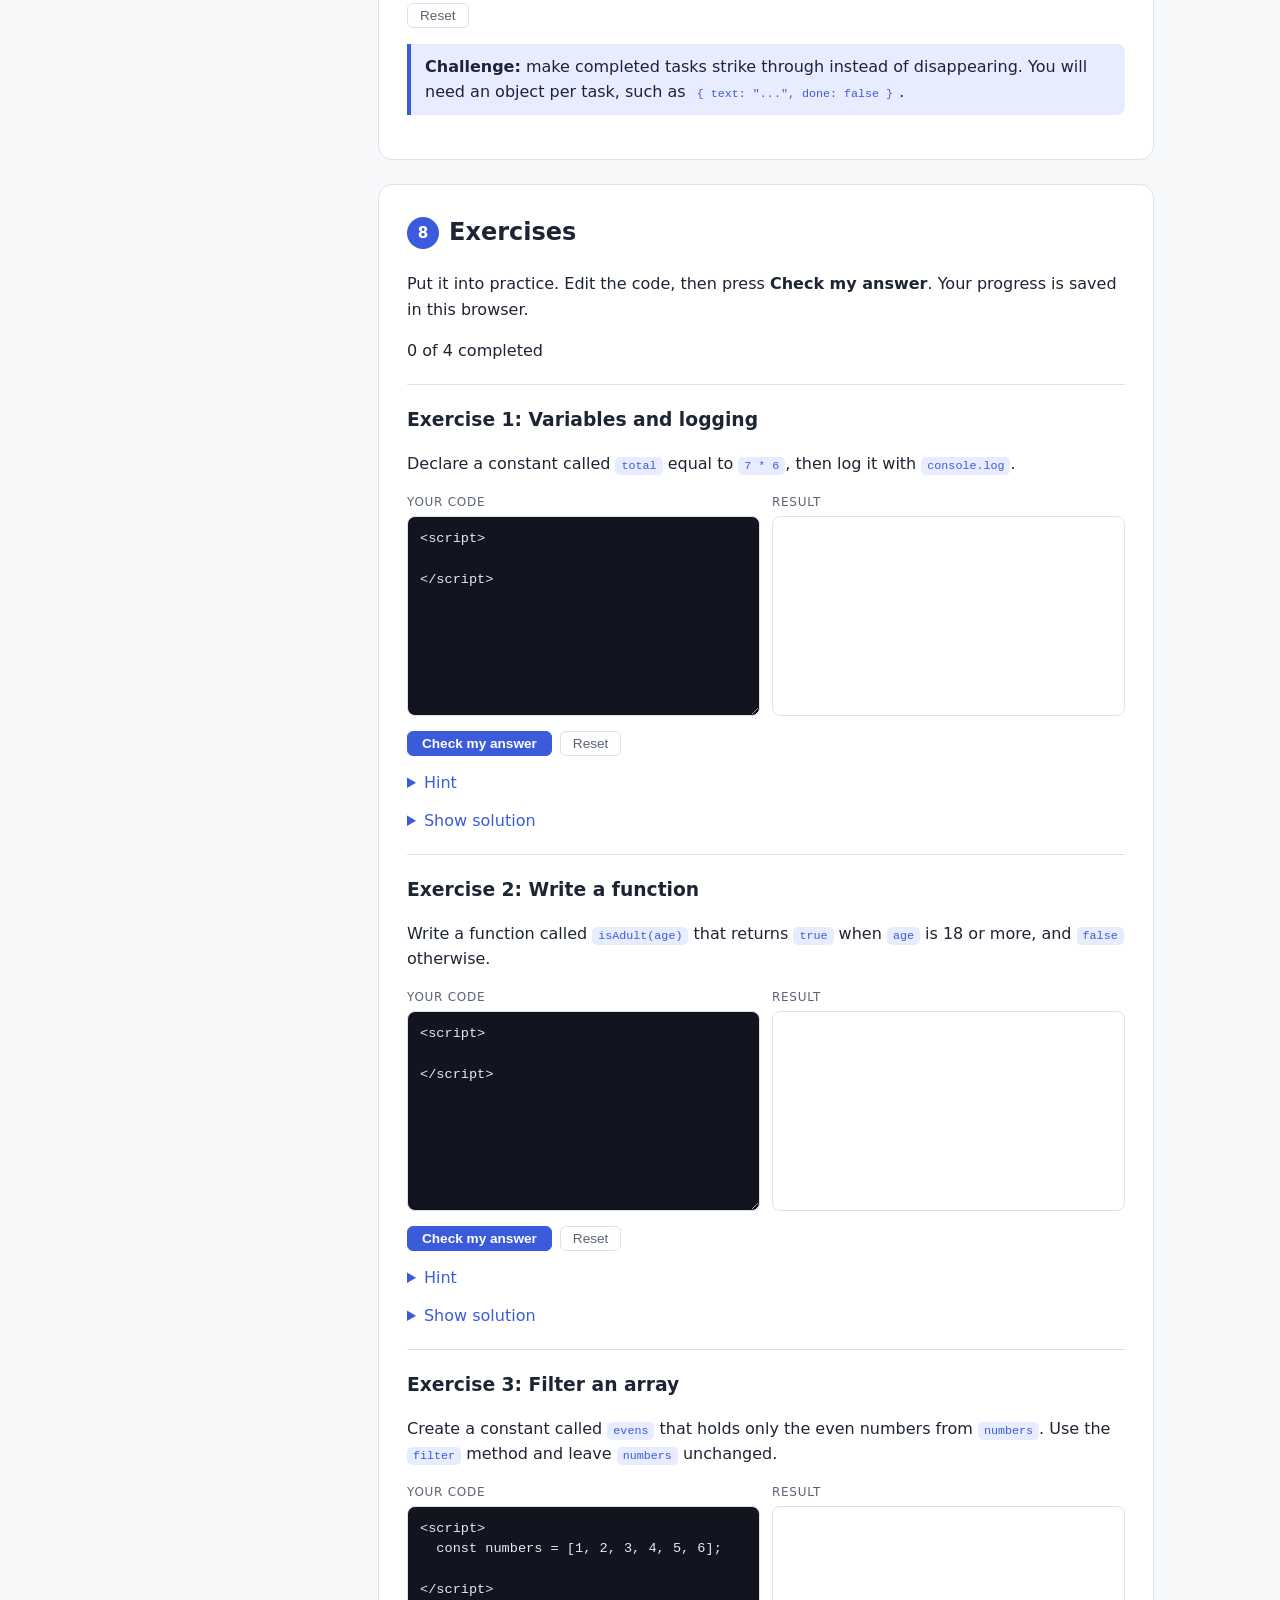
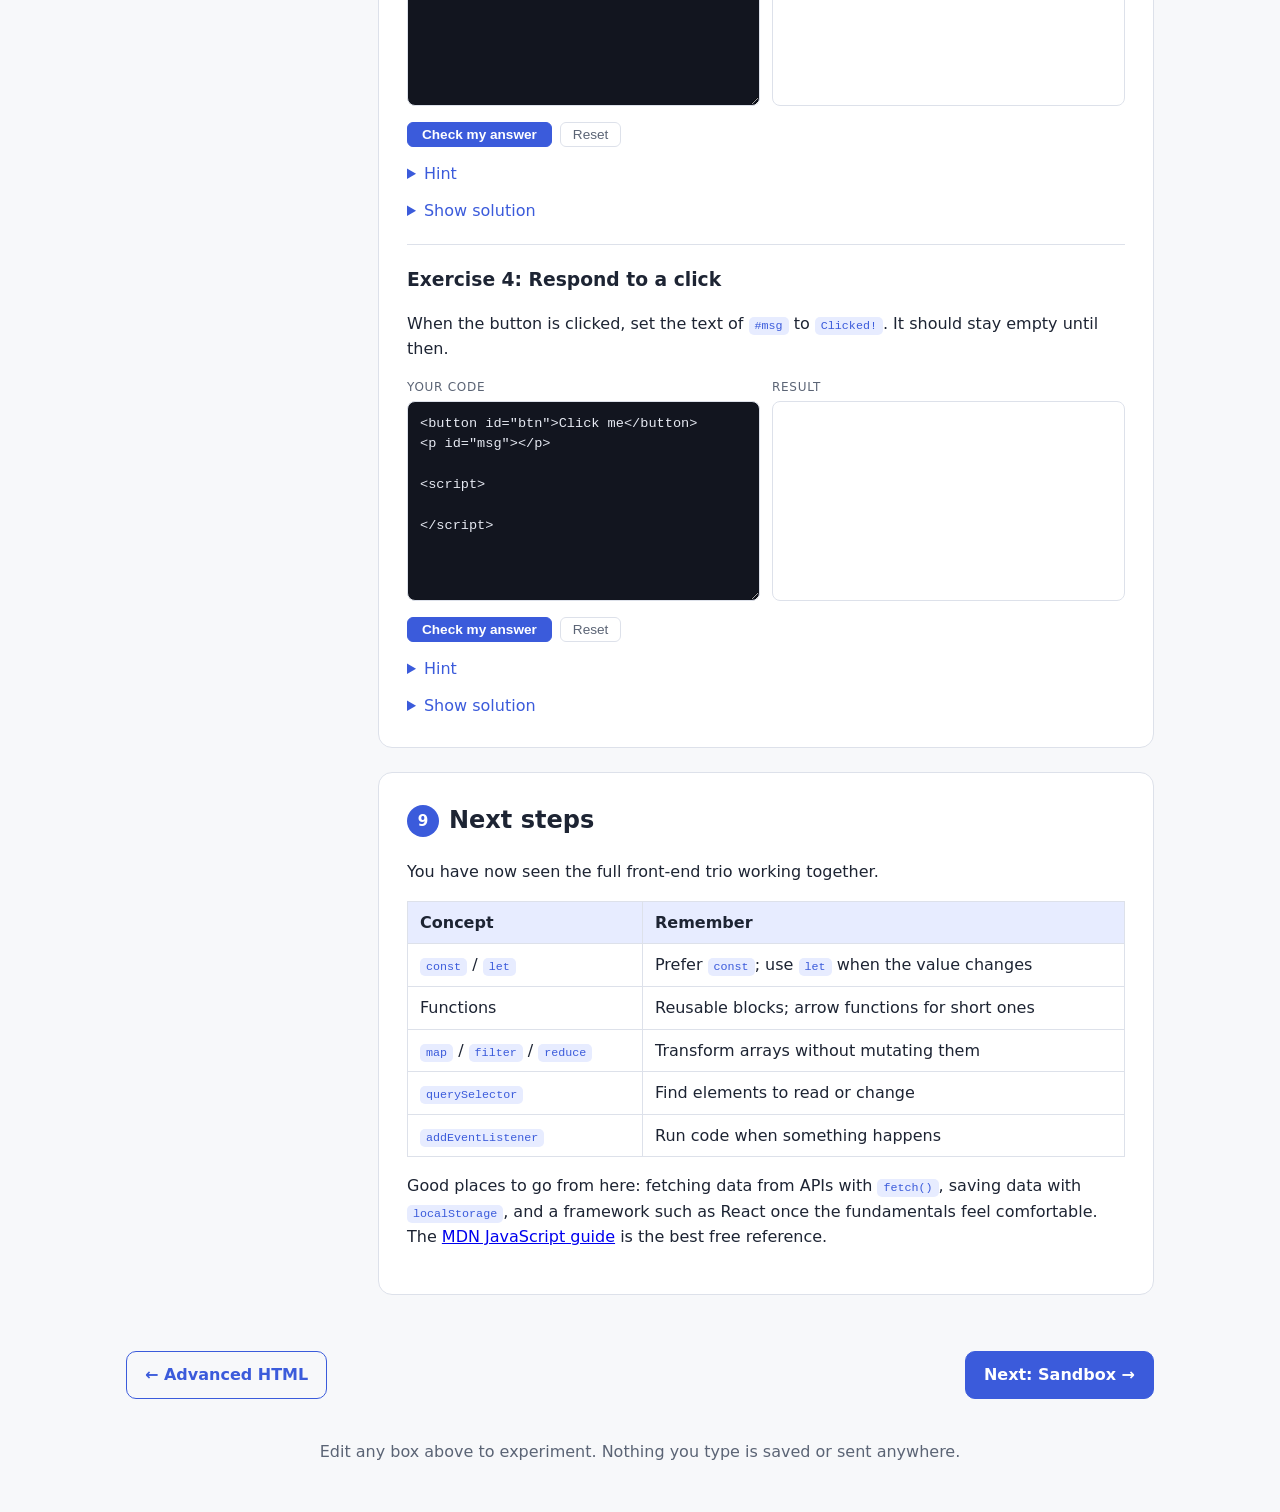
<file: javascript.html>
<!DOCTYPE html>
<html lang="en-GB">
<head>
<meta charset="UTF-8">
<meta name="viewport" content="width=device-width, initial-scale=1">
<title>Learn JavaScript</title>
<style>
  :root {
    --bg: #f7f8fa; --surface: #ffffff; --text: #1d2433; --muted: #5b6475;
    --accent: #3b5bdb; --accent-soft: #e7ecff; --border: #dde1ea; --code-bg: #12151f; --code-text: #e6e9f2;
  }
  @media (prefers-color-scheme: dark) {
    :root {
      --bg: #0f1219; --surface: #181c27; --text: #e6e9f2; --muted: #9aa3b5;
      --accent: #8da2ff; --accent-soft: #232a45; --border: #2a3042; --code-bg: #0b0d13;
    }
  }
  * { box-sizing: border-box; }
  body { margin: 0; font-family: system-ui, -apple-system, "Segoe UI", Roboto, sans-serif; background: var(--bg); color: var(--text); line-height: 1.6; }
  header { padding: 40px 16px 36px; text-align: center; background: var(--accent-soft); border-bottom: 1px solid var(--border); }
  header h1 { margin: 0 0 8px; font-size: clamp(2rem, 6vw, 3rem); }
  header p { margin: 0 auto; max-width: 560px; color: var(--muted); }
  .series { display: flex; flex-wrap: wrap; justify-content: center; gap: 8px; margin-bottom: 28px; }
  .series a { padding: 6px 14px; border-radius: 999px; border: 1px solid var(--border); background: var(--surface); color: var(--muted); text-decoration: none; font-size: 0.9rem; }
  .series a:hover { color: var(--accent); border-color: var(--accent); }
  .series a[aria-current="page"] { background: var(--accent); border-color: var(--accent); color: #fff; }
  .layout { display: grid; grid-template-columns: 220px minmax(0, 1fr); gap: 32px; max-width: 1060px; margin: 0 auto; padding: 32px 16px 32px; }
  nav.toc { position: sticky; top: 24px; align-self: start; }
  nav.toc ol { list-style: none; margin: 0; padding: 0; }
  nav.toc a { display: block; padding: 6px 12px; border-radius: 8px; color: var(--muted); text-decoration: none; font-size: 0.95rem; }
  nav.toc a:hover, nav.toc a.active { background: var(--accent-soft); color: var(--accent); }
  section { background: var(--surface); border: 1px solid var(--border); border-radius: 14px; padding: 28px; margin-bottom: 24px; }
  section h2 { margin-top: 0; }
  section h2 .num { display: inline-block; width: 32px; height: 32px; line-height: 32px; text-align: center; border-radius: 50%; background: var(--accent); color: #fff; font-size: 0.95rem; margin-right: 10px; vertical-align: middle; }
  code.inline { background: var(--accent-soft); color: var(--accent); padding: 2px 6px; border-radius: 5px; font-size: 0.9em; }
  .tip { border-left: 4px solid var(--accent); background: var(--accent-soft); padding: 10px 14px; border-radius: 0 8px 8px 0; margin: 16px 0; }
  .playground { display: grid; grid-template-columns: 1fr 1fr; gap: 12px; margin-top: 16px; }
  .pane-label { font-size: 0.75rem; text-transform: uppercase; letter-spacing: 0.06em; color: var(--muted); margin-bottom: 4px; }
  textarea, pre.static { width: 100%; background: var(--code-bg); color: var(--code-text); border: 1px solid var(--border); border-radius: 8px; padding: 12px; font-family: ui-monospace, "SF Mono", Menlo, Consolas, monospace; font-size: 0.85rem; line-height: 1.5; tab-size: 2; }
  textarea { height: 280px; resize: vertical; }
  pre.static { overflow-x: auto; margin: 16px 0 0; }
  iframe { width: 100%; height: 280px; border: 1px solid var(--border); border-radius: 8px; background: #fff; }
  textarea:focus-visible, iframe:focus-visible, button:focus-visible, a:focus-visible { outline: 2px solid var(--accent); outline-offset: 2px; }
  button.reset { margin-top: 8px; background: none; border: 1px solid var(--border); color: var(--muted); padding: 4px 12px; border-radius: 6px; cursor: pointer; font-size: 0.85rem; }
  button.reset:hover { color: var(--accent); border-color: var(--accent); }
  table.ref { border-collapse: collapse; width: 100%; margin-top: 12px; }
  table.ref th, table.ref td { border: 1px solid var(--border); padding: 8px 12px; text-align: left; }
  table.ref th { background: var(--accent-soft); }
  .pager { display: flex; justify-content: space-between; gap: 12px; max-width: 1060px; margin: 0 auto; padding: 0 16px 40px; }
  .pager a { padding: 10px 18px; border-radius: 10px; border: 1px solid var(--accent); color: var(--accent); text-decoration: none; font-weight: 600; }
  .pager a.primary { background: var(--accent); color: #fff; }
  footer { text-align: center; color: var(--muted); padding: 0 16px 48px; }
  @media (max-width: 800px) {
    .layout { grid-template-columns: 1fr; }
    nav.toc { position: static; }
    nav.toc ol { display: flex; flex-wrap: wrap; gap: 4px; }
    .playground { grid-template-columns: 1fr; }
    section { padding: 20px; }
  }
</style>
<link rel="stylesheet" href="exercises.css">
</head>
<body data-console="true">
<header>
<nav class="series" aria-label="Tutorial series"><a href="index.html">1. HTML basics</a><a href="css.html">2. CSS</a><a href="advanced.html">3. Advanced HTML</a><a href="javascript.html" aria-current="page">4. JavaScript</a><a href="sandbox.html">5. Sandbox</a><a href="cheatsheet.html">Cheat sheet</a></nav>
<h1>Learn JavaScript</h1>
<p>Add behaviour to your pages. Run the code, change it, and see what happens.</p>
</header>
<div class="layout">
<nav class="toc" aria-label="Tutorial sections"><ol><li><a href="#what">1. What is JavaScript?</a></li><li><a href="#variables">2. Variables and data types</a></li><li><a href="#functions">3. Functions and conditions</a></li><li><a href="#arrays">4. Arrays and loops</a></li><li><a href="#dom">5. Changing the page (the DOM)</a></li><li><a href="#events">6. Responding to events</a></li><li><a href="#project">7. Mini project: a to-do list</a></li><li><a href="#exercises">8. Exercises</a></li><li><a href="#next">9. Next steps</a></li></ol></nav>
<main><section id="what"><h2><span class="num">1</span>What is JavaScript?</h2><p>HTML gives a page structure, CSS styles it, and JavaScript makes it <strong>do</strong> things: respond to clicks, update content, validate input. It goes inside a <code class="inline">&lt;script&gt;</code> element, usually at the end of <code class="inline">&lt;body&gt;</code>.</p><p><code class="inline">console.log()</code> prints a value for debugging. In these examples it prints into the green box under the result. In a real browser you would see it in the developer tools console (F12).</p><div class="playground"><div><div class="pane-label">HTML + JavaScript</div><textarea data-editor spellcheck="false" aria-label="Code editor">&lt;h1 id=&quot;title&quot;&gt;Hello&lt;/h1&gt;

&lt;script&gt;
  console.log(&quot;JavaScript is running&quot;);
  console.log(2 + 3);
&lt;/script&gt;</textarea><button class="reset" type="button">Reset</button></div><div><div class="pane-label">Result</div><iframe title="Live preview" sandbox="allow-scripts allow-forms allow-modals"></iframe></div></div><div class="tip"><strong>Try it:</strong> change the numbers or the message and watch the output.</div></section><section id="variables"><h2><span class="num">2</span>Variables and data types</h2><p>Store values with <code class="inline">const</code> (cannot be reassigned) or <code class="inline">let</code> (can be). Prefer <code class="inline">const</code> unless you need to change the value. The common types are strings, numbers, booleans, arrays and objects.</p><div class="playground"><div><div class="pane-label">JavaScript</div><textarea data-editor spellcheck="false" aria-label="Code editor">&lt;script&gt;
  const name = &quot;Ada&quot;;
  let score = 10;
  const isLearning = true;
  const skills = [&quot;HTML&quot;, &quot;CSS&quot;, &quot;JS&quot;];
  const person = { name: name, age: 36 };

  score = score + 5;

  console.log(`Hello, ${name}!`);
  console.log(&quot;Score:&quot;, score);
  console.log(&quot;Skills:&quot;, skills);
  console.log(&quot;First skill:&quot;, skills[0]);
  console.log(&quot;Age:&quot;, person.age);
  console.log(typeof isLearning);
&lt;/script&gt;</textarea><button class="reset" type="button">Reset</button></div><div><div class="pane-label">Result</div><iframe title="Live preview" sandbox="allow-scripts allow-forms allow-modals"></iframe></div></div><div class="tip">Backticks create <strong>template literals</strong>, which let you embed values with <code class="inline">${...}</code>. Arrays count from zero, so <code class="inline">skills[0]</code> is the first item.</div></section><section id="functions"><h2><span class="num">3</span>Functions and conditions</h2><p>A function is a reusable block of code. <code class="inline">if</code> and <code class="inline">else</code> choose between paths based on a condition. Compare values with <code class="inline">===</code> (strict equality), <code class="inline">&lt;</code>, <code class="inline">&gt;</code> and combine with <code class="inline">&amp;&amp;</code> (and) or <code class="inline">||</code> (or).</p><div class="playground"><div><div class="pane-label">JavaScript</div><textarea data-editor spellcheck="false" aria-label="Code editor">&lt;script&gt;
  function grade(score) {
    if (score &gt;= 70) return &quot;Distinction&quot;;
    if (score &gt;= 50) return &quot;Pass&quot;;
    return &quot;Try again&quot;;
  }

  const double = (n) =&gt; n * 2;

  console.log(grade(82));
  console.log(grade(55));
  console.log(grade(30));
  console.log(double(21));
&lt;/script&gt;</textarea><button class="reset" type="button">Reset</button></div><div><div class="pane-label">Result</div><iframe title="Live preview" sandbox="allow-scripts allow-forms allow-modals"></iframe></div></div><div class="tip">Always use <code class="inline">===</code> rather than <code class="inline">==</code>. The strict version does not quietly convert types, which avoids surprising bugs.</div></section><section id="arrays"><h2><span class="num">4</span>Arrays and loops</h2><p>Loops repeat work. <code class="inline">for...of</code> visits each item in an array. For transforming data, <code class="inline">map</code> builds a new array from the old one and <code class="inline">filter</code> keeps only items that pass a test.</p><div class="playground"><div><div class="pane-label">JavaScript</div><textarea data-editor spellcheck="false" aria-label="Code editor">&lt;script&gt;
  const prices = [4, 12, 7, 20, 3];

  for (const price of prices) {
    console.log(&quot;Price:&quot;, price);
  }

  const withVat = prices.map((p) =&gt; p * 1.2);
  const expensive = prices.filter((p) =&gt; p &gt; 5);
  const total = prices.reduce((sum, p) =&gt; sum + p, 0);

  console.log(&quot;With VAT:&quot;, withVat);
  console.log(&quot;Over 5:&quot;, expensive);
  console.log(&quot;Total:&quot;, total);
&lt;/script&gt;</textarea><button class="reset" type="button">Reset</button></div><div><div class="pane-label">Result</div><iframe title="Live preview" sandbox="allow-scripts allow-forms allow-modals"></iframe></div></div><div class="tip"><code class="inline">map</code>, <code class="inline">filter</code> and <code class="inline">reduce</code> do not change the original array. They return a new value, which makes code easier to reason about.</div></section><section id="dom"><h2><span class="num">5</span>Changing the page (the DOM)</h2><p>The browser turns your HTML into a tree of objects called the <strong>DOM</strong>. JavaScript can find elements with <code class="inline">document.querySelector()</code> and change their text, attributes and styles.</p><div class="playground"><div><div class="pane-label">HTML + JavaScript</div><textarea data-editor spellcheck="false" aria-label="Code editor">&lt;h2 id=&quot;greeting&quot;&gt;Original text&lt;/h2&gt;
&lt;p class=&quot;note&quot;&gt;A paragraph.&lt;/p&gt;

&lt;script&gt;
  const heading = document.querySelector(&quot;#greeting&quot;);
  heading.textContent = &quot;Changed by JavaScript&quot;;
  heading.style.color = &quot;crimson&quot;;

  const note = document.querySelector(&quot;.note&quot;);
  note.classList.add(&quot;highlight&quot;);
  note.textContent = &quot;This paragraph was edited too.&quot;;
&lt;/script&gt;

&lt;style&gt;.highlight { background: #fff3bf; padding: 6px; }&lt;/style&gt;</textarea><button class="reset" type="button">Reset</button></div><div><div class="pane-label">Result</div><iframe title="Live preview" sandbox="allow-scripts allow-forms allow-modals"></iframe></div></div><div class="tip">Use <code class="inline">textContent</code> to insert plain text. Avoid <code class="inline">innerHTML</code> with untrusted input, because it can open the door to cross-site scripting attacks.</div></section><section id="events"><h2><span class="num">6</span>Responding to events</h2><p>Events are things that happen: a click, a key press, a form submission. Attach a handler with <code class="inline">addEventListener</code>, and the function runs each time the event fires.</p><div class="playground"><div><div class="pane-label">HTML + JavaScript</div><textarea data-editor spellcheck="false" aria-label="Code editor">&lt;button id=&quot;add&quot;&gt;Clicked 0 times&lt;/button&gt;
&lt;input id=&quot;box&quot; placeholder=&quot;Type something&quot;&gt;
&lt;p id=&quot;echo&quot;&gt;&lt;/p&gt;

&lt;script&gt;
  let count = 0;
  const button = document.querySelector(&quot;#add&quot;);

  button.addEventListener(&quot;click&quot;, () =&gt; {
    count += 1;
    button.textContent = `Clicked ${count} times`;
  });

  document.querySelector(&quot;#box&quot;).addEventListener(&quot;input&quot;, (event) =&gt; {
    document.querySelector(&quot;#echo&quot;).textContent = &quot;You typed: &quot; + event.target.value;
  });
&lt;/script&gt;</textarea><button class="reset" type="button">Reset</button></div><div><div class="pane-label">Result</div><iframe title="Live preview" sandbox="allow-scripts allow-forms allow-modals"></iframe></div></div><div class="tip">Handlers receive an <code class="inline">event</code> object. <code class="inline">event.target</code> is the element that triggered it.</div></section><section id="project"><h2><span class="num">7</span>Mini project: a to-do list</h2><p>This brings it together: a form, an array, a function that redraws the list, and events. Try adding items, then click one to remove it.</p><div class="playground"><div><div class="pane-label">HTML + JavaScript</div><textarea data-editor spellcheck="false" aria-label="Code editor">&lt;form id=&quot;form&quot;&gt;
  &lt;input id=&quot;task&quot; placeholder=&quot;New task&quot; required&gt;
  &lt;button&gt;Add&lt;/button&gt;
&lt;/form&gt;
&lt;ul id=&quot;list&quot;&gt;&lt;/ul&gt;

&lt;script&gt;
  const tasks = [&quot;Learn HTML&quot;, &quot;Learn CSS&quot;];
  const list = document.querySelector(&quot;#list&quot;);

  function render() {
    list.replaceChildren();
    tasks.forEach((task, index) =&gt; {
      const li = document.createElement(&quot;li&quot;);
      li.textContent = task;
      li.style.cursor = &quot;pointer&quot;;
      li.title = &quot;Click to remove&quot;;
      li.addEventListener(&quot;click&quot;, () =&gt; {
        tasks.splice(index, 1);
        render();
      });
      list.appendChild(li);
    });
  }

  document.querySelector(&quot;#form&quot;).addEventListener(&quot;submit&quot;, (event) =&gt; {
    event.preventDefault();
    const input = document.querySelector(&quot;#task&quot;);
    tasks.push(input.value.trim());
    input.value = &quot;&quot;;
    render();
  });

  render();
&lt;/script&gt;</textarea><button class="reset" type="button">Reset</button></div><div><div class="pane-label">Result</div><iframe title="Live preview" sandbox="allow-scripts allow-forms allow-modals"></iframe></div></div><div class="tip"><strong>Challenge:</strong> make completed tasks strike through instead of disappearing. You will need an object per task, such as <code class="inline">{ text: &quot;...&quot;, done: false }</code>.</div></section><section id="exercises" data-page="javascript"><h2><span class="num">8</span>Exercises</h2><p>Put it into practice. Edit the code, then press <strong>Check my answer</strong>. Your progress is saved in this browser.</p><p class="progress" id="ex-progress"></p><div id="ex-list"></div></section><section id="next"><h2><span class="num">9</span>Next steps</h2><p>You have now seen the full front-end trio working together.</p><table class="ref"><thead><tr><th>Concept</th><th>Remember</th></tr></thead><tbody><tr><td><code class="inline">const</code> / <code class="inline">let</code></td><td>Prefer <code class="inline">const</code>; use <code class="inline">let</code> when the value changes</td></tr><tr><td>Functions</td><td>Reusable blocks; arrow functions for short ones</td></tr><tr><td><code class="inline">map</code> / <code class="inline">filter</code> / <code class="inline">reduce</code></td><td>Transform arrays without mutating them</td></tr><tr><td><code class="inline">querySelector</code></td><td>Find elements to read or change</td></tr><tr><td><code class="inline">addEventListener</code></td><td>Run code when something happens</td></tr></tbody></table><p>Good places to go from here: fetching data from APIs with <code class="inline">fetch()</code>, saving data with <code class="inline">localStorage</code>, and a framework such as React once the fundamentals feel comfortable. The <a href="https://developer.mozilla.org/en-US/docs/Learn_web_development/Core/Scripting" target="_blank" rel="noopener">MDN JavaScript guide</a> is the best free reference.</p></section></main>
</div>
<div class="pager"><a href="advanced.html">&larr; Advanced HTML</a><a class="primary" href="sandbox.html">Next: Sandbox &rarr;</a></div>
<footer>Edit any box above to experiment. Nothing you type is saved or sent anywhere.</footer>
<script>
  const CONSOLE_SHIM = `<script>
    const lines = [];
    const flush = () => {
      if (!document.body) return;
      let out = document.getElementById('__console');
      if (!out) {
        out = document.createElement('pre');
        out.id = '__console';
        out.style.cssText = 'background:#12151f;color:#9be9a8;padding:8px;margin:12px 0 0;border-radius:6px;font-size:12px;white-space:pre-wrap';
        document.body.appendChild(out);
      }
      out.textContent = lines.join('\n');
    };
    console.log = (...args) => {
      lines.push(args.map((a) => (typeof a === 'object' ? JSON.stringify(a) : String(a))).join(' '));
      flush();
    };
    document.addEventListener('DOMContentLoaded', flush);
  <\/script>`;
  const BASE = '<style>body{font-family:system-ui,sans-serif;margin:12px;color:#1d2433}</style>';
  const withConsole = document.body.dataset.console === 'true';

  document.querySelectorAll('.playground').forEach((pg) => {
    const editor = pg.querySelector('[data-editor]');
    const frame = pg.querySelector('iframe');
    const reset = pg.querySelector('.reset');
    const original = editor.value;
    const render = () => {
      frame.srcdoc = BASE + (withConsole ? CONSOLE_SHIM : '') + editor.value;
    };
    editor.addEventListener('input', render);
    editor.addEventListener('keydown', (e) => {
      if (e.key !== 'Tab') return;
      e.preventDefault();
      editor.setRangeText('  ', editor.selectionStart, editor.selectionEnd, 'end');
      render();
    });
    reset.addEventListener('click', () => {
      editor.value = original;
      render();
    });
    render();
  });

  const links = [...document.querySelectorAll('nav.toc a')];
  const observer = new IntersectionObserver(
    (entries) => {
      entries.forEach((entry) => {
        if (!entry.isIntersecting) return;
        links.forEach((a) => a.classList.toggle('active', a.getAttribute('href') === '#' + entry.target.id));
      });
    },
    { rootMargin: '-30% 0px -60% 0px' }
  );
  document.querySelectorAll('section').forEach((s) => observer.observe(s));
</script>
<script src="exercises-data.js"></script>
<script src="exercises.js"></script>
</body>
</html>
</file>
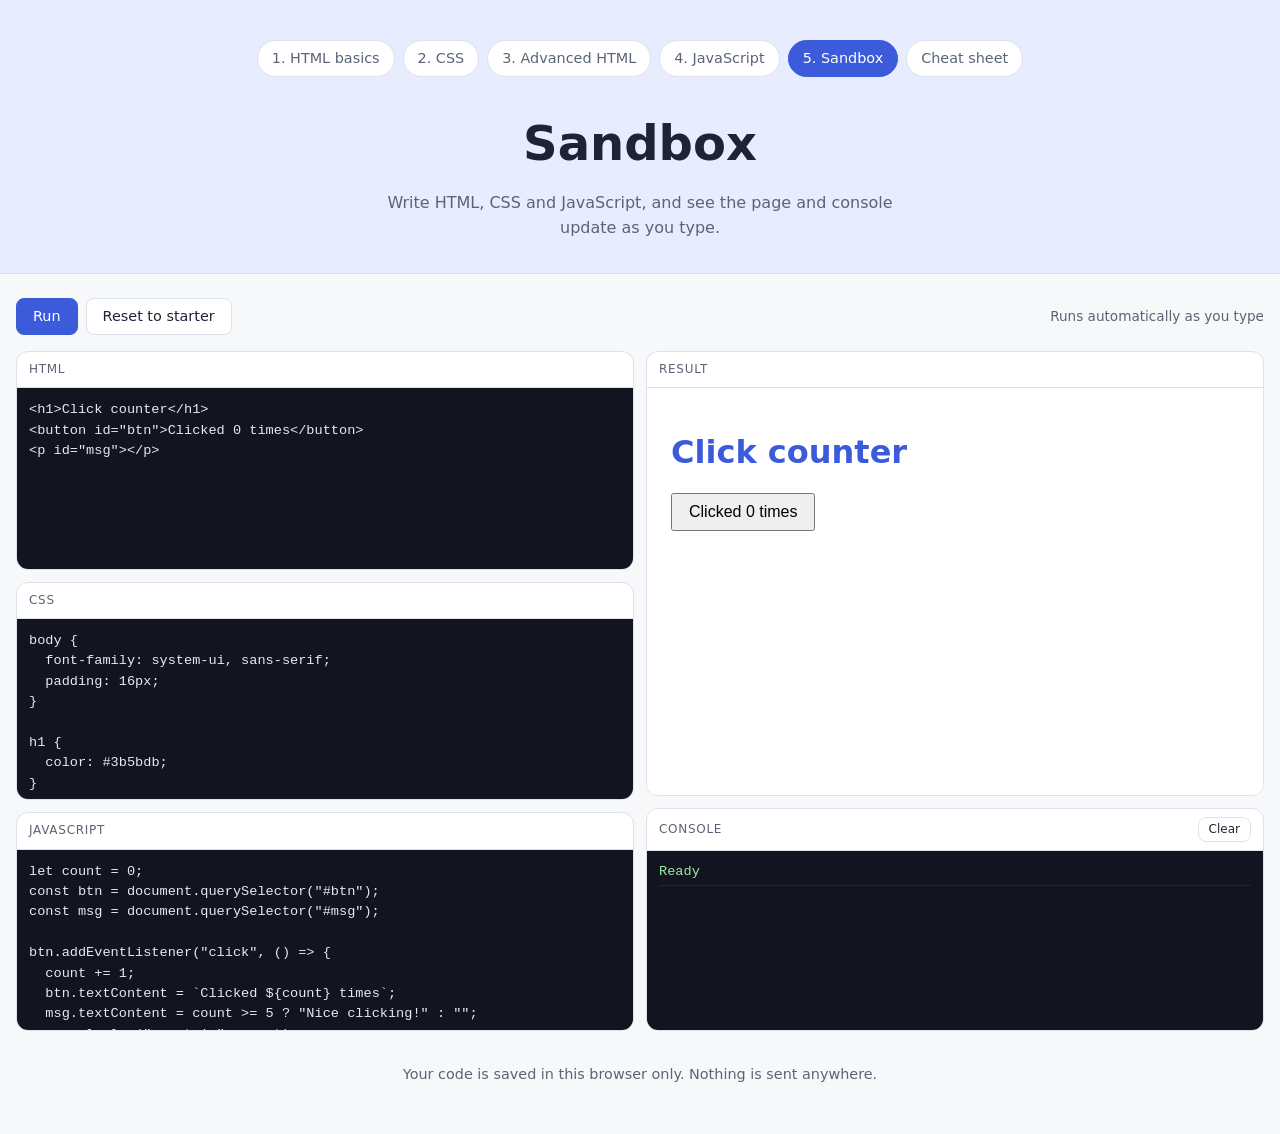
<file: sandbox.html>
<!DOCTYPE html>
<html lang="en-GB">
<head>
<meta charset="UTF-8">
<meta name="viewport" content="width=device-width, initial-scale=1">
<title>Sandbox</title>
<style>
  :root {
    --bg: #f7f8fa; --surface: #ffffff; --text: #1d2433; --muted: #5b6475;
    --accent: #3b5bdb; --accent-soft: #e7ecff; --border: #dde1ea; --code-bg: #12151f; --code-text: #e6e9f2;
    --warn: #f0b429; --error: #ff6b6b; --ok: #9be9a8;
  }
  @media (prefers-color-scheme: dark) {
    :root {
      --bg: #0f1219; --surface: #181c27; --text: #e6e9f2; --muted: #9aa3b5;
      --accent: #8da2ff; --accent-soft: #232a45; --border: #2a3042; --code-bg: #0b0d13;
    }
  }
  * { box-sizing: border-box; }
  body { margin: 0; font-family: system-ui, -apple-system, "Segoe UI", Roboto, sans-serif; background: var(--bg); color: var(--text); line-height: 1.6; }
  header { padding: 40px 16px 32px; text-align: center; background: var(--accent-soft); border-bottom: 1px solid var(--border); }
  header h1 { margin: 0 0 8px; font-size: clamp(2rem, 6vw, 3rem); }
  header p { margin: 0 auto; max-width: 560px; color: var(--muted); }
  .series { display: flex; flex-wrap: wrap; justify-content: center; gap: 8px; margin-bottom: 28px; }
  .series a { padding: 6px 14px; border-radius: 999px; border: 1px solid var(--border); background: var(--surface); color: var(--muted); text-decoration: none; font-size: 0.9rem; }
  .series a:hover { color: var(--accent); border-color: var(--accent); }
  .series a[aria-current="page"] { background: var(--accent); border-color: var(--accent); color: #fff; }
  main { max-width: 1280px; margin: 0 auto; padding: 24px 16px 16px; }
  .toolbar { display: flex; flex-wrap: wrap; align-items: center; gap: 8px; margin-bottom: 16px; }
  .toolbar .spacer { flex: 1; }
  .toolbar .status { color: var(--muted); font-size: 0.85rem; }
  button { font: inherit; font-size: 0.9rem; padding: 6px 16px; border-radius: 8px; border: 1px solid var(--border); background: var(--surface); color: var(--text); cursor: pointer; }
  button:hover { border-color: var(--accent); color: var(--accent); }
  button.primary { background: var(--accent); border-color: var(--accent); color: #fff; }
  button.primary:hover { color: #fff; opacity: 0.9; }
  button:focus-visible, textarea:focus-visible, iframe:focus-visible, a:focus-visible { outline: 2px solid var(--accent); outline-offset: 2px; }
  .workspace { display: grid; grid-template-columns: repeat(2, minmax(0, 1fr)); gap: 12px; height: max(560px, calc(100vh - 220px)); }
  .col { display: flex; flex-direction: column; gap: 12px; min-height: 0; }
  .col > .pane { flex: 1 1 0; min-height: 0; }
  .col.outputs > .pane:first-child { flex-grow: 2; }
  .pane { display: flex; flex-direction: column; background: var(--surface); border: 1px solid var(--border); border-radius: 12px; overflow: hidden; }
  .pane-head { display: flex; justify-content: space-between; align-items: center; padding: 8px 12px; border-bottom: 1px solid var(--border); font-size: 0.75rem; text-transform: uppercase; letter-spacing: 0.06em; color: var(--muted); }
  .pane-head button { padding: 2px 10px; font-size: 0.75rem; text-transform: none; letter-spacing: 0; }
  textarea { flex: 1; min-height: 0; width: 100%; resize: none; border: 0; background: var(--code-bg); color: var(--code-text); padding: 12px; font-family: ui-monospace, "SF Mono", Menlo, Consolas, monospace; font-size: 0.85rem; line-height: 1.5; tab-size: 2; }
  iframe { flex: 1; min-height: 0; width: 100%; border: 0; background: #fff; }
  #console { flex: 1; min-height: 0; overflow-y: auto; margin: 0; padding: 8px 12px; background: var(--code-bg); color: var(--ok); font-family: ui-monospace, "SF Mono", Menlo, Consolas, monospace; font-size: 0.85rem; }
  #console:empty::before { content: "Nothing logged yet. Try console.log(\"hello\") in the JavaScript box."; color: var(--muted); }
  #console .line { white-space: pre-wrap; word-break: break-word; padding: 2px 0; border-bottom: 1px solid #ffffff10; }
  #console .warn { color: var(--warn); }
  #console .error { color: var(--error); }
  footer { text-align: center; color: var(--muted); padding: 16px 16px 48px; font-size: 0.9rem; }
  @media (max-width: 900px) {
    .workspace { grid-template-columns: 1fr; height: auto; }
    .col > .pane { flex: none; height: 260px; }
    .col.outputs > .pane:first-child { height: 320px; }
  }
</style>
</head>
<body>
<header>
  <nav class="series" aria-label="Tutorial series">
    <a href="index.html">1. HTML basics</a>
    <a href="css.html">2. CSS</a>
    <a href="advanced.html">3. Advanced HTML</a>
    <a href="javascript.html">4. JavaScript</a>
    <a href="sandbox.html" aria-current="page">5. Sandbox</a><a href="cheatsheet.html">Cheat sheet</a>
  </nav>
  <h1>Sandbox</h1>
  <p>Write HTML, CSS and JavaScript, and see the page and console update as you type.</p>
</header>

<main>
  <div class="toolbar">
    <button id="run" class="primary" type="button">Run</button>
    <button id="reset" type="button">Reset to starter</button>
    <span class="spacer"></span>
    <span class="status" id="status">Runs automatically as you type</span>
  </div>

  <div class="workspace">
    <div class="col editors">
    <div class="pane">
      <div class="pane-head"><span>HTML</span></div>
      <textarea id="html" spellcheck="false" aria-label="HTML editor"></textarea>
    </div>
    <div class="pane">
      <div class="pane-head"><span>CSS</span></div>
      <textarea id="css" spellcheck="false" aria-label="CSS editor"></textarea>
    </div>
    <div class="pane">
      <div class="pane-head"><span>JavaScript</span></div>
      <textarea id="js" spellcheck="false" aria-label="JavaScript editor"></textarea>
    </div>
    </div>

    <div class="col outputs">
    <div class="pane">
      <div class="pane-head"><span>Result</span></div>
      <iframe id="preview" title="Rendered page" sandbox="allow-scripts allow-forms allow-modals"></iframe>
    </div>
    <div class="pane">
      <div class="pane-head"><span>Console</span><button id="clear" type="button">Clear</button></div>
      <div id="console" role="log" aria-live="polite"></div>
    </div>
    </div>
  </div>
</main>

<footer>Your code is saved in this browser only. Nothing is sent anywhere.</footer>

<script>
  const STORAGE_KEY = 'html-tutorial-sandbox';
  const STARTER = {
    html: '<h1>Click counter</h1>\n<button id="btn">Clicked 0 times</button>\n<p id="msg"></p>',
    css: 'body {\n  font-family: system-ui, sans-serif;\n  padding: 16px;\n}\n\nh1 {\n  color: #3b5bdb;\n}\n\nbutton {\n  padding: 8px 16px;\n  font-size: 16px;\n}',
    js: 'let count = 0;\nconst btn = document.querySelector("#btn");\nconst msg = document.querySelector("#msg");\n\nbtn.addEventListener("click", () => {\n  count += 1;\n  btn.textContent = `Clicked ${count} times`;\n  msg.textContent = count >= 5 ? "Nice clicking!" : "";\n  console.log("count is", count);\n});\n\nconsole.log("Ready");',
  };

  const SHIM = `<script>
    (() => {
      const fmt = (v) => {
        if (v instanceof Error) return v.message;
        if (typeof v === 'object' && v !== null) {
          try { return JSON.stringify(v); } catch { return String(v); }
        }
        return String(v);
      };
      const send = (level, args) => parent.postMessage({ source: 'sandbox', level, text: args.map(fmt).join(' ') }, '*');
      ['log', 'info', 'warn', 'error'].forEach((level) => {
        console[level] = (...args) => send(level, args);
      });
      window.addEventListener('error', (e) => send('error', [e.message]));
      window.addEventListener('unhandledrejection', (e) => send('error', ['Unhandled promise rejection: ' + fmt(e.reason)]));
    })();
  <\/script>`;

  const editors = {
    html: document.getElementById('html'),
    css: document.getElementById('css'),
    js: document.getElementById('js'),
  };
  const frame = document.getElementById('preview');
  const consoleEl = document.getElementById('console');
  const statusEl = document.getElementById('status');

  const load = () => {
    try {
      return JSON.parse(localStorage.getItem(STORAGE_KEY)) ?? STARTER;
    } catch {
      return STARTER;
    }
  };

  const save = () => {
    try {
      localStorage.setItem(STORAGE_KEY, JSON.stringify(read()));
    } catch {
      statusEl.textContent = 'Could not save in this browser';
    }
  };

  const read = () => ({ html: editors.html.value, css: editors.css.value, js: editors.js.value });

  const run = () => {
    const { html, css, js } = read();
    consoleEl.replaceChildren();
    const safeJs = js.replace(/<\/script/gi, '<\\/script');
    frame.srcdoc =
      '<!DOCTYPE html><html><head><meta charset="UTF-8"><style>' + css + '</style></head><body>' +
      html + SHIM + '<script>' + safeJs + '<\/script></body></html>';
    save();
  };

  let timer;
  const schedule = () => {
    clearTimeout(timer);
    timer = setTimeout(run, 400);
  };

  window.addEventListener('message', (event) => {
    const data = event.data;
    if (event.source !== frame.contentWindow || !data || data.source !== 'sandbox') return;
    const line = document.createElement('div');
    line.className = 'line ' + data.level;
    line.textContent = data.text;
    consoleEl.appendChild(line);
    consoleEl.scrollTop = consoleEl.scrollHeight;
  });

  Object.values(editors).forEach((editor) => {
    editor.addEventListener('input', schedule);
    editor.addEventListener('keydown', (e) => {
      if (e.key !== 'Tab') return;
      e.preventDefault();
      editor.setRangeText('  ', editor.selectionStart, editor.selectionEnd, 'end');
      schedule();
    });
  });

  document.getElementById('run').addEventListener('click', run);
  document.getElementById('clear').addEventListener('click', () => consoleEl.replaceChildren());
  document.getElementById('reset').addEventListener('click', () => {
    if (!confirm('Replace your code with the starter example?')) return;
    Object.entries(STARTER).forEach(([key, value]) => { editors[key].value = value; });
    run();
  });

  const initial = load();
  Object.entries(initial).forEach(([key, value]) => { editors[key].value = value; });
  run();
</script>
</body>
</html>
</file>
<file: exercises.css>
.exercise {
  border-top: 1px solid var(--border);
  padding-top: 20px;
  margin-top: 20px;
}
.exercise h3 { margin: 0 0 6px; }
.exercise .badge {
  margin-left: 10px;
  padding: 2px 10px;
  border-radius: 999px;
  background: #2f9e44;
  color: #fff;
  font-size: 0.75rem;
  font-weight: 600;
  vertical-align: middle;
}
.exercise .actions { display: flex; gap: 8px; margin-top: 8px; }
.exercise .actions button.reset { margin-top: 0; }
.exercise button.check {
  background: var(--accent);
  border: 1px solid var(--accent);
  color: #fff;
  padding: 4px 14px;
  border-radius: 6px;
  cursor: pointer;
  font-size: 0.85rem;
  font-weight: 600;
}
.exercise button.check:hover { opacity: 0.9; }
.exercise .playground iframe { height: 200px; }
.exercise .playground textarea { height: 200px; }
.exercise .console-out {
  margin: 8px 0 0;
  padding: 8px 12px;
  background: var(--code-bg);
  color: #9be9a8;
  border-radius: 8px;
  font-size: 0.8rem;
  white-space: pre-wrap;
}
.exercise .results { list-style: none; margin: 14px 0 0; padding: 0; }
.exercise .results li { padding: 3px 0; }
.exercise .results .pass { color: #2f9e44; }
.exercise .results .fail { color: #e03131; }
.exercise .results .pending { color: var(--muted); }
.exercise .results .summary { font-weight: 600; margin-top: 6px; }
.exercise pre.static {
  overflow-x: auto;
  margin: 8px 0 0;
  padding: 12px;
  background: var(--code-bg);
  color: var(--code-text);
  border: 1px solid var(--border);
  border-radius: 8px;
  font-family: ui-monospace, "SF Mono", Menlo, Consolas, monospace;
  font-size: 0.85rem;
  line-height: 1.5;
}
.exercise details { margin-top: 12px; }
.exercise summary { cursor: pointer; color: var(--accent); }
@media (prefers-color-scheme: dark) {
  .exercise .results .pass { color: #69db7c; }
  .exercise .results .fail { color: #ff8787; }
}
</file>
